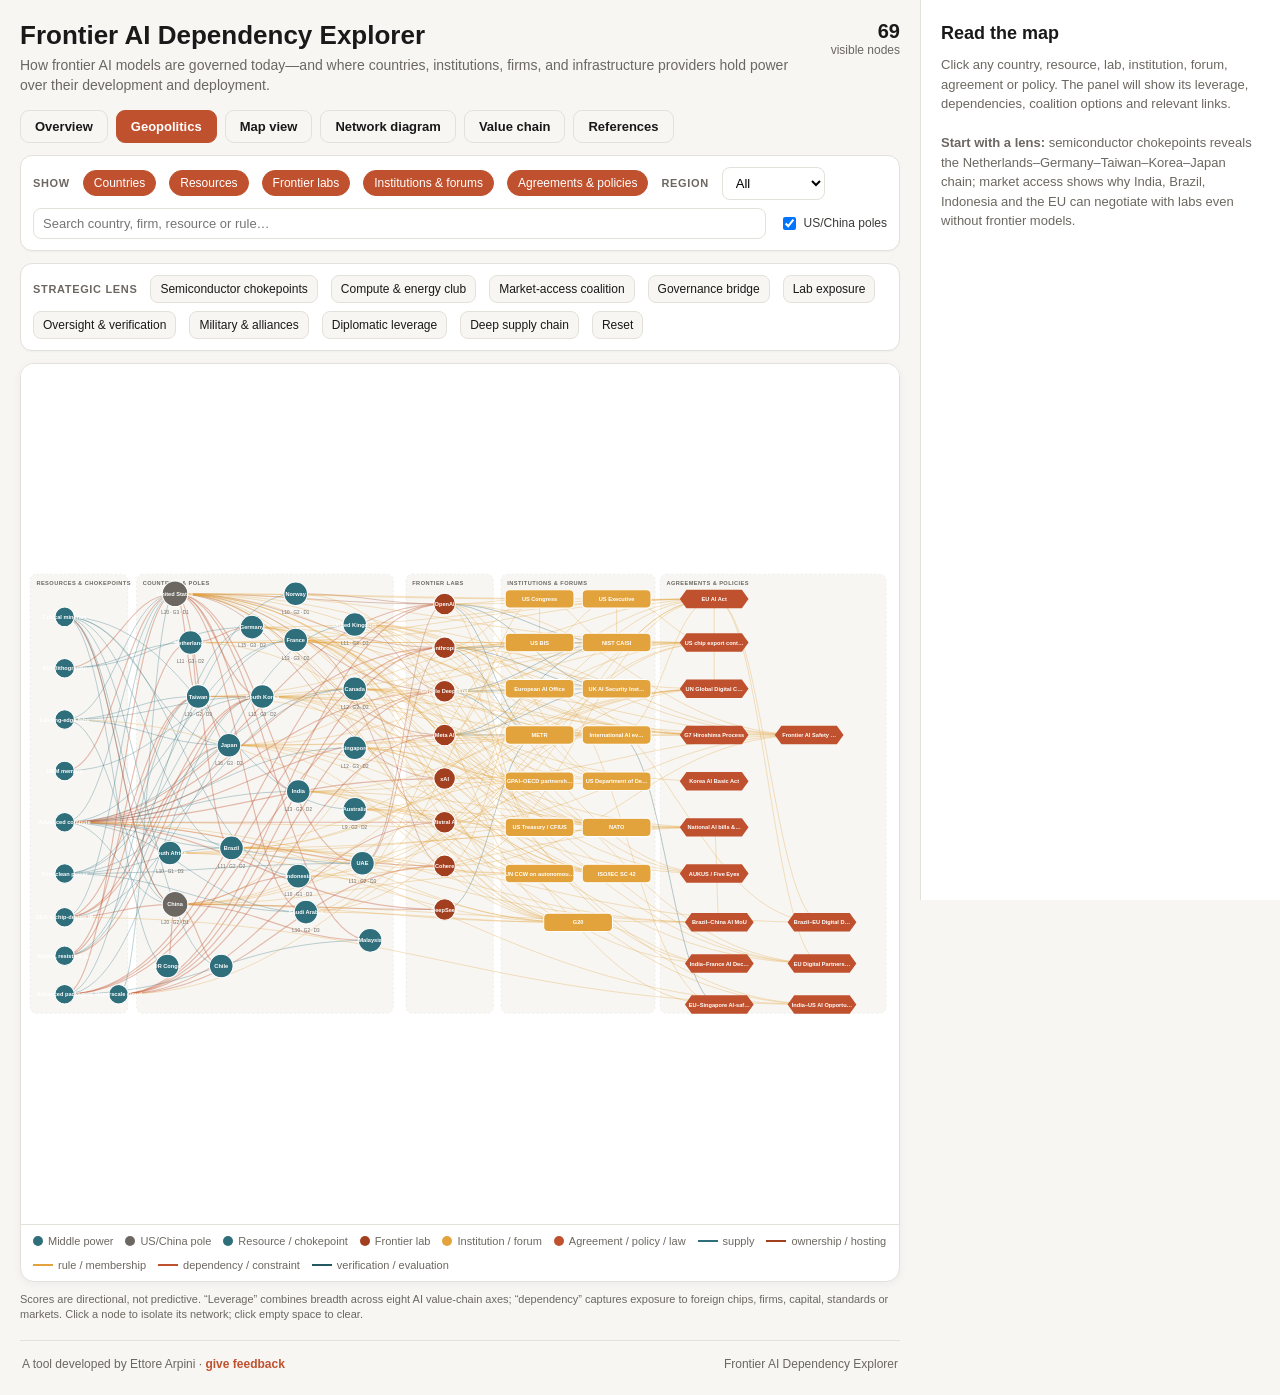
<file: public/frontier-ai-dependency-explorer/index.html>
<!doctype html>
<html lang="en">
<head>
<meta charset="utf-8" />
<meta name="viewport" content="width=device-width, initial-scale=1" />
<title>Frontier AI Dependency Explorer | Ettore Arpini</title>
<meta name="description" content="Explore how countries, frontier AI labs, institutions, and critical resources are connected across the global AI value chain." />
<meta name="robots" content="index, follow" />
<link rel="canonical" href="https://ettorearpini.com/frontier-ai-dependency-explorer/" />
<meta property="og:type" content="website" />
<meta property="og:url" content="https://ettorearpini.com/frontier-ai-dependency-explorer/" />
<meta property="og:title" content="Frontier AI Dependency Explorer" />
<meta property="og:description" content="An interactive map of the countries, institutions, resources, and dependencies shaping frontier AI." />
<meta property="og:image" content="https://ettorearpini.com/og.png" />
<meta name="twitter:card" content="summary_large_image" />
<meta name="twitter:title" content="Frontier AI Dependency Explorer" />
<meta name="twitter:description" content="An interactive map of the countries, institutions, resources, and dependencies shaping frontier AI." />
<meta name="twitter:image" content="https://ettorearpini.com/og.png" />
<script type="application/ld+json">{"@context":"https://schema.org","@type":"WebApplication","name":"Frontier AI Dependency Explorer","url":"https://ettorearpini.com/frontier-ai-dependency-explorer/","description":"An interactive map of the countries, institutions, resources, and dependencies shaping frontier AI.","applicationCategory":"EducationalApplication","author":{"@type":"Person","name":"Ettore Arpini","url":"https://ettorearpini.com/"}}</script>
<style>
:root{--navy:#191919;--blue:#2F6E7B;--teal:#245863;--green:#2F6E7B;--amber:#E2A33C;--red:#C0512E;--purple:#A23F1F;--ink:#191919;--muted:#6c6760;--line:#e4e1db;--bg:#f7f6f3;--panel:#fff}
*{box-sizing:border-box} body{margin:0;font-family:Inter,-apple-system,BlinkMacSystemFont,"Segoe UI",Roboto,Helvetica,Arial,sans-serif;background:var(--bg);color:var(--ink)}
.app{display:grid;grid-template-columns:minmax(0,1fr) 360px;min-height:100vh}.main{min-width:0;padding:20px}.side{background:#fff;border-left:1px solid var(--line);padding:20px;overflow:auto;max-height:100vh;position:sticky;top:0}
h1{font-size:26px;color:var(--navy);margin:0 0 4px}.sub{margin:0;color:var(--muted);font-size:14px;line-height:1.45}.top{display:flex;gap:18px;justify-content:space-between;align-items:flex-start;margin-bottom:14px}.metric{font-size:12px;color:var(--muted);text-align:right;white-space:nowrap}.metric b{display:block;font-size:20px;color:var(--navy)}
.toolbar,.scenario-bar{background:#fff;border:1px solid var(--line);border-radius:12px;padding:11px 12px;margin:12px 0;display:flex;flex-wrap:wrap;gap:8px 13px;align-items:center;box-shadow:0 1px 2px rgba(16,47,85,.04)}
.label{font-size:11px;text-transform:uppercase;letter-spacing:.06em;color:var(--muted);font-weight:700}.chip{border:1px solid var(--line);background:#fff;border-radius:999px;padding:5px 10px;font-size:12px;cursor:pointer}.chip.on{background:var(--red);color:#fff;border-color:var(--red)}
select,input[type=search]{border:1px solid var(--line);border-radius:8px;padding:7px 9px;background:#fff;font-size:13px}.grow{flex:1;min-width:150px}.check{font-size:12px;color:#3a3a38;display:flex;gap:5px;align-items:center}.scenario{border:1px solid var(--line);background:#f7f6f3;color:var(--navy);border-radius:8px;padding:6px 9px;font-size:12px;cursor:pointer}.scenario.on{background:var(--amber);border-color:var(--amber);color:#fff}
.canvas-card{background:#fff;border:1px solid var(--line);border-radius:14px;overflow:hidden;box-shadow:0 2px 8px rgba(16,47,85,.05)}#map{display:block;width:100%;height:860px;background:linear-gradient(180deg,#fff 0,#ffffff 100%)}
.edge{fill:none;stroke-opacity:.38}.edge.dim{stroke-opacity:.05}.edge.active{stroke-opacity:.9;stroke-width:3.2}.node{cursor:pointer}.node circle,.node rect{stroke:#fff;stroke-width:2}.node.dim{opacity:.14}.node.active circle,.node.active rect{stroke:var(--amber);stroke-width:4}.node text{font-size:11px;pointer-events:none}.node .small{font-size:9px;fill:#6c6760}.cluster-label{font-size:11px;font-weight:800;letter-spacing:.08em;text-transform:uppercase;fill:#6c6760}.zone{fill:#f7f6f3;stroke:#e4e1db;stroke-dasharray:4 5}.legend{display:flex;gap:12px;flex-wrap:wrap;padding:10px 12px;font-size:11px;color:var(--muted);border-top:1px solid var(--line)}.dot{display:inline-block;width:10px;height:10px;border-radius:50%;margin-right:5px;vertical-align:-1px}.line{display:inline-block;width:20px;height:0;border-top:2px solid;margin-right:5px;vertical-align:3px}
.side h2{font-size:18px;color:var(--navy);margin:0 0 8px}.type{font-size:11px;font-weight:800;text-transform:uppercase;letter-spacing:.07em;color:var(--teal)}.scoregrid{display:grid;grid-template-columns:repeat(2,1fr);gap:7px;margin:13px 0}.score{border:1px solid var(--line);border-radius:9px;padding:8px}.score b{font-size:18px;color:var(--navy);display:block}.score span{font-size:10px;color:var(--muted);text-transform:uppercase}.body{font-size:13px;line-height:1.5;color:#3a3a38}.section{border-top:1px solid var(--line);padding-top:12px;margin-top:12px}.section h3{font-size:12px;color:var(--navy);text-transform:uppercase;letter-spacing:.06em;margin:0 0 7px}.dep{padding:8px 9px;border-left:3px solid var(--blue);background:#f7f6f3;border-radius:5px;margin:6px 0;font-size:12px;line-height:1.35}.risk{border-left-color:var(--red)}.opp{border-left-color:var(--green)}.source a{color:var(--blue);text-decoration:none}.source a:hover{text-decoration:underline}.empty{color:var(--muted);font-size:13px;line-height:1.5}.footnote{font-size:11px;color:var(--muted);margin-top:10px;line-height:1.4}
.tooltip{position:fixed;pointer-events:none;z-index:20;background:#191919;color:#fff;border-radius:7px;padding:7px 9px;font-size:11px;max-width:260px;opacity:0;transition:opacity .08s;box-shadow:0 4px 15px rgba(0,0,0,.2)}
.project-footer{display:flex;justify-content:space-between;gap:16px;flex-wrap:wrap;border-top:1px solid var(--line);margin-top:18px;padding:14px 2px 2px;color:var(--muted);font-size:12px;line-height:1.5}.project-footer a{color:var(--red);font-weight:650;text-decoration:none}.project-footer a:hover{text-decoration:underline}

.navtabs{display:flex;gap:8px;margin:4px 0 12px}.navtab{border:1px solid var(--line);background:#f7f6f3;color:var(--navy);border-radius:9px;padding:8px 14px;font-size:13px;font-weight:700;cursor:pointer}.navtab.on{background:var(--red);border-color:var(--red);color:#fff}.view.hide{display:none}.references-card{background:#fff;border:1px solid var(--line);border-radius:14px;padding:20px 22px;box-shadow:0 2px 8px rgba(16,47,85,.05)}.references-card h2{margin:0 0 5px;color:var(--navy);font-size:21px}.references-card .intro{margin:0 0 18px;color:var(--muted);font-size:13px;line-height:1.5}.ref-grid{display:grid;grid-template-columns:repeat(2,minmax(0,1fr));gap:14px}.ref-group{border:1px solid var(--line);border-radius:11px;padding:14px}.ref-group h3{margin:0 0 9px;color:var(--navy);font-size:13px;text-transform:uppercase;letter-spacing:.05em}.ref-list{margin:0;padding-left:19px}.ref-list li{margin:0 0 9px;font-size:12px;line-height:1.42;color:#3a3a38}.ref-list a{color:var(--blue);text-decoration:none;font-weight:650}.ref-list a:hover{text-decoration:underline}.ref-meta{display:block;color:var(--muted);font-size:11px;margin-top:2px}.method-box{margin-top:14px;padding:13px 15px;border-left:4px solid var(--amber);background:rgba(226,163,60,.12);border-radius:7px;font-size:12px;line-height:1.5;color:#6c6760}
.prov-box{margin:0 0 16px;padding:14px 16px;border:1px solid var(--line);background:#f7f6f3;border-radius:10px;font-size:12px;line-height:1.5;color:#3a3a38}.prov-box b{color:var(--navy)}
.conn-tools{display:flex;gap:8px;flex-wrap:wrap;align-items:center;margin:14px 0 9px}.conn-tools input,.conn-tools select{font-size:12px}.conn-table-wrap{overflow:auto;max-height:560px;border:1px solid var(--line);border-radius:10px}.conn-table{width:100%;border-collapse:collapse;font-size:11px}.conn-table th{position:sticky;top:0;background:var(--navy);color:#fff;text-align:left;padding:8px;z-index:1}.conn-table td{padding:8px;border-bottom:1px solid var(--line);vertical-align:top;line-height:1.35}.conn-table tr:hover td{background:#f7f6f3}.badge{display:inline-block;border-radius:999px;padding:2px 7px;font-size:10px;font-weight:750;white-space:nowrap}.b-direct{background:rgba(47,110,123,.10);color:#245863}.b-inference{background:rgba(226,163,60,.12);color:#9a6c14}.b-membership{background:rgba(47,110,123,.10);color:#245863}.b-regulatory{background:rgba(192,81,46,.10);color:#A23F1F}.srcchips a{display:inline-block;margin:0 4px 3px 0;padding:2px 6px;border:1px solid #e4e1db;border-radius:5px;color:var(--blue);text-decoration:none;background:#fff;font-weight:650}.srcchips a:hover{text-decoration:underline}.edge-note{font-size:11px;color:var(--muted);margin-top:3px}
@media(max-width:980px){.ref-grid{grid-template-columns:1fr}.app{grid-template-columns:1fr}.side{position:relative;max-height:none;border-left:0;border-top:1px solid var(--line)}#map{height:680px}.metric{display:none}}

.view-head{display:flex;justify-content:space-between;gap:18px;align-items:flex-start;margin:0 0 10px}.view-head h2{margin:0 0 4px;color:var(--navy);font-size:20px}.view-head p{margin:0;color:var(--muted);font-size:13px;line-height:1.45;max-width:860px}.view-note{font-size:11px;color:var(--muted);white-space:nowrap}.alt-svg{display:block;width:100%;height:760px;background:linear-gradient(180deg,#fff,#ffffff)}.mini-toolbar{background:#fff;border:1px solid var(--line);border-radius:11px;padding:9px 11px;margin:10px 0;display:flex;flex-wrap:wrap;gap:8px 12px;align-items:center}.world-land{fill:#f7f6f3;stroke:#e4e1db;stroke-width:1}.geo-line{fill:none;stroke-opacity:.5}.geo-node{cursor:pointer}.geo-node circle{stroke:#fff;stroke-width:2}.geo-node text{font-size:10px;fill:#3a3a38;font-weight:750;pointer-events:none;paint-order:stroke;stroke:#fff;stroke-width:3px;stroke-linejoin:round}.geo-node .value{font-size:8px;fill:#6c6760;stroke-width:2.5px}.geo-line{filter:drop-shadow(0 1px 0 rgba(255,255,255,.9))}.map-ocean-label{font-size:9px;fill:#6c6760;font-style:italic;letter-spacing:.06em}.network-label{font-size:10px;font-weight:750;fill:#3a3a38;pointer-events:none;paint-order:stroke;stroke:#fff;stroke-width:3px}.network-metric-panel{fill:#f7f6f3;stroke:#e4e1db}.network-panel-title{font-size:13px;font-weight:800;fill:#191919}.network-panel-text{font-size:10px;fill:#6c6760}.network-rank-bar{fill:rgba(47,110,123,.10)}.network-rank-fill{fill:#2F6E7B}.metric-pill{fill:#fff;stroke:#e4e1db}.metric-pill-label{font-size:8px;fill:#6c6760;text-transform:uppercase}.metric-pill-value{font-size:15px;font-weight:800;fill:#191919}.geo-node.active circle{stroke:var(--amber);stroke-width:4}.network-edge{fill:none;stroke-opacity:.28}.network-node{cursor:pointer}.network-node circle,.network-node rect,.network-node polygon{stroke:#fff;stroke-width:2}.network-node text{font-size:9px;font-weight:700;fill:#fff;pointer-events:none}.chain-stage{fill:#f7f6f3;stroke:#e4e1db}.chain-title{font-size:12px;font-weight:800;fill:var(--navy)}.chain-sub{font-size:8.5px;fill:var(--muted)}.chain-band-title{font-size:10px;font-weight:850;letter-spacing:.08em;fill:#6c6760}.chain-card{cursor:pointer}.chain-card rect{stroke:#fff;stroke-width:2}.chain-card text{font-size:8.6px;font-weight:700;fill:#fff;pointer-events:none}.chain-country rect{stroke:#fff;stroke-width:2}.chain-country text{font-size:8.5px;font-weight:750;fill:#fff;pointer-events:none}.chain-country .stage-tag{font-size:7.5px;fill:#6c6760;stroke:none}.chain-control rect{stroke:#fff;stroke-width:2}.chain-control text{font-size:8px;font-weight:720;fill:#fff;pointer-events:none}.chain-control-line{fill:none;stroke-width:1.45;stroke-opacity:.7}.chain-value-line{fill:none;stroke:#2F6E7B;stroke-width:1.25;stroke-opacity:.52}.chain-arrow{stroke:#6c6760;stroke-width:2;fill:none;marker-end:url(#arrow)}.chain-dependency{stroke:var(--red);stroke-width:1.5;stroke-dasharray:4 3;fill:none}.view-legend{display:flex;gap:12px;flex-wrap:wrap;padding:9px 12px;border-top:1px solid var(--line);font-size:11px;color:var(--muted)}
@media(max-width:980px){.alt-svg{height:620px}.view-note{display:none}.navtabs{overflow:auto;white-space:nowrap}}

.overview-grid{display:grid;grid-template-columns:1.15fr .85fr;gap:14px;margin:10px 0 0}.overview-card{background:#fff;border:1px solid var(--line);border-radius:14px;padding:16px 18px;box-shadow:0 2px 8px rgba(16,47,85,.05)}.overview-card h3{margin:0 0 6px;color:var(--navy);font-size:15px}.overview-card p{margin:0;color:var(--muted);font-size:12px;line-height:1.5}.overview-kpis{display:grid;grid-template-columns:repeat(4,1fr);gap:10px;margin:10px 0 14px}.overview-kpi{background:#fff;border:1px solid var(--line);border-radius:11px;padding:11px}.overview-kpi b{display:block;color:var(--navy);font-size:20px}.overview-kpi span{font-size:10px;color:var(--muted);text-transform:uppercase;letter-spacing:.05em}.overview-svg{display:block;width:100%;height:720px;background:linear-gradient(180deg,#fff,#ffffff)}.ov-band{fill:#f7f6f3;stroke:#e4e1db}.ov-band-title{font-size:11px;font-weight:850;letter-spacing:.08em;fill:#6c6760}.ov-card{cursor:pointer}.ov-card rect{stroke:#fff;stroke-width:2}.ov-card text{font-size:9px;font-weight:750;fill:#fff;pointer-events:none}.ov-card .ov-sub{font-size:7.5px;font-weight:500;fill:#fff;opacity:.9}.ov-arrow{fill:none;stroke-width:1.7;stroke-opacity:.55;marker-end:url(#ovArrow)}.ov-label{font-size:9px;fill:#6c6760;font-weight:700}.ov-question{font-size:18px;font-weight:850;fill:#191919}.ov-answer{font-size:10px;fill:#6c6760}.ov-power{fill:#fff;stroke:#e4e1db}.ov-power-title{font-size:10px;font-weight:800;fill:#191919}.ov-power-copy{font-size:8px;fill:#6c6760}.overview-note{padding:10px 12px;border-left:4px solid var(--amber);background:rgba(226,163,60,.12);border-radius:7px;font-size:12px;color:#6c6760;line-height:1.5;margin-top:12px}@media(max-width:980px){.overview-grid{grid-template-columns:1fr}.overview-kpis{grid-template-columns:repeat(2,1fr)}.overview-svg{height:620px}}
</style>
</head>
<body>
<div class="app"><main class="main">
<div class="top"><div><h1>Frontier AI Dependency Explorer</h1><p class="sub">How frontier AI models are governed today—and where countries, institutions, firms, and infrastructure providers hold power over their development and deployment.</p></div><div class="metric"><b id="visibleCount">0</b>visible nodes</div></div>
<div class="navtabs" role="tablist" aria-label="Resource views">
<button class="navtab" data-view="overviewview" role="tab" aria-selected="false">Overview</button>
<button class="navtab on" data-view="mapview" role="tab" aria-selected="true">Geopolitics</button>
<button class="navtab" data-view="worldview" role="tab" aria-selected="false">Map view</button>
<button class="navtab" data-view="networkview" role="tab" aria-selected="false">Network diagram</button>
<button class="navtab" data-view="chainview" role="tab" aria-selected="false">Value chain</button>
<button class="navtab" data-view="refsview" role="tab" aria-selected="false">References</button>
</div>

<div class="view hide" id="overviewview">
<div class="view-head"><div><h2>How frontier AI is governed—and who holds power</h2><p>A simplified system view. The model is at the center. Infrastructure and country capabilities enable it from below; institutions, laws, security bodies, and evaluators constrain it from above. Power comes from controlling something the model developer cannot easily replace.</p></div><div class="view-note">Start here · click any card to inspect evidence</div></div>
<div class="overview-kpis"><div class="overview-kpi"><b>4</b><span>Governance mechanisms</span></div><div class="overview-kpi"><b>6</b><span>Critical dependency layers</span></div><div class="overview-kpi"><b>19</b><span>Middle-power countries</span></div><div class="overview-kpi"><b>8</b><span>Frontier / adjacent labs</span></div></div>
<div class="canvas-card"><svg id="overviewmap" class="overview-svg" viewBox="0 0 1400 720" role="img" aria-label="Simplified frontier AI governance and power map"></svg></div>
<div class="overview-grid"><div class="overview-card"><h3>What governs frontier models today?</h3><p>A layered patchwork rather than a single regime: company commitments and third-party evaluations; national executive and legislative authority; market regulation such as the EU AI Act; export controls and national-security procurement; and diplomatic or standards processes that shape expectations but rarely bind labs directly.</p></div><div class="overview-card"><h3>Where does country power come from?</h3><p>Control over scarce inputs, market access, energy and compute, capital, military procurement, legal jurisdiction, verification capacity, or diplomatic coalition-building. The strongest leverage is often narrow—and becomes power only when a government or institution is willing and able to use it.</p></div></div>
<div class="overview-note"><b>Core insight:</b> frontier labs remain concentrated in the United States and China, but the system they depend on is not. The governance opportunity lies in connecting distributed chokepoints and political authority into coordinated conditions on access, deployment, and safety.</div>
</div>

<div class="view" id="mapview">
<div class="toolbar">
<span class="label">Show</span><button class="chip on" data-kind="country">Countries</button><button class="chip on" data-kind="resource">Resources</button><button class="chip on" data-kind="lab">Frontier labs</button><button class="chip on" data-kind="institution">Institutions & forums</button><button class="chip on" data-kind="policy">Agreements & policies</button>
<span class="label">Region</span><select id="region"><option>All</option></select>
<input class="grow" id="search" type="search" placeholder="Search country, firm, resource or rule…" />
<label class="check"><input id="poles" type="checkbox" checked> US/China poles</label>
</div>
<div class="scenario-bar"><span class="label">Strategic lens</span><button class="scenario" data-scenario="chips">Semiconductor chokepoints</button><button class="scenario" data-scenario="compute">Compute & energy club</button><button class="scenario" data-scenario="markets">Market-access coalition</button><button class="scenario" data-scenario="governance">Governance bridge</button><button class="scenario" data-scenario="labs">Lab exposure</button><button class="scenario" data-scenario="oversight">Oversight & verification</button><button class="scenario" data-scenario="military">Military & alliances</button><button class="scenario" data-scenario="diplomacy">Diplomatic leverage</button><button class="scenario" data-scenario="deepchain">Deep supply chain</button><button class="scenario" data-scenario="reset">Reset</button></div>
<div class="canvas-card"><svg id="map" viewBox="0 0 1710 900" role="img" aria-label="Interactive network map"></svg>
<div class="legend">
<span><i class="dot" style="background:#2F6E7B"></i>Middle power</span><span><i class="dot" style="background:#6c6760"></i>US/China pole</span><span><i class="dot" style="background:#2F6E7B"></i>Resource / chokepoint</span><span><i class="dot" style="background:#A23F1F"></i>Frontier lab</span><span><i class="dot" style="background:#E2A33C"></i>Institution / forum</span><span><i class="dot" style="background:#C0512E"></i>Agreement / policy / law</span>
<span><i class="line" style="border-color:#2F6E7B"></i>supply</span><span><i class="line" style="border-color:#A23F1F"></i>ownership / hosting</span><span><i class="line" style="border-color:#E2A33C"></i>rule / membership</span><span><i class="line" style="border-color:#C0512E"></i>dependency / constraint</span><span><i class="line" style="border-color:#245863"></i>verification / evaluation</span>
</div></div>
<p class="footnote">Scores are directional, not predictive. “Leverage” combines breadth across eight AI value-chain axes; “dependency” captures exposure to foreign chips, firms, capital, standards or markets. Click a node to isolate its network; click empty space to clear.</p>
</div>

<div class="view hide" id="worldview">
<div class="view-head"><div><h2>Geographic distribution of leverage</h2><p>A true geographic projection of the countries in the dataset. Circle area reflects the selected power metric; color reflects coalition role. Curved lines show documented bilateral agreements, strategic dependencies, and supply relationships.</p></div><div class="view-note">Robinson projection · country positions are geographic</div></div>
<div class="mini-toolbar"><span class="label">Size nodes by</span><select id="geoMetric"><option value="leverage">Leverage breadth</option><option value="dependency">External dependency</option><option value="governance">Governance maturity</option><option value="connections">Network degree</option></select><span class="label">Lines</span><button class="chip geo-filter on" data-geo="policy">AI agreements</button><button class="chip geo-filter on" data-geo="dependency">Strategic dependencies</button><button class="chip geo-filter" data-geo="supply">Supply links</button><label class="check"><input id="geoPoles" type="checkbox" checked> US/China poles</label></div>
<div class="canvas-card"><svg id="worldmap" class="alt-svg" viewBox="0 0 1200 680" role="img" aria-label="Geographic map of AI leverage"></svg><div class="view-legend"><span><i class="dot" style="background:#2F6E7B"></i>Anchor</span><span><i class="dot" style="background:#2F6E7B"></i>Bridge</span><span><i class="dot" style="background:#E2A33C"></i>Engage</span><span><i class="dot" style="background:#C0512E"></i>Counterpart</span><span><i class="dot" style="background:#6c6760"></i>System pole</span></div></div>
</div>
<div class="view hide" id="networkview">
<div class="view-head"><div><h2>Actor and dependency network</h2><p>A topology-first view. Countries sit in the center; resources, labs, institutions, and agreements form surrounding rings. Use the filters to isolate the actor system and click any node to inspect its evidence.</p></div><div class="view-note">Position shows relationship structure, not geography</div></div>
<div class="mini-toolbar"><span class="label">Density</span><select id="networkDensity"><option value="core">Core network</option><option value="all">All documented nodes</option></select><span class="label">Node size</span><select id="networkMetric"><option value="pagerank">PageRank</option><option value="betweenness">Betweenness centrality</option><option value="degree">Degree centrality</option><option value="weightedDegree">Weighted degree</option></select><span class="label">Emphasis</span><select id="networkEmphasis"><option value="all">All relationships</option><option value="dependency">Dependencies</option><option value="rule">Rules & membership</option><option value="verification">Verification</option><option value="supply">Supply</option></select></div>
<div class="overview-card" id="networkMetricExplainer" style="margin:10px 0 14px"><h3>PageRank: influence through influential connections</h3><p>A higher score means the actor is connected to other actors that are themselves central. It highlights system-level influence, not simply the number of direct links.</p></div>
<div class="canvas-card"><svg id="networkmap" class="alt-svg" viewBox="0 0 1200 720" role="img" aria-label="AI actor network diagram"></svg><div class="view-legend"><span><i class="dot" style="background:#2F6E7B"></i>Country</span><span><i class="dot" style="background:#2F6E7B"></i>Resource</span><span><i class="dot" style="background:#A23F1F"></i>Lab</span><span><i class="dot" style="background:#E2A33C"></i>Institution</span><span><i class="dot" style="background:#C0512E"></i>Agreement / policy</span></div></div>
</div>
<div class="view hide" id="chainview">
<div class="view-head"><div><h2>AI value chain and control points</h2><p>Read this view vertically. Countries sit in the middle, aligned to the stages where they add value. The resources and capabilities they contribute run left-to-right underneath. Governance, security and verification bodies sit above and connect to the specific stages they regulate, procure, secure or test.</p></div><div class="view-note">Click any card for evidence and dependencies</div></div>
<div class="mini-toolbar"><span class="label">Layers</span><button class="chip chain-filter on" data-chain="actors">Countries & labs</button><button class="chip chain-filter on" data-chain="governance">Governance, security & verification</button><button class="chip chain-filter on" data-chain="dependencies">Cross-stage dependencies</button></div>
<div class="canvas-card"><svg id="chainmap" class="alt-svg" viewBox="0 0 1500 720" role="img" aria-label="AI value chain view"></svg><div class="view-legend"><span><i class="dot" style="background:#2F6E7B"></i>Country / pole</span><span><i class="dot" style="background:#A23F1F"></i>Frontier lab</span><span><i class="dot" style="background:#E2A33C"></i>Institution</span><span><i class="dot" style="background:#C0512E"></i>Agreement / policy</span><span><i class="line" style="border-color:#C0512E"></i>critical dependency</span></div></div>
</div>
<div class="view hide" id="refsview">
<div class="references-card">
<h2>References and source notes</h2>
<p class="intro">The map synthesizes official policy documents, company disclosures, institutional sources and specialist research. The register below shows the evidence behind every line in the network—not only the general bibliography.</p>
<div class="prov-box"><b>How to read the evidence.</b> A <b>direct</b> connection is explicitly documented (for example, OpenAI’s Stargate UAE project). A <b>membership</b> connection comes from an official participant list. A <b>regulatory</b> connection reflects the legal scope of a rule. An <b>analytical inference</b> combines documented upstream positions into a dependency claim—for example, that leading-edge fabs depend on Dutch–German EUV equipment. Inferences are marked rather than presented as contractual relationships. Lines are visually undirected; the register states the direction and meaning.</div>
<h3 style="margin:0;color:var(--navy);font-size:15px">Connection evidence register</h3>
<div class="conn-tools"><input id="connSearch" type="search" placeholder="Search a country, lab or source…"><select id="connType"><option value="All">All relationship types</option><option value="supply">Supply</option><option value="dependency">Dependency</option><option value="ownership">Ownership / hosting / capital</option><option value="rule">Rule / membership</option><option value="verification">Verification / evaluation</option></select><select id="connBasis"><option value="All">All evidence bases</option><option value="direct">Direct</option><option value="membership">Membership</option><option value="regulatory">Regulatory</option><option value="inference">Analytical inference</option></select></div>
<div class="conn-table-wrap"><table class="conn-table"><thead><tr><th>Connection</th><th>Meaning</th><th>Basis</th><th>Sources</th></tr></thead><tbody id="connBody"></tbody></table></div>
<h3 style="margin:22px 0 10px;color:var(--navy);font-size:15px">Source library</h3>
<div class="ref-grid">
<section class="ref-group"><h3>Semiconductors and critical inputs</h3><ol class="ref-list">
<li><a href="https://www.asml.com/en/technology/lithography-principles/euv-lithography" target="_blank" rel="noopener">ASML — EUV lithography</a><span class="ref-meta">Equipment chokepoint and advanced-node manufacturing.</span></li>
<li><a href="https://investor.tsmc.com/english/quarterly-results/2026/q1" target="_blank" rel="noopener">TSMC — investor and capacity reporting</a><span class="ref-meta">Leading-edge fabrication and advanced packaging.</span></li>
<li><a href="https://news.skhynix.com/category/technology/hbm/" target="_blank" rel="noopener">SK hynix — HBM technology</a><span class="ref-meta">High-bandwidth memory supply and roadmap.</span></li>
<li><a href="https://www.iea.org/reports/global-critical-minerals-outlook-2025" target="_blank" rel="noopener">IEA — Global Critical Minerals Outlook 2025</a><span class="ref-meta">Mining, refining concentration and supply risks.</span></li>
<li><a href="https://www.usgs.gov/centers/national-minerals-information-center/critical-minerals" target="_blank" rel="noopener">USGS — critical minerals information</a><span class="ref-meta">Country production and mineral-resource context.</span></li>
</ol></section>
<section class="ref-group"><h3>Compute, energy and frontier labs</h3><ol class="ref-list">
<li><a href="https://openai.com/index/announcing-the-stargate-project/" target="_blank" rel="noopener">OpenAI — Stargate announcement</a><span class="ref-meta">US compute buildout and infrastructure partnerships.</span></li>
<li><a href="https://www.anthropic.com/news" target="_blank" rel="noopener">Anthropic — company announcements</a><span class="ref-meta">Model, cloud and capital relationships.</span></li>
<li><a href="https://deepmind.google/discover/blog/" target="_blank" rel="noopener">Google DeepMind — official updates</a><span class="ref-meta">Frontier-model activity and UK–US institutional exposure.</span></li>
<li><a href="https://mistral.ai/news" target="_blank" rel="noopener">Mistral AI — company announcements</a><span class="ref-meta">European frontier-adjacent model capacity.</span></li>
<li><a href="https://www.iea.org/reports/energy-and-ai" target="_blank" rel="noopener">IEA — Energy and AI</a><span class="ref-meta">Power demand, grid constraints and data-centre geography.</span></li>
</ol></section>
<section class="ref-group"><h3>Legislation and regulatory leverage</h3><ol class="ref-list">
<li><a href="https://digital-strategy.ec.europa.eu/en/policies/regulatory-framework-ai" target="_blank" rel="noopener">European Commission — EU AI Act</a><span class="ref-meta">Scope, implementation timeline and extraterritorial market effects.</span></li>
<li><a href="https://www.bis.gov/press-release/commerce-strengthens-export-controls-restrict-chinas-capability-produce-advanced-semiconductors-military" target="_blank" rel="noopener">US BIS — advanced semiconductor export controls</a><span class="ref-meta">Chip, equipment and destination constraints.</span></li>
<li><a href="https://www.msit.go.kr/eng/index.do" target="_blank" rel="noopener">Republic of Korea MSIT — AI policy</a><span class="ref-meta">Korea’s AI Basic Act and implementation materials.</span></li>
<li><a href="https://www.gov.br/mcti/pt-br/acompanhe-o-mcti/transformacaodigital/estrategia-brasileira-de-inteligencia-artificial" target="_blank" rel="noopener">Brazil MCTI — national AI strategy</a><span class="ref-meta">Brazilian governance and institutional context.</span></li>
<li><a href="https://www.meity.gov.in/" target="_blank" rel="noopener">India MeitY — AI and digital policy</a><span class="ref-meta">IndiaAI, digital public infrastructure and governance initiatives.</span></li>
</ol></section>
<section class="ref-group"><h3>International forums and standards</h3><ol class="ref-list">
<li><a href="https://www.aisi.gov.uk/blog/international-ai-network-consensus-and-open-questions" target="_blank" rel="noopener">International Network of AI Safety Institutes</a><span class="ref-meta">Cross-national evaluation and measurement cooperation.</span></li>
<li><a href="https://oecd.ai/en/about/about-gpai" target="_blank" rel="noopener">OECD — GPAI partnership</a><span class="ref-meta">Membership and institutional integration.</span></li>
<li><a href="https://www.un.org/digital-emerging-technologies/global-digital-compact" target="_blank" rel="noopener">United Nations — Global Digital Compact</a><span class="ref-meta">Universal political framework for digital and AI cooperation.</span></li>
<li><a href="https://www.mofa.go.jp/policy/economy/summit/hiroshima23/en/documents/" target="_blank" rel="noopener">G7 Hiroshima AI Process</a><span class="ref-meta">International guiding principles and code of conduct.</span></li>
<li><a href="https://www.gov.uk/government/publications/frontier-ai-safety-commitments-ai-seoul-summit-2024/frontier-ai-safety-commitments-ai-seoul-summit-2024" target="_blank" rel="noopener">Frontier AI Safety Commitments — Seoul AI Summit 2024</a><span class="ref-meta">Voluntary company commitments to publish frontier-safety frameworks, identify severe-risk thresholds and define mitigations. Sixteen original signatories; four organisations were added by February 2025.</span></li>
<li><a href="https://www.oecd.org/en/topics/sub-issues/ai-principles.html" target="_blank" rel="noopener">OECD AI Principles</a><span class="ref-meta">Baseline intergovernmental principles used across policy forums.</span></li>
</ol></section>
<section class="ref-group"><h3>Power-holding and verification institutions</h3><ol class="ref-list">
<li><a href="https://www.congress.gov/" target="_blank" rel="noopener">United States Congress</a><span class="ref-meta">Federal legislation, appropriations, investigations, hearings and statutory authority affecting AI developers and executive agencies.</span></li>
<li><a href="https://www.whitehouse.gov/releases/2025/07/white-house-unveils-americas-ai-action-plan/" target="_blank" rel="noopener">White House — America’s AI Action Plan</a><span class="ref-meta">Executive direction across infrastructure, procurement, diplomacy, security and agency implementation.</span></li>
<li><a href="https://www.bis.gov/about-bis/bis-leadership-and-offices/OTE/emerging-technology-division" target="_blank" rel="noopener">US Bureau of Industry and Security</a><span class="ref-meta">Export-control design, licensing and enforcement for advanced chips, equipment and emerging technologies.</span></li>
<li><a href="https://www.nist.gov/caisi" target="_blank" rel="noopener">NIST Center for AI Standards and Innovation (CAISI)</a><span class="ref-meta">US-government testing, standards and collaborative research interface with commercial AI developers.</span></li>
<li><a href="https://digital-strategy.ec.europa.eu/en/policies/ai-office" target="_blank" rel="noopener">European AI Office</a><span class="ref-meta">Central EU implementation and enforcement capacity for general-purpose AI under the AI Act.</span></li>
<li><a href="https://www.aisi.gov.uk/" target="_blank" rel="noopener">UK AI Security Institute</a><span class="ref-meta">State-backed model evaluations, measurement science and risk-mitigation research.</span></li>
<li><a href="https://metr.org/risk-assessment/" target="_blank" rel="noopener">METR</a><span class="ref-meta">Independent third-party evaluations of autonomous and AI-R&amp;D capabilities, including pre-deployment work with frontier developers.</span></li>
</ol></section>
<section class="ref-group"><h3>Independent research added in this revision</h3><ol class="ref-list">
<li><a href="https://www.oecd.org/content/dam/oecd/en/publications/reports/2025/06/mapping-the-semiconductor-value-chain_5ba52971/4154cdbf-en.pdf" target="_blank" rel="noopener">OECD — Mapping the semiconductor value chain (2025)</a><span class="ref-meta">Cross-country dependencies, bottlenecks and supply-chain segmentation used to test the original report.</span></li>
<li><a href="https://epoch.ai/data-insights/ai-chip-supply-chain-constraints" target="_blank" rel="noopener">Epoch AI — AI-chip supply-chain constraints (2026)</a><span class="ref-meta">Evidence that HBM and advanced packaging, not only leading-edge logic, became binding constraints.</span></li>
<li><a href="https://www.nato.int/en/about-us/official-texts-and-resources/official-texts/2024/07/10/summary-of-natos-revised-artificial-intelligence-ai-strategy" target="_blank" rel="noopener">NATO — revised AI strategy</a><span class="ref-meta">Alliance-level military adoption, interoperability, responsible-use principles and protection from adversarial AI.</span></li>
<li><a href="https://www.nato.int/en/what-we-do/deterrence-and-defence/emerging-and-disruptive-technologies" target="_blank" rel="noopener">NATO — emerging and disruptive technologies</a><span class="ref-meta">Data and AI Review Board and institutional machinery for military AI assurance.</span></li>
<li><a href="https://documents.unoda.org/Convention_on_Certain_Conventional_Weapons_-Group_of_Governmental_Experts_on_Lethal_Autonomous_Weapons_Systems_%282025%29/CCW-GGE.1-2025-WP.7.pdf" target="_blank" rel="noopener">UN CCW GGE on lethal autonomous weapons (2025)</a><span class="ref-meta">The principal multilateral negotiating track on autonomous weapons and human control.</span></li>
<li><a href="https://home.treasury.gov/policy-issues/international/outbound-investment-program" target="_blank" rel="noopener">US Treasury — Outbound Investment Security Program</a><span class="ref-meta">Capital-control leverage over semiconductors, quantum technology and specified AI systems in countries of concern.</span></li>
<li><a href="https://home.treasury.gov/news/press-releases/jy1728" target="_blank" rel="noopener">US Treasury — CFIUS authority</a><span class="ref-meta">Foreign-investment screening as a national-security lever over ownership, technology transfer and critical infrastructure.</span></li>
<li><a href="https://www.iso.org/committee/6794475.html" target="_blank" rel="noopener">ISO/IEC JTC 1/SC 42 — Artificial intelligence</a><span class="ref-meta">International technical standards that can become procurement requirements, conformity benchmarks and regulatory infrastructure.</span></li>
<li><a href="https://www.defense.gov/News/Releases/Release/Article/4354916/the-war-department-unleashes-ai-on-new-genaimil-platform/" target="_blank" rel="noopener">US Department of Defense — GenAI.mil</a><span class="ref-meta">Defense procurement and deployment can confer market, validation and security leverage on model and cloud providers.</span></li>
<li><a href="https://www.bis.gov/press-release/department-commerce-announces-rescission-biden-era-artificial-intelligence-diffusion-rule-strengthens" target="_blank" rel="noopener">US BIS — rescission of AI Diffusion Rule (2025)</a><span class="ref-meta">Corrects the attached report’s treatment: the January 2025 diffusion framework was rescinded before compliance, while chip-related controls continued.</span></li>
</ol></section>
<section class="ref-group"><h3>Cross-country evidence</h3><ol class="ref-list">
<li><a href="https://hai.stanford.edu/ai-index/2025-ai-index-report" target="_blank" rel="noopener">Stanford HAI — AI Index Report 2025</a><span class="ref-meta">Talent, models, investment and national capabilities.</span></li>
<li><a href="https://oxfordinsights.com/ai-readiness/ai-readiness-index/" target="_blank" rel="noopener">Oxford Insights — Government AI Readiness Index</a><span class="ref-meta">State capacity and governance comparisons.</span></li>
<li><a href="https://www.global-index.ai/" target="_blank" rel="noopener">Tortoise — Global AI Index</a><span class="ref-meta">National implementation, talent and infrastructure indicators.</span></li>
<li><a href="https://www.eiu.com/n/campaigns/democracy-index-2024/" target="_blank" rel="noopener">Economist Intelligence Unit — Democracy Index 2024</a><span class="ref-meta">Regime classifications used in the underlying assessment.</span></li>
</ol></section>
<section class="ref-group"><h3>Underlying analytical resource</h3><ol class="ref-list">
<li><a href="AI_Value_Chain_Leverage_Report.pdf" target="_blank" rel="noopener">The Map of Leverage: AI value-chain leverage assessment</a><span class="ref-meta">Prepared for Ettore Arpini, June 2026. Country scores use eight axes: minerals; equipment/design/IP; fabrication/packaging/memory; compute/data centres/energy; capital; models/talent; market/data/DPI; and governance/convening.</span></li>
<li><b>Interpretation rule</b><span class="ref-meta">The index rewards breadth, while the network highlights narrow chokepoints and asymmetric dependencies that a simple score can obscure.</span></li>
</ol></section>
</div>
<div class="ref-group"><h3>Bilateral and minilateral AI agreements</h3><ul class="ref-list">
<li><a href="https://www.gov.br/mdic/pt-br/assuntos/noticias/2025/maio/na-china-mdic-assina-parcerias-para-economia-digital" target="_blank" rel="noopener">Brazil–China AI memorandum (MDIC, May 2025)</a><span class="ref-meta">Official Brazilian account: infrastructure, research, applications, safety risks and skills cooperation.</span></li>
<li><a href="https://www.gov.br/secom/en/latest-news/2025/02/brazil-european-union-strengthen-cooperation-in-digital-governance-reaffirm-legal-frameworks-for-digital-area" target="_blank" rel="noopener">Brazil–EU Digital Dialogue work plan</a><span class="ref-meta">Parallel cooperation channel on AI and digital governance.</span></li>
<li><a href="https://www.mea.gov.in/bilateral-documents.htm?dtl/39034/IndiaFrance_Declaration_on_Artificial_Intelligence_February_12_2025=" target="_blank" rel="noopener">India–France Declaration on AI</a><span class="ref-meta">Bilateral cooperation on trustworthy AI, research, standards and inclusive access.</span></li>
<li><a href="https://digital-strategy.ec.europa.eu/en/policies/partnerships" target="_blank" rel="noopener">EU Digital Partnerships</a><span class="ref-meta">Formal partnerships with Japan, Korea, Singapore and Canada.</span></li>
<li><a href="https://digital-strategy.ec.europa.eu/en/news/eu-and-singapore-strengthen-cooperation-ai-safety" target="_blank" rel="noopener">EU–Singapore AI-safety arrangement</a><span class="ref-meta">Testing, evaluations, benchmarks, standards and research cooperation.</span></li>
<li><a href="https://www.mea.gov.in/bilateral-documents?dtl/40801/Joint_Statement_on_the_IndiaUS_AI_Opportunity_Partnership_A_Bilateral_Addendum_to_the_Pax_Silica_Declaration=" target="_blank" rel="noopener">India–US AI Opportunity Partnership</a><span class="ref-meta">AI infrastructure, research and secure supply-chain cooperation.</span></li>
</ul></div>
<div class="method-box"><b>Data vintage:</b> principally 2024–July 2026. <b>Independent review:</b> the report was treated as a hypothesis set and checked against OECD supply-chain mapping, official regulatory and alliance documents, institutional sources and recent bottleneck research. The map now distinguishes direct evidence, formal membership, regulatory reach and analytical inference. <b>Correction:</b> the January 2025 US AI Diffusion Rule was rescinded before compliance; the map therefore represents current BIS chip controls and licensing power rather than that superseded tier system.  Announced investments, planned gigawatts, ownership stakes, export-control rules and legislative status can change quickly. The map is designed as a strategic orientation tool rather than a definitive supply-chain model.</div>
</div></div>
<footer class="project-footer"><span>A tool developed by Ettore Arpini · <a href="https://www.admonymous.co/arpini" target="_blank" rel="noopener">give feedback</a></span><span>Frontier AI Dependency Explorer</span></footer>
</main><aside class="side" id="detail"><div class="empty"><h2>Read the map</h2>Click any country, resource, lab, institution, forum, agreement or policy. The panel will show its leverage, dependencies, coalition options and relevant links.<br><br><b>Start with a lens:</b> semiconductor chokepoints reveals the Netherlands–Germany–Taiwan–Korea–Japan chain; market access shows why India, Brazil, Indonesia and the EU can negotiate with labs even without frontier models.</div></aside></div>
<div class="tooltip" id="tip"></div>
<script>
const C={country:'#2F6E7B',pole:'#6c6760',resource:'#2F6E7B',lab:'#A23F1F',institution:'#E2A33C',policy:'#C0512E'};
const nodes=[
// resources
{id:'minerals',label:'Critical minerals',kind:'resource',x:85,y:105,summary:'Rare earths, gallium, lithium, nickel and specialty metals that feed the semiconductor and energy stack.'},
{id:'euv',label:'EUV lithography',kind:'resource',x:85,y:205,summary:'The hardest equipment chokepoint in advanced semiconductor manufacturing.'},
{id:'fab',label:'Leading-edge fabs',kind:'resource',x:85,y:305,summary:'Advanced logic fabrication and packaging, especially TSMC and CoWoS.'},
{id:'hbm',label:'HBM memory',kind:'resource',x:85,y:405,summary:'High-bandwidth memory required by frontier accelerators.'},
{id:'compute',label:'Advanced compute',kind:'resource',x:85,y:505,summary:'AI accelerators, sovereign clusters, hyperscale data centres and cloud access.'},
{id:'energy',label:'Firm clean power',kind:'resource',x:85,y:605,summary:'Reliable, scalable electricity increasingly constraining AI deployment.'},
// countries
{id:'US',label:'United States',kind:'pole',region:'Americas',x:300,y:60,lev:20,gov:3,dep:1,summary:'Frontier-model, GPU, cloud, capital and export-control pole.',risk:'Concentration creates extraterritorial dependence for nearly every other node.'},
{id:'CN',label:'China',kind:'pole',region:'East Asia',x:300,y:665,lev:20,gov:2,dep:1,summary:'Model, market, manufacturing and critical-mineral processing pole.',risk:'Export controls and geopolitical rivalry fragment the stack.'},
{id:'NL',label:'Netherlands',kind:'country',region:'Europe',tier:'Bridge',x:330,y:155,lev:11,gov:3,dep:2,summary:'ASML gives the Netherlands a near-irreplaceable equipment chokepoint.',opp:'Can trade export-control alignment for security guarantees, industrial investment and governance influence.'},
{id:'DE',label:'Germany',kind:'country',region:'Europe',tier:'Bridge',x:450,y:125,lev:15,gov:3,dep:2,summary:'Zeiss optics and Trumpf lasers sit inside the EUV dependency chain; Germany also shapes EU implementation.'},
{id:'TW',label:'Taiwan',kind:'country',region:'East Asia',tier:'Engage',x:345,y:260,lev:10,gov:2,dep:3,summary:'TSMC and CoWoS make Taiwan the most indispensable manufacturing node.',risk:'High military and diplomatic exposure limits formal coalition participation.'},
{id:'KR',label:'South Korea',kind:'country',region:'East Asia',tier:'Bridge',x:470,y:260,lev:12,gov:3,dep:2,summary:'Samsung and SK Hynix dominate advanced memory; Korea also has a mature AI-governance ecosystem.'},
{id:'JP',label:'Japan',kind:'country',region:'East Asia',tier:'Bridge',x:405,y:355,lev:16,gov:3,dep:2,summary:'Materials, equipment, capital and convening power give Japan unusually broad leverage.'},
{id:'IN',label:'India',kind:'country',region:'South Asia',tier:'Anchor',x:540,y:445,lev:13,gov:2,dep:2,summary:'Scale talent, market access, digital public infrastructure and sovereign compute.',opp:'Can condition access to a 1.4B-person market and public digital rails on local capacity and governance.'},
{id:'BR',label:'Brazil',kind:'country',region:'Americas',tier:'Anchor',x:410,y:555,lev:11,gov:2,dep:2,summary:'Large market, Pix infrastructure, clean power and minerals; limited frontier-model capacity.',opp:'A credible convenor for a development-focused middle-power bloc.'},
{id:'ID',label:'Indonesia',kind:'country',region:'SE Asia',tier:'Anchor',x:540,y:610,lev:10,gov:1,dep:3,summary:'Nickel, ASEAN market scale and data-centre growth, but Chinese refining and coal-heavy power.'},
{id:'ZA',label:'South Africa',kind:'country',region:'Africa',tier:'Anchor',x:290,y:565,lev:10,gov:1,dep:3,summary:'Specialty minerals, regional legitimacy and responsible-AI convening potential.'},
{id:'FR',label:'France',kind:'country',region:'Europe',tier:'Bridge',x:535,y:150,lev:13,gov:3,dep:2,summary:'Mistral, nuclear power, EU rulemaking and summit diplomacy.'},
{id:'UK',label:'United Kingdom',kind:'country',region:'Europe',tier:'Engage',x:650,y:120,lev:11,gov:3,dep:2,summary:'Arm, DeepMind talent and the first national AI security institute.'},
{id:'CA',label:'Canada',kind:'country',region:'Americas',tier:'Bridge',x:650,y:245,lev:12,gov:3,dep:2,summary:'Research talent, Cohere, hydro power and evaluation diplomacy.'},
{id:'SG',label:'Singapore',kind:'country',region:'SE Asia',tier:'Engage',x:650,y:360,lev:12,gov:3,dep:2,summary:'Capital, regional data-centre orchestration and influential soft-law governance.'},
{id:'AU',label:'Australia',kind:'country',region:'Oceania',tier:'Engage',x:650,y:480,lev:9,gov:2,dep:2,summary:'Rare-earth alternatives, alliances and an emerging AI safety institute.'},
{id:'NO',label:'Norway',kind:'country',region:'Europe',tier:'Engage',x:535,y:60,lev:10,gov:2,dep:1,summary:'Sovereign wealth and hydro-powered compute; capital is mostly index-passive.'},
{id:'AE',label:'UAE',kind:'country',region:'Gulf',tier:'Counterpart',x:665,y:585,lev:11,gov:2,dep:3,summary:'Sovereign capital, energy and large compute ambitions tied to US chips and operators.',risk:'Leverage doubles as dependency; governance and alignment concerns complicate coalition membership.'},
{id:'SA',label:'Saudi Arabia',kind:'country',region:'Gulf',tier:'Counterpart',x:555,y:680,lev:10,gov:2,dep:3,summary:'Sovereign capital, energy and HUMAIN compute ambitions; dependent on controlled chips.'},
// labs
{id:'openai',label:'OpenAI',kind:'lab',x:825,y:80,summary:'US frontier lab; depends on advanced chips, Microsoft/cloud capacity, capital and market access.'},
{id:'anthropic',label:'Anthropic',kind:'lab',x:825,y:165,summary:'US frontier lab; major dependencies include AWS/Google compute, chips, capital and regulated market access.'},
{id:'deepmind',label:'Google DeepMind',kind:'lab',x:825,y:250,summary:'UK-rooted lab owned by Alphabet; frontier capabilities sit inside a US corporate and cloud structure.'},
{id:'meta',label:'Meta AI',kind:'lab',x:825,y:335,summary:'US frontier/open-weight lab with global distribution and major compute requirements.'},
{id:'xai',label:'xAI',kind:'lab',x:825,y:420,summary:'US frontier lab with intensive data-centre and power requirements.'},
{id:'mistral',label:'Mistral AI',kind:'lab',x:825,y:505,summary:'France-based frontier-adjacent lab; European strategic-autonomy asset.'},
{id:'cohere',label:'Cohere',kind:'lab',x:825,y:590,summary:'Canada-based enterprise model company; relies on global compute and market partnerships.'},
{id:'deepseek',label:'DeepSeek',kind:'lab',x:825,y:675,summary:'China-based frontier lab operating under Chinese compute and governance constraints.'},
// legislative, executive and verification institutions
{id:'congress',label:'US Congress',kind:'institution',x:1010,y:70,summary:'Federal legislature with power to enact AI law, authorize and fund agencies, investigate firms, and constrain or override executive policy.',source:'https://www.congress.gov/'},
{id:'whitehouse',label:'US Executive',kind:'institution',x:1160,y:70,summary:'The President and White House coordinate executive AI strategy, procurement, infrastructure, national-security policy and agency priorities.',source:'https://www.whitehouse.gov/releases/2025/07/white-house-unveils-americas-ai-action-plan/'},
{id:'bisinst',label:'US BIS',kind:'institution',x:1010,y:155,summary:'Commerce Department regulator that writes, licenses and enforces export controls over advanced chips, equipment and related technology.',source:'https://www.bis.gov/about-bis/bis-leadership-and-offices/OTE/emerging-technology-division'},
{id:'caisi',label:'NIST CAISI',kind:'institution',x:1160,y:155,summary:'US government center for AI testing, standards and collaborative research with commercial AI developers.',source:'https://www.nist.gov/caisi'},
{id:'euaioffice',label:'European AI Office',kind:'institution',x:1010,y:245,summary:'European Commission body central to implementation and enforcement of the EU AI Act, especially general-purpose AI rules.',source:'https://digital-strategy.ec.europa.eu/en/policies/ai-office'},
{id:'ukaisi',label:'UK AI Security Institute',kind:'institution',x:1160,y:245,summary:'State-backed evaluator conducting advanced-model testing and building measurement and mitigation infrastructure.',source:'https://www.aisi.gov.uk/'},
{id:'metr',label:'METR',kind:'institution',x:1010,y:335,summary:'Independent nonprofit evaluator of frontier models’ autonomous and AI-R&D capabilities, including pre-deployment evaluations.',source:'https://metr.org/risk-assessment/'},
// agreements and policies
{id:'euact',label:'EU AI Act',kind:'policy',x:1350,y:70,summary:'Binding horizontal AI regulation with extraterritorial market effects.',source:'https://digital-strategy.ec.europa.eu/en/policies/regulatory-framework-ai'},
{id:'export',label:'US chip export controls',kind:'policy',x:1350,y:155,summary:'Controls access to leading AI chips, equipment and some destinations; a major geopolitical lever.'},
{id:'aisi',label:'International AI evaluation network',kind:'institution',x:1160,y:335,summary:'Network of national institutes coordinating advanced-AI measurement, evaluation and science.',source:'https://www.aisi.gov.uk/blog/international-ai-network-consensus-and-open-questions'},
{id:'gpai',label:'GPAI–OECD partnership',kind:'institution',x:1010,y:425,summary:'44-country integrated policy partnership connecting OECD and GPAI members.',source:'https://oecd.ai/en/about/about-gpai'},
{id:'gdc',label:'UN Global Digital Compact',kind:'policy',x:1350,y:245,summary:'Universal political framework for digital cooperation and AI governance adopted in 2024.',source:'https://www.un.org/digital-emerging-technologies/global-digital-compact'},
{id:'g7',label:'G7 Hiroshima Process',kind:'policy',x:1350,y:335,summary:'G7 framework and code of conduct for organizations developing advanced AI systems.'},
{id:'seoulcommit',label:'Frontier AI Safety Commitments (2024)',kind:'policy',x:1535,y:335,summary:'Voluntary commitments announced by the UK and Republic of Korea at the 2024 Seoul AI Summit. Signatory developers undertook to publish severe-risk safety frameworks, define intolerable-risk thresholds and specify mitigations. The commitments create transparency and peer-pressure mechanisms but are not binding law.',source:'https://www.gov.uk/government/publications/frontier-ai-safety-commitments-ai-seoul-summit-2024/frontier-ai-safety-commitments-ai-seoul-summit-2024'},
{id:'kract',label:'Korea AI Basic Act',kind:'policy',x:1350,y:425,summary:'National AI framework in force from 2026, making Korea an early comprehensive regulator.'},
{id:'national',label:'National AI bills & strategies',kind:'policy',x:1350,y:515,summary:'India, Brazil, Indonesia, South Africa and others are shaping rules with differing maturity and enforcement capacity.'},
// deeper supply-chain and geopolitical nodes added through independent research
{id:'eda',label:'EDA & chip-design IP',kind:'resource',x:85,y:690,summary:'US-centered design software, processor architecture and IP that determine whether advanced chips can be designed and legally produced.'},
{id:'materials',label:'Wafers, resists & gases',kind:'resource',x:85,y:765,summary:'Japanese and European specialty materials, silicon wafers, photoresists and industrial gases with long qualification cycles.'},
{id:'packaging',label:'Advanced packaging',kind:'resource',x:85,y:840,summary:'CoWoS-class integration, substrates and test capacity connecting logic dies and HBM; a binding AI accelerator bottleneck.'},
{id:'cloud',label:'Hyperscale cloud',kind:'resource',x:190,y:840,summary:'AWS, Azure and Google Cloud control much of the commercial route from chips to deployable frontier-model capacity.'},
{id:'MY',label:'Malaysia',kind:'country',region:'SE Asia',tier:'Engage',x:680,y:735,summary:'Back-end semiconductor assembly/test and fast-growing Johor data-centre capacity; exposed to US-China diversion controls.'},
{id:'CL',label:'Chile',kind:'country',region:'Americas',tier:'Engage',x:390,y:785,summary:'Copper and lithium supply plus trade-network reach; upstream leverage is diluted by limited refining and AI-industrial capacity.'},
{id:'DRC',label:'DR Congo',kind:'country',region:'Africa',tier:'Counterpart',x:285,y:785,summary:'Dominant cobalt mining position but high dependence on foreign refining, finance and infrastructure.'},
{id:'dod',label:'US Department of Defense',kind:'institution',x:1160,y:425,summary:'A major buyer, validator and security gatekeeper for AI, cloud and autonomous systems; procurement can shape commercial standards and lab incentives.',source:'https://www.defense.gov/News/Releases/Release/Article/4354916/the-war-department-unleashes-ai-on-new-genaimil-platform/'},
{id:'treasury',label:'US Treasury / CFIUS',kind:'institution',x:1010,y:515,summary:'Screens inbound investment and administers outbound-investment restrictions affecting AI, semiconductors and technology transfer.',source:'https://home.treasury.gov/policy-issues/international/outbound-investment-program'},
{id:'nato',label:'NATO',kind:'institution',x:1160,y:515,summary:'Alliance-level military AI strategy, interoperability requirements, responsible-use principles and a Data and AI Review Board.',source:'https://www.nato.int/en/about-us/official-texts-and-resources/official-texts/2024/07/10/summary-of-natos-revised-artificial-intelligence-ai-strategy'},
{id:'aukus',label:'AUKUS / Five Eyes',kind:'policy',x:1350,y:605,summary:'High-trust intelligence and defense-technology networks linking the US, UK, Australia and close partners; important for sensitive AI and autonomy cooperation.'},
{id:'ccw',label:'UN CCW on autonomous weapons',kind:'institution',x:1010,y:605,summary:'The central treaty-based diplomatic forum negotiating norms for lethal autonomous weapons and human control.',source:'https://documents.unoda.org/Convention_on_Certain_Conventional_Weapons_-Group_of_Governmental_Experts_on_Lethal_Autonomous_Weapons_Systems_%282025%29/CCW-GGE.1-2025-WP.7.pdf'},
{id:'iso42',label:'ISO/IEC SC 42',kind:'institution',x:1160,y:605,summary:'International AI standards body; standards can become procurement, audit, certification and regulatory infrastructure.',source:'https://www.iso.org/committee/6794475.html'},
{id:'g20',label:'G20',kind:'institution',x:1085,y:700,summary:'Leader-level forum joining the major AI powers and middle powers; agenda-setting leverage is strongest for rotating presidencies and coalition brokers.'},
// bilateral and minilateral AI cooperation arrangements
{id:'brcnai',label:'Brazil–China AI MoU',kind:'policy',x:1360,y:700,summary:'May 2025 government-to-government memorandum covering AI infrastructure, research, applications, safety-risk cooperation and skills. It gives Brazil a formal AI channel with China but does not itself guarantee investment, compute access or regulatory alignment.',source:'https://www.gov.br/mdic/pt-br/assuntos/noticias/2025/maio/na-china-mdic-assina-parcerias-para-economia-digital'},
{id:'breudigital',label:'Brazil–EU Digital Dialogue',kind:'policy',x:1560,y:700,summary:'Bilateral work programme on digital governance, including AI, data, platforms and digital public infrastructure. It gives Brazil a parallel regulatory and standards channel with the EU.',source:'https://www.gov.br/secom/en/latest-news/2025/02/brazil-european-union-strengthen-cooperation-in-digital-governance-reaffirm-legal-frameworks-for-digital-area'},
{id:'infranceai',label:'India–France AI Declaration',kind:'policy',x:1360,y:780,summary:'Bilateral declaration adopted in February 2025 on safe, secure and trustworthy AI, innovation, research, standards and inclusive access; reinforced in 2026.',source:'https://www.mea.gov.in/bilateral-documents.htm?dtl/39034/IndiaFrance_Declaration_on_Artificial_Intelligence_February_12_2025='},
{id:'eudigital',label:'EU Digital Partnerships',kind:'policy',x:1560,y:780,summary:'Formal digital partnerships with Japan, South Korea, Singapore and Canada covering AI, semiconductors, data, standards, cyber security and digital infrastructure.',source:'https://digital-strategy.ec.europa.eu/en/policies/partnerships'},
{id:'eusingaisafety',label:'EU–Singapore AI-safety arrangement',kind:'policy',x:1360,y:860,summary:'Administrative arrangement for information exchange, joint testing and evaluation, benchmarks, standards and research on general-purpose AI safety.',source:'https://digital-strategy.ec.europa.eu/en/news/eu-and-singapore-strengthen-cooperation-ai-safety'},
{id:'indiausai',label:'India–US AI Opportunity Partnership',kind:'policy',x:1560,y:860,summary:'Bilateral AI cooperation framework linked to secure technology supply chains, research, infrastructure and opportunity-sharing. It strengthens India’s access channel to the US-centered stack while creating bargaining space around localization and capacity.',source:'https://www.mea.gov.in/bilateral-documents?dtl/40801/Joint_Statement_on_the_IndiaUS_AI_Opportunity_Partnership_A_Bilateral_Addendum_to_the_Pax_Silica_Declaration='}

];
const edges=[
// supply and resource chains
['minerals','JP','supply'],['minerals','AU','supply'],['minerals','BR','supply'],['minerals','ZA','supply'],['minerals','ID','supply'],['minerals','CN','supply'],
['euv','NL','supply'],['euv','DE','supply'],['euv','US','dependency'],['fab','TW','supply'],['fab','KR','supply'],['fab','JP','supply'],['fab','US','supply'],['fab','CN','supply'],['hbm','KR','supply'],['hbm','US','dependency'],
['compute','US','supply'],['compute','CN','supply'],['compute','AE','supply'],['compute','SA','supply'],['compute','IN','supply'],['compute','CA','supply'],['compute','FR','supply'],['compute','BR','supply'],['compute','SG','supply'],
['energy','FR','supply'],['energy','NO','supply'],['energy','CA','supply'],['energy','BR','supply'],['energy','AE','supply'],['energy','SA','supply'],
// inter-country dependency
['DE','NL','dependency'],['NL','TW','dependency'],['TW','KR','dependency'],['JP','TW','dependency'],['US','TW','dependency'],['US','KR','dependency'],['CN','minerals','dependency'],['ID','CN','dependency'],['AE','US','dependency'],['SA','US','dependency'],['IN','US','dependency'],['BR','US','dependency'],
// labs and hosting/ownership
['openai','US','ownership'],['anthropic','US','ownership'],['meta','US','ownership'],['xai','US','ownership'],['deepmind','UK','ownership'],['deepmind','US','ownership'],['mistral','FR','ownership'],['cohere','CA','ownership'],['deepseek','CN','ownership'],
['openai','compute','dependency'],['anthropic','compute','dependency'],['deepmind','compute','dependency'],['meta','compute','dependency'],['xai','compute','dependency'],['mistral','compute','dependency'],['cohere','compute','dependency'],['deepseek','compute','dependency'],
['openai','AE','ownership'],['openai','NO','ownership'],['anthropic','AE','ownership'],['mistral','EU','ownership'],
// legislative, executive and verification power
['congress','US','rule'],['congress','caisi','rule'],['congress','bisinst','rule'],['congress','openai','rule'],['congress','anthropic','rule'],['congress','meta','rule'],
['whitehouse','US','rule'],['whitehouse','bisinst','rule'],['whitehouse','caisi','rule'],['whitehouse','export','rule'],
['bisinst','export','rule'],['bisinst','NL','rule'],['bisinst','JP','rule'],['bisinst','KR','rule'],['bisinst','TW','rule'],['bisinst','AE','rule'],['bisinst','SA','rule'],['bisinst','CN','rule'],
['caisi','openai','verification'],['caisi','anthropic','verification'],['caisi','meta','verification'],['caisi','deepmind','verification'],
['euaioffice','euact','rule'],['euaioffice','openai','rule'],['euaioffice','anthropic','rule'],['euaioffice','deepmind','rule'],['euaioffice','meta','rule'],['euaioffice','mistral','rule'],['euaioffice','cohere','rule'],
['ukaisi','UK','rule'],['ukaisi','openai','verification'],['ukaisi','anthropic','verification'],['ukaisi','deepmind','verification'],['ukaisi','meta','verification'],
['metr','openai','verification'],['metr','anthropic','verification'],['metr','deepmind','verification'],['metr','meta','verification'],['metr','deepseek','verification'],
// rules and membership
['euact','FR','rule'],['euact','DE','rule'],['euact','NL','rule'],['euact','mistral','rule'],['euact','openai','rule'],['euact','anthropic','rule'],['euact','deepmind','rule'],['euact','meta','rule'],['euact','cohere','rule'],
['export','US','rule'],['export','NL','rule'],['export','JP','rule'],['export','KR','rule'],['export','TW','rule'],['export','AE','rule'],['export','SA','rule'],['export','CN','rule'],
['aisi','UK','rule'],['aisi','US','rule'],['aisi','CA','rule'],['aisi','JP','rule'],['aisi','KR','rule'],['aisi','FR','rule'],['aisi','SG','rule'],['aisi','AU','rule'],['aisi','euact','rule'],
['gpai','IN','rule'],['gpai','FR','rule'],['gpai','DE','rule'],['gpai','CA','rule'],['gpai','JP','rule'],['gpai','KR','rule'],['gpai','BR','rule'],['gpai','SG','rule'],['gpai','SA','rule'],
['gdc','BR','rule'],['gdc','IN','rule'],['gdc','ID','rule'],['gdc','ZA','rule'],['gdc','US','rule'],['gdc','CN','rule'],['gdc','euact','rule'],
['g7','JP','rule'],['g7','UK','rule'],['g7','FR','rule'],['g7','DE','rule'],['g7','CA','rule'],['g7','US','rule'],
['kract','KR','rule'],['national','IN','rule'],['national','BR','rule'],['national','ID','rule'],['national','ZA','rule'],['national','AU','rule'],['national','TW','rule'],
// independently researched supply-chain, capital-control, military and diplomatic leverage
['eda','US','supply'],['eda','UK','supply'],['eda','TW','dependency'],['eda','KR','dependency'],['eda','JP','dependency'],['eda','CN','dependency'],
['materials','JP','supply'],['materials','DE','supply'],['materials','NL','dependency'],['materials','TW','dependency'],['materials','KR','dependency'],
['packaging','TW','supply'],['packaging','KR','supply'],['packaging','MY','supply'],['packaging','US','dependency'],['packaging','openai','dependency'],['packaging','anthropic','dependency'],['packaging','deepmind','dependency'],
['cloud','US','supply'],['cloud','openai','dependency'],['cloud','anthropic','dependency'],['cloud','deepmind','dependency'],['cloud','meta','dependency'],['cloud','mistral','dependency'],['cloud','cohere','dependency'],
['minerals','CL','supply'],['minerals','DRC','supply'],['DRC','CN','dependency'],['CL','CN','dependency'],['MY','US','dependency'],['MY','CN','dependency'],
['dod','openai','rule'],['dod','anthropic','rule'],['dod','deepmind','rule'],['dod','meta','rule'],['dod','cloud','rule'],['dod','US','rule'],
['treasury','US','rule'],['treasury','CN','rule'],['treasury','openai','rule'],['treasury','anthropic','rule'],['treasury','fab','rule'],['treasury','compute','rule'],
['nato','US','rule'],['nato','UK','rule'],['nato','FR','rule'],['nato','DE','rule'],['nato','NL','rule'],['nato','CA','rule'],['nato','NO','rule'],
['aukus','US','rule'],['aukus','UK','rule'],['aukus','AU','rule'],['aukus','CA','rule'],
['ccw','US','rule'],['ccw','CN','rule'],['ccw','FR','rule'],['ccw','BR','rule'],['ccw','IN','rule'],['ccw','SG','rule'],['ccw','ZA','rule'],
['iso42','US','rule'],['iso42','UK','rule'],['iso42','DE','rule'],['iso42','FR','rule'],['iso42','JP','rule'],['iso42','KR','rule'],['iso42','SG','rule'],['iso42','AU','rule'],
['g20','US','rule'],['g20','CN','rule'],['g20','IN','rule'],['g20','BR','rule'],['g20','ID','rule'],['g20','ZA','rule'],['g20','SA','rule'],['g20','KR','rule'],['g20','JP','rule'],['g20','AU','rule'],['g20','FR','rule'],['g20','DE','rule'],['g20','UK','rule'],
// bilateral and minilateral AI cooperation
['brcnai','BR','rule'],['brcnai','CN','rule'],['brcnai','compute','rule'],['brcnai','national','rule'],
['breudigital','BR','rule'],['breudigital','euact','rule'],['breudigital','euaioffice','rule'],
['infranceai','IN','rule'],['infranceai','FR','rule'],['infranceai','g20','rule'],
['eudigital','JP','rule'],['eudigital','KR','rule'],['eudigital','SG','rule'],['eudigital','CA','rule'],['eudigital','euact','rule'],
['eusingaisafety','SG','rule'],['eusingaisafety','euaioffice','rule'],['eusingaisafety','aisi','verification'],
['indiausai','IN','rule'],['indiausai','US','rule'],['indiausai','compute','rule'],['indiausai','eda','rule']
,
// voluntary industry commitments: documented company signatories represented in this dataset
['seoulcommit','openai','rule'],['seoulcommit','anthropic','rule'],['seoulcommit','deepmind','rule'],['seoulcommit','meta','rule'],['seoulcommit','xai','rule'],['seoulcommit','mistral','rule'],['seoulcommit','cohere','rule'],['seoulcommit','UK','rule'],['seoulcommit','KR','rule']

].filter(e=>nodes.some(n=>n.id===e[0])&&nodes.some(n=>n.id===e[1]));

const SOURCES={
 report:{label:'The Map of Leverage report',url:'AI_Value_Chain_Leverage_Report.pdf'},
 ieaMin:{label:'IEA critical minerals 2025',url:'https://www.iea.org/reports/global-critical-minerals-outlook-2025'},
 usgs:{label:'USGS critical minerals',url:'https://www.usgs.gov/centers/national-minerals-information-center/critical-minerals'},
 asml:{label:'ASML EUV',url:'https://www.asml.com/en/technology/lithography-principles/euv-lithography'},
 tsmc:{label:'TSMC investor reporting',url:'https://investor.tsmc.com/english/quarterly-results/2026/q1'},
 sk:{label:'SK hynix HBM',url:'https://news.skhynix.com/category/technology/hbm/'},
 ieaEnergy:{label:'IEA Energy and AI',url:'https://www.iea.org/reports/energy-and-ai'},
 stargateUS:{label:'OpenAI Stargate US',url:'https://openai.com/index/announcing-the-stargate-project/'},
 stargateAE:{label:'OpenAI Stargate UAE',url:'https://openai.com/index/introducing-stargate-uae/'},
 stargateNO:{label:'OpenAI Stargate Norway',url:'https://openai.com/index/introducing-stargate-norway/'},
 anthropicFunding:{label:'Anthropic Series G / MGX',url:'https://www.anthropic.com/news/anthropic-raises-30-billion-series-g-funding-380-billion-post-money-valuation'},
 euAct:{label:'European Commission EU AI Act',url:'https://digital-strategy.ec.europa.eu/en/policies/regulatory-framework-ai'},
 bis:{label:'US BIS semiconductor controls',url:'https://www.bis.gov/press-release/commerce-strengthens-export-controls-restrict-chinas-capability-produce-advanced-semiconductors-military'},
 aisi:{label:'International AI institute network',url:'https://www.aisi.gov.uk/blog/international-ai-network-consensus-and-open-questions'},
 gpai:{label:'OECD–GPAI partnership',url:'https://oecd.ai/en/about/about-gpai'},
 gdc:{label:'UN Global Digital Compact',url:'https://www.un.org/digital-emerging-technologies/global-digital-compact'},
 g7:{label:'G7 Hiroshima Process',url:'https://www.mofa.go.jp/policy/economy/summit/hiroshima23/en/documents/'},
 seoulCommit:{label:'UK Government — Frontier AI Safety Commitments, Seoul AI Summit 2024',url:'https://www.gov.uk/government/publications/frontier-ai-safety-commitments-ai-seoul-summit-2024/frontier-ai-safety-commitments-ai-seoul-summit-2024'},
 korea:{label:'Korea MSIT',url:'https://www.msit.go.kr/eng/index.do'},
 india:{label:'India MeitY',url:'https://www.meity.gov.in/'},
 brazil:{label:'Brazil MCTI AI strategy',url:'https://www.gov.br/mcti/pt-br/acompanhe-o-mcti/transformacaodigital/estrategia-brasileira-de-inteligencia-artificial'},
 alphabet:{label:'Alphabet / Google DeepMind',url:'https://deepmind.google/about/'},
 mistral:{label:'Mistral AI',url:'https://mistral.ai/about/'},
 cohere:{label:'Cohere',url:'https://cohere.com/about'},
 openai:{label:'OpenAI',url:'https://openai.com/'},
 anthropic:{label:'Anthropic',url:'https://www.anthropic.com/'},
 meta:{label:'Meta AI',url:'https://ai.meta.com/'},
 xai:{label:'xAI',url:'https://x.ai/'},
 deepseek:{label:'DeepSeek',url:'https://www.deepseek.com/'},
 congress:{label:'United States Congress',url:'https://www.congress.gov/'},
 whitehouse:{label:'White House AI Action Plan',url:'https://www.whitehouse.gov/releases/2025/07/white-house-unveils-americas-ai-action-plan/'},
 bisOffice:{label:'BIS Emerging Technology Division',url:'https://www.bis.gov/about-bis/bis-leadership-and-offices/OTE/emerging-technology-division'},
 caisi:{label:'NIST CAISI',url:'https://www.nist.gov/caisi'},
 euOffice:{label:'European AI Office',url:'https://digital-strategy.ec.europa.eu/en/policies/ai-office'},
 ukAisi:{label:'UK AI Security Institute',url:'https://www.aisi.gov.uk/'},
 metr:{label:'METR risk assessments',url:'https://metr.org/risk-assessment/'},
 metrFrontier:{label:'METR Frontier Risk Report 2026',url:'https://metr.org/blog/2026-05-19-frontier-risk-report/'},
 stanford:{label:'Stanford AI Index 2025',url:'https://hai.stanford.edu/ai-index/2025-ai-index-report'},
 oecdChain:{label:'OECD semiconductor value-chain map',url:'https://www.oecd.org/content/dam/oecd/en/publications/reports/2025/06/mapping-the-semiconductor-value-chain_5ba52971/4154cdbf-en.pdf'},
 epoch:{label:'Epoch AI chip bottlenecks 2026',url:'https://epoch.ai/data-insights/ai-chip-supply-chain-constraints'},
 nato:{label:'NATO revised AI strategy',url:'https://www.nato.int/en/about-us/official-texts-and-resources/official-texts/2024/07/10/summary-of-natos-revised-artificial-intelligence-ai-strategy'},
 natoBoard:{label:'NATO Data & AI Review Board',url:'https://www.nato.int/en/what-we-do/deterrence-and-defence/emerging-and-disruptive-technologies'},
 ccw:{label:'UN CCW GGE on LAWS 2025',url:'https://documents.unoda.org/Convention_on_Certain_Conventional_Weapons_-Group_of_Governmental_Experts_on_Lethal_Autonomous_Weapons_Systems_%282025%29/CCW-GGE.1-2025-WP.7.pdf'},
 treasury:{label:'US Treasury outbound investment',url:'https://home.treasury.gov/policy-issues/international/outbound-investment-program'},
 cfius:{label:'US Treasury CFIUS authority',url:'https://home.treasury.gov/news/press-releases/jy1728'},
 iso42:{label:'ISO/IEC JTC 1/SC 42',url:'https://www.iso.org/committee/6794475.html'},
 dod:{label:'US DoD GenAI.mil',url:'https://www.defense.gov/News/Releases/Release/Article/4354916/the-war-department-unleashes-ai-on-new-genaimil-platform/'},
 bisRescind:{label:'BIS rescission of AI Diffusion Rule',url:'https://www.bis.gov/press-release/department-commerce-announces-rescission-biden-era-artificial-intelligence-diffusion-rule-strengthens'},
 brChinaAI:{label:'Brazil MDIC — Brazil–China AI memorandum',url:'https://www.gov.br/mdic/pt-br/assuntos/noticias/2025/maio/na-china-mdic-assina-parcerias-para-economia-digital'},
 brEU:{label:'Brazil government — Brazil–EU Digital Dialogue work plan',url:'https://www.gov.br/secom/en/latest-news/2025/02/brazil-european-union-strengthen-cooperation-in-digital-governance-reaffirm-legal-frameworks-for-digital-area'},
 indiaFrance:{label:'India MEA — India–France Declaration on AI',url:'https://www.mea.gov.in/bilateral-documents.htm?dtl/39034/IndiaFrance_Declaration_on_Artificial_Intelligence_February_12_2025='},
 euPartnerships:{label:'European Commission — EU Digital Partnerships',url:'https://digital-strategy.ec.europa.eu/en/policies/partnerships'},
 euSingaporeSafety:{label:'European Commission — EU–Singapore AI safety arrangement',url:'https://digital-strategy.ec.europa.eu/en/news/eu-and-singapore-strengthen-cooperation-ai-safety'},
 indiaUS:{label:'India MEA — India–US AI Opportunity Partnership',url:'https://www.mea.gov.in/bilateral-documents?dtl/40801/Joint_Statement_on_the_IndiaUS_AI_Opportunity_Partnership_A_Bilateral_Addendum_to_the_Pax_Silica_Declaration='}

};
const nodeName=id=>(nodes.find(n=>n.id===id)||{}).label||id;
function ev(a,b,type,meaning,basis,sources){return {a,b,type,meaning,basis,sources}}
const EVIDENCE=[];
function addEvidenceForEdge(a,b,type){
 let meaning='',basis='inference',sources=['report'];
 if(a==='minerals'){meaning=`${nodeName(b)} is mapped as a producer, processor or strategic alternative for minerals/materials relevant to the AI hardware and power stack.`;sources=['report','ieaMin','usgs'];basis='direct'}
 else if(a==='euv'){meaning=b==='NL'?'ASML is headquartered in the Netherlands and is the sole commercial supplier of EUV lithography systems.':b==='DE'?'German suppliers, especially Zeiss optics and Trumpf lasers, are critical upstream inputs to ASML EUV systems.':'Advanced semiconductor production depends on access to EUV equipment and associated controls.';sources=['report','asml'];basis=b==='US'?'inference':'direct'}
 else if(a==='fab'){meaning=`${nodeName(b)} hosts leading-edge fabrication, packaging or strategic fab capacity identified in the underlying value-chain assessment.`;sources=['report','tsmc'];basis='direct'}
 else if(a==='hbm'){meaning=b==='KR'?'South Korean firms SK hynix and Samsung are central suppliers of high-bandwidth memory.':'US frontier-compute systems depend on HBM supplied predominantly by South Korean firms.';sources=['report','sk'];basis=b==='KR'?'direct':'inference'}
 else if(a==='compute'){meaning=`${nodeName(b)} hosts, funds or is building material AI compute capacity; the strength and status vary from operational clusters to announced projects.`;sources=['report','ieaEnergy'];basis='direct'}
 else if(a==='energy'){meaning=`${nodeName(b)} has firm, low-cost or relatively clean power that can support AI data-centre deployment.`;sources=['report','ieaEnergy'];basis='inference'}
 else if(type==='dependency'&&['DE','NL','TW','JP','US','CN','ID','AE','SA','IN','BR'].includes(a)){
   meaning=`${nodeName(a)} is exposed to ${nodeName(b)} through an upstream chokepoint, controlled technology, refining capacity or cloud/chip access.`;sources=['report'];basis='inference';
   if(b==='US'||a==='US')sources.push('bis'); if((a==='ID'&&b==='CN')||(a==='CN'&&b==='minerals'))sources.push('ieaMin'); if(a==='NL'||b==='NL'||a==='DE'||b==='DE')sources.push('asml'); if(a==='TW'||b==='TW')sources.push('tsmc'); if(a==='KR'||b==='KR')sources.push('sk');
 }
 else if(type==='ownership'){
   meaning=`${nodeName(a)} has a documented corporate domicile, ownership, investment, infrastructure-hosting or strategic partnership connection with ${nodeName(b)}.`;basis='direct';sources=['report'];
   if(a==='openai'&&b==='US')sources=['openai']; else if(a==='openai'&&b==='AE')sources=['stargateAE']; else if(a==='openai'&&b==='NO')sources=['stargateNO']; else if(a==='anthropic'&&b==='AE')sources=['anthropicFunding']; else if(a==='anthropic'&&b==='US')sources=['anthropic']; else if(a==='deepmind')sources=['alphabet']; else if(a==='mistral')sources=['mistral']; else if(a==='cohere')sources=['cohere']; else if(a==='meta')sources=['meta']; else if(a==='xai')sources=['xai']; else if(a==='deepseek')sources=['deepseek'];
 }
 else if(type==='dependency'&&['openai','anthropic','deepmind','meta','xai','mistral','cohere','deepseek'].includes(a)){meaning=`${nodeName(a)} requires large-scale accelerator and cloud capacity to train or serve frontier models.`;basis='inference';sources=['stanford','ieaEnergy'];}
 else if(a==='congress'){meaning=b==='US'?'Congress can enact federal AI legislation, authorize and fund executive institutions, conduct oversight, and shape the statutory environment in which US AI policy operates.':`Congress has legislative and investigative jurisdiction capable of imposing duties, disclosure requirements, funding conditions or other constraints affecting ${nodeName(b)}.`;basis=b==='US'||b==='caisi'||b==='bisinst'?'direct':'inference';sources=['congress'];}
 else if(a==='whitehouse'){meaning=`The US executive directs ${nodeName(b)} through presidential policy, interagency coordination, appointments, procurement priorities or delegated executive authority.`;basis='direct';sources=['whitehouse'];}
 else if(a==='bisinst'){meaning=`BIS exercises export-control, licensing and enforcement authority that affects ${nodeName(b)} or the controlled advanced-computing ecosystem represented by this node.`;basis='regulatory';sources=['bisOffice','bis'];}
 else if(a==='caisi'){meaning=`CAISI has a government testing, standards and collaborative-research relationship with commercial AI systems and developers; this line denotes institutional evaluation capacity, not an automatic legal veto over deployment.`;basis='direct';sources=['caisi'];}
 else if(a==='euaioffice'){meaning=b==='euact'?'The European AI Office is a central implementation and enforcement body for the EU AI Act, with particular responsibilities for general-purpose AI.':`The European AI Office can supervise and enforce EU general-purpose AI obligations affecting ${nodeName(b)} when its models or services fall within the Act’s scope.`;basis='regulatory';sources=['euOffice','euAct'];}
 else if(a==='ukaisi'){meaning=b==='UK'?'The UK AI Security Institute is a state-backed institution within the UK government’s advanced-AI governance apparatus.':`The UK AI Security Institute conducts or develops evaluations relevant to frontier systems such as ${nodeName(b)}, generally through access agreements and technical cooperation rather than licensing authority.`;basis='direct';sources=['ukAisi'];}
 else if(a==='metr'){meaning=`METR has evaluated ${nodeName(b)} systems, partnered with the developer, or independently assessed its models. The line represents third-party verification capacity and access—not regulatory authority.`;basis='direct';sources=['metr','metrFrontier'];}
 else if(a==='euact'){meaning=`The EU AI Act applies to providers or deployers placing AI systems on the EU market, including firms headquartered outside the EU.`;basis='regulatory';sources=['euAct'];}
 else if(a==='export'){meaning=`US advanced-semiconductor controls shape ${nodeName(b)}'s access, licensing role or alignment within the controlled chip and equipment ecosystem.`;basis='regulatory';sources=['bis'];}
 else if(a==='aisi'){meaning=`${nodeName(b)} participates in, hosts or is institutionally connected to the international network of public AI evaluation/safety institutes.`;basis='membership';sources=['aisi'];}
 else if(a==='gpai'){meaning=`${nodeName(b)} is represented in the OECD–GPAI integrated partnership or its participating-country structure.`;basis='membership';sources=['gpai'];}
 else if(a==='gdc'){meaning=`${nodeName(b)} is connected through the UN's universally negotiated Global Digital Compact; this denotes forum reach, not identical national endorsement of every provision.`;basis='membership';sources=['gdc'];}
 else if(a==='g7'){meaning=`${nodeName(b)} participated in the G7 Hiroshima AI Process as a G7 member or EU participant.`;basis='membership';sources=['g7'];}
 else if(a==='seoulcommit'){meaning=['UK','KR'].includes(b)?`${nodeName(b)} co-convened the Seoul AI Summit process through which the voluntary Frontier AI Safety Commitments were announced.`:`${nodeName(b)} is represented as a signatory through its parent company or developer organisation. The commitment covers published severe-risk safety frameworks, evaluation and mitigation thresholds; it is voluntary and does not itself create regulatory enforcement power.`;basis='direct';sources=['seoulCommit'];}
 else if(a==='kract'){meaning='South Korea is governed by its national AI Basic Act and associated implementation framework.';basis='regulatory';sources=['korea'];}
 else if(a==='national'){meaning=`${nodeName(b)} has a national AI strategy, bill, roadmap or institutional process captured in the underlying report; legal status and maturity differ by country.`;basis='regulatory';sources=['report'];if(b==='IN')sources.push('india');if(b==='BR')sources.push('brazil');}

 else if(a==='eda'){meaning=`${nodeName(b)} is connected to the US-centered chip-design software and IP stack as a supplier, user or control target.`;basis=b==='US'?'direct':'inference';sources=['oecdChain','bis'];}
 else if(a==='materials'){meaning=`${nodeName(b)} supplies or depends on highly qualified semiconductor materials with long substitution cycles.`;basis='direct';sources=['oecdChain'];}
 else if(a==='packaging'){meaning=`${nodeName(b)} supplies or depends on advanced packaging and HBM integration, a major current AI-chip constraint.`;basis='direct';sources=['oecdChain','epoch'];}
 else if(a==='cloud'){meaning=`${nodeName(b)} supplies or depends on hyperscale cloud infrastructure and commercial distribution.`;basis='direct';sources=['stanford'];}
 else if(a==='dod'){meaning=`US defense procurement, security requirements and deployment choices affect ${nodeName(b)}.`;basis='direct';sources=['dod'];}
 else if(a==='treasury'){meaning=`US investment-screening or outbound-investment authorities affect capital, ownership or technology transfer involving ${nodeName(b)}.`;basis='regulatory';sources=['treasury','cfius'];}
 else if(a==='nato'){meaning=`${nodeName(b)} is connected to NATO military-AI strategy, interoperability or assurance as an Ally.`;basis='membership';sources=['nato','natoBoard'];}
 else if(a==='aukus'){meaning=`${nodeName(b)} participates in or is closely connected to high-trust defense and intelligence technology cooperation.`;basis='membership';sources=['nato'];}
 else if(a==='ccw'){meaning=`${nodeName(b)} participates in the UN CCW diplomatic process on lethal autonomous weapons.`;basis='membership';sources=['ccw'];}
 else if(a==='iso42'){meaning=`${nodeName(b)} can shape or implement international AI standards through national standards bodies and domestic adoption.`;basis='membership';sources=['iso42'];}
 else if(a==='g20'){meaning=`${nodeName(b)} uses the G20 as a leader-level agenda-setting and coalition forum; this is diplomatic influence, not direct regulatory authority.`;basis='membership';sources=['gdc'];}
 else if(a==='brcnai'){meaning=b==='BR'||b==='CN'?'Brazil and China are the two governmental parties to the May 2025 memorandum on strengthening AI cooperation.':b==='compute'?'The memorandum explicitly includes AI infrastructure cooperation; this line indicates a negotiated cooperation channel, not delivered compute capacity.':'The memorandum includes policy exchange, applications, safety risks and skills, creating a formal diplomatic channel alongside Brazil’s domestic AI policy.';basis='direct';sources=['brChinaAI'];}
 else if(a==='breudigital'){meaning=`The Brazil–EU Digital Dialogue creates a recurring government channel connecting Brazil with EU digital governance, standards and implementation expertise; it is cooperation, not EU jurisdiction over Brazil.`;basis='direct';sources=['brEU'];}
 else if(a==='infranceai'){meaning=`India and France adopted a bilateral AI declaration covering trustworthy AI, innovation, research, standards and inclusive access; this line denotes diplomatic and technical cooperation rather than mutual regulatory authority.`;basis='direct';sources=['indiaFrance'];}
 else if(a==='eudigital'){meaning=`The EU has a formal Digital Partnership with ${nodeName(b)} covering AI and adjacent strategic technologies; the precise work programme differs by partner and year.`;basis='direct';sources=['euPartnerships'];}
 else if(a==='eusingaisafety'){meaning=`The EU and Singapore agreed an administrative AI-safety cooperation arrangement involving information exchange, testing, evaluations, benchmarks, standards and research.`;basis='direct';sources=['euSingaporeSafety'];}
 else if(a==='indiausai'){meaning=`India and the United States established a bilateral AI opportunity framework linked to research, infrastructure and secure technology supply chains; it creates access and alignment opportunities without eliminating India’s dependence on US-controlled chips and design tools.`;basis='direct';sources=['indiaUS'];}
 EVIDENCE.push(ev(a,b,type,meaning,basis,[...new Set(sources)]));
}
edges.forEach(e=>addEvidenceForEdge(...e));
const RESEARCH_OVERRIDES={
 'eda|US|supply':['US firms hold the dominant EDA software and design-IP positions used to design advanced chips.','direct',['oecdChain']],
 'eda|CN|dependency':['Chinese advanced-chip development remains exposed to US-origin EDA/IP controls and foreign-production rules.','regulatory',['oecdChain','bis']],
 'materials|JP|supply':['Japan has concentrated positions in silicon wafers, photoresists and other qualified semiconductor materials.','direct',['oecdChain']],
 'packaging|TW|supply':['Taiwan is the central advanced-packaging node, including CoWoS integration used by leading AI accelerators.','direct',['oecdChain','epoch']],
 'packaging|KR|supply':['Korean HBM production is tightly coupled to advanced packaging and accelerator integration.','direct',['epoch','sk']],
 'packaging|MY|supply':['Malaysia is a significant back-end assembly, packaging and test location, though not a leading CoWoS node.','direct',['oecdChain']],
 'cloud|US|supply':['US hyperscalers control much of the global cloud capacity, distribution and procurement channel used by frontier labs.','direct',['stanford']],
 'dod|openai|rule':['US defense procurement can validate, fund and constrain frontier-model deployment; this line denotes buyer and security-gatekeeper power, not civilian regulatory jurisdiction.','direct',['dod']],
 'dod|anthropic|rule':['US defense procurement can validate, fund and constrain frontier-model deployment; this line denotes buyer and security-gatekeeper power.','direct',['dod']],
 'treasury|CN|rule':['Treasury administers outbound-investment restrictions covering specified AI systems and semiconductor technologies in countries of concern, including China.','regulatory',['treasury']],
 'treasury|fab|rule':['CFIUS and outbound-investment rules give Treasury leverage over ownership, finance and technology transfer in strategic semiconductor assets.','regulatory',['treasury','cfius']],
 'nato|US|rule':['NATO coordinates allied military AI adoption, responsible-use principles and interoperability; members retain national procurement and legal authority.','membership',['nato','natoBoard']],
 'aukus|AU|rule':['AUKUS links Australia, the UK and US through sensitive defense-technology cooperation; the map treats Five Eyes adjacency as a broader intelligence-trust layer, not identical membership.','membership',['nato']],
 'ccw|BR|rule':['Brazil participates in the UN CCW process where states negotiate principles and possible rules for lethal autonomous weapons.','membership',['ccw']],
 'ccw|US|rule':['The US participates in the treaty-based CCW process on autonomous weapons; outcomes depend on state consensus and are distinct from domestic military policy.','membership',['ccw']],
 'iso42|DE|rule':['National standards bodies participate in ISO/IEC SC 42; resulting standards can be incorporated into procurement, audits and regulation.','membership',['iso42']],
 'g20|BR|rule':['As a G20 member and recent presidency holder, Brazil can place AI and development issues on the leader-level agenda, though the G20 does not itself regulate labs.','membership',['gdc']],
 'g20|IN|rule':['India can use G20 convening and coalition diplomacy to frame AI access, development and governance priorities.','membership',['gdc']]
};
EVIDENCE.forEach(e=>{const o=RESEARCH_OVERRIDES[`${e.a}|${e.b}|${e.type}`];if(o){e.meaning=o[0];e.basis=o[1];e.sources=o[2];}});

const edgeColor={supply:'#2F6E7B',ownership:'#A23F1F',rule:'#E2A33C',dependency:'#C0512E',verification:'#245863'};
const svg=document.getElementById('map'), detail=document.getElementById('detail'), tip=document.getElementById('tip');
let active=null, scenario=null, kinds=new Set(['country','pole','resource','lab','institution','policy']), region='All', query='';
const regions=[...new Set(nodes.filter(n=>n.region).map(n=>n.region))].sort(); regions.forEach(r=>{const o=document.createElement('option');o.textContent=r;document.getElementById('region').appendChild(o)});
function nodeVisible(n){if(!kinds.has(n.kind))return false;if(n.kind==='pole'&&!document.getElementById('poles').checked)return false;if(region!=='All'&&n.region&&n.region!==region)return false;if(query&&!(`${n.label} ${n.summary||''}`).toLowerCase().includes(query))return false;return true}
function scenarioSet(){const sets={chips:['minerals','euv','fab','hbm','eda','materials','packaging','NL','DE','TW','KR','JP','MY','US','CN','export'],deepchain:['minerals','eda','materials','euv','fab','hbm','packaging','cloud','US','CN','NL','DE','TW','KR','JP','MY','CL','DRC'],compute:['compute','energy','US','CN','AE','SA','IN','FR','NO','CA','BR','SG','openai','anthropic','deepmind','meta','xai','mistral','cohere'],markets:['IN','BR','ID','euact','US','CN','openai','anthropic','deepmind','meta','mistral','cohere','national','gdc'],governance:['BR','IN','ID','ZA','JP','KR','FR','DE','NL','CA','UK','SG','AU','aisi','gpai','gdc','euact','g7','seoulcommit','kract','national'],labs:['openai','anthropic','deepmind','meta','xai','mistral','cohere','deepseek','US','CN','UK','FR','CA','compute','euact','seoulcommit','export','AE','NO'],oversight:['congress','whitehouse','bisinst','caisi','euaioffice','ukaisi','metr','treasury','dod','seoulcommit','US','UK','KR','euact','export','openai','anthropic','deepmind','meta','xai','mistral','cohere'],military:['dod','nato','aukus','ccw','US','UK','FR','DE','NL','CA','NO','AU','BR','IN','SG','ZA','openai','anthropic','deepmind','meta'],diplomacy:['g20','g7','gdc','gpai','ccw','iso42','nato','seoulcommit','brcnai','breudigital','infranceai','eudigital','eusingaisafety','indiausai','BR','IN','ID','ZA','SA','KR','JP','AU','FR','DE','UK','US','CN']};return scenario&&sets[scenario]?new Set(sets[scenario]):null}
function draw(){svg.innerHTML='';const NS='http://www.w3.org/2000/svg';[['Resources & chokepoints',18,22,190,855],['Countries & poles',225,22,500,855],['Frontier labs',750,22,170,855],['Institutions & forums',935,22,300,855],['Agreements & policies',1245,22,440,855]].forEach(z=>{let r=document.createElementNS(NS,'rect');r.setAttribute('class','zone');r.setAttribute('x',z[1]);r.setAttribute('y',z[2]);r.setAttribute('width',z[3]);r.setAttribute('height',z[4]);r.setAttribute('rx',12);svg.appendChild(r);let t=document.createElementNS(NS,'text');t.setAttribute('class','cluster-label');t.setAttribute('x',z[1]+12);t.setAttribute('y',z[2]+20);t.textContent=z[0];svg.appendChild(t)});
 const sm=scenarioSet();const visible=nodes.filter(nodeVisible);const ids=new Set(visible.map(n=>n.id));document.getElementById('visibleCount').textContent=visible.length;
 edges.forEach(([a,b,type])=>{if(!ids.has(a)||!ids.has(b))return;const na=nodes.find(n=>n.id===a),nb=nodes.find(n=>n.id===b);let p=document.createElementNS(NS,'path');const dx=nb.x-na.x, c1=na.x+dx*.45,c2=nb.x-dx*.45;p.setAttribute('d',`M${na.x},${na.y} C${c1},${na.y} ${c2},${nb.y} ${nb.x},${nb.y}`);p.setAttribute('class','edge');p.setAttribute('stroke',edgeColor[type]);p.setAttribute('stroke-width',type==='dependency'?2.2:1.6);if(active&&(a===active||b===active))p.classList.add('active');else if(active)p.classList.add('dim');if(sm&&(!sm.has(a)||!sm.has(b)))p.classList.add('dim');svg.appendChild(p)});
 visible.forEach(n=>{let g=document.createElementNS(NS,'g');g.setAttribute('class','node');g.setAttribute('transform',`translate(${n.x},${n.y})`);if(active===n.id)g.classList.add('active');else if(active&&!edges.some(e=>(e[0]===active&&e[1]===n.id)||(e[1]===active&&e[0]===n.id)))g.classList.add('dim');if(sm&&!sm.has(n.id))g.classList.add('dim');let shape;if(n.kind==='institution'){shape=document.createElementNS(NS,'rect');shape.setAttribute('x',-67);shape.setAttribute('y',-18);shape.setAttribute('width',134);shape.setAttribute('height',36);shape.setAttribute('rx',9)}else if(n.kind==='policy'){shape=document.createElementNS(NS,'polygon');shape.setAttribute('points','-67,0 -54,-18 54,-18 67,0 54,18 -54,18')}else{shape=document.createElementNS(NS,'circle');shape.setAttribute('r',n.kind==='resource'?19:n.kind==='lab'?21:n.kind==='pole'?25:23)}shape.setAttribute('fill',C[n.kind]);g.appendChild(shape);let t=document.createElementNS(NS,'text');t.setAttribute('text-anchor','middle');t.setAttribute('fill','#fff');t.setAttribute('font-weight','700');t.setAttribute('y',4);t.textContent=n.label.length>20?n.label.slice(0,19)+'…':n.label;g.appendChild(t);if(n.kind==='country'||n.kind==='pole'){let st=document.createElementNS(NS,'text');st.setAttribute('class','small');st.setAttribute('text-anchor','middle');st.setAttribute('y',39);st.textContent=n.lev!=null?`L${n.lev} · G${n.gov} · D${n.dep}`:'';g.appendChild(st)}g.addEventListener('click',e=>{e.stopPropagation();active=n.id;renderDetail(n);draw()});g.addEventListener('mousemove',e=>showTip(e,n));g.addEventListener('mouseleave',hideTip);svg.appendChild(g)});
}
function linked(n){return edges.filter(e=>e[0]===n.id||e[1]===n.id).map(e=>{const meta=EVIDENCE.find(x=>x.a===e[0]&&x.b===e[1]&&x.type===e[2]);return {other:nodes.find(x=>x.id===(e[0]===n.id?e[1]:e[0])),type:e[2],meta}}).filter(x=>x.other)}
function renderDetail(n){const links=linked(n);const inbound=links.filter(x=>x.type==='dependency'), supply=links.filter(x=>x.type==='supply'), rules=links.filter(x=>x.type==='rule'), own=links.filter(x=>x.type==='ownership');detail.innerHTML=`<div class="type">${n.kind==='pole'?'System pole':n.kind==='institution'?'Institution / forum':n.kind==='policy'?'Agreement / policy':n.kind}</div><h2>${n.label}</h2><div class="body">${n.summary||''}</div>${n.lev!=null?`<div class="scoregrid"><div class="score"><b>${n.lev}/24</b><span>Leverage breadth</span></div><div class="score"><b>${['Nascent','Developing','Medium','High'][n.gov]||'—'}</b><span>Governance maturity</span></div><div class="score"><b>${n.dep}/3</b><span>External dependency</span></div><div class="score"><b>${n.tier||'Pole'}</b><span>Coalition role</span></div></div>`:''}${n.opp?`<div class="section"><h3>Strategic opportunity</h3><div class="dep opp">${n.opp}</div></div>`:''}${n.risk?`<div class="section"><h3>Constraint</h3><div class="dep risk">${n.risk}</div></div>`:''}<div class="section"><h3>Connected dependencies</h3>${links.length?links.slice(0,12).map(x=>`<div class="dep" style="border-left-color:${edgeColor[x.type]}"><b>${x.other.label}</b> · ${x.type}${x.meta?`<div class="edge-note">${x.meta.meaning}</div><div class="srcchips">${x.meta.sources.map(id=>`<a href="${SOURCES[id].url}" target="_blank" rel="noopener">${SOURCES[id].label}</a>`).join('')}</div>`:''}</div>`).join(''):'<div class="empty">No visible connections.</div>'}</div>${n.source?`<div class="section source"><h3>Official source</h3><a href="${n.source}" target="_blank" rel="noopener">Open source ↗</a></div>`:''}`}
function showTip(e,n){tip.innerHTML=`<b>${n.label}</b><br>${n.summary||''}`;tip.style.left=(e.clientX+13)+'px';tip.style.top=(e.clientY+13)+'px';tip.style.opacity=1}function hideTip(){tip.style.opacity=0}
svg.addEventListener('click',()=>{active=null;detail.innerHTML='<div class="empty"><h2>Read the map</h2>Click any node to isolate its immediate network and inspect the dependency relationship.</div>';draw()});
document.querySelectorAll('.chip').forEach(b=>b.onclick=()=>{const k=b.dataset.kind;if(k==='country'){if(kinds.has('country')){kinds.delete('country');kinds.delete('pole')}else{kinds.add('country');kinds.add('pole')}}else{kinds.has(k)?kinds.delete(k):kinds.add(k)}b.classList.toggle('on');draw()});
document.getElementById('region').onchange=e=>{region=e.target.value;draw()};document.getElementById('search').oninput=e=>{query=e.target.value.toLowerCase();draw()};document.getElementById('poles').onchange=draw;
document.querySelectorAll('.scenario').forEach(b=>b.onclick=()=>{document.querySelectorAll('.scenario').forEach(x=>x.classList.remove('on'));if(b.dataset.scenario==='reset'){scenario=null;active=null}else{scenario=b.dataset.scenario;b.classList.add('on')}draw()});
function renderConnections(){const q=(document.getElementById('connSearch')?.value||'').toLowerCase(),t=document.getElementById('connType')?.value||'All',b=document.getElementById('connBasis')?.value||'All';const rows=EVIDENCE.filter(e=>(t==='All'||e.type===t)&&(b==='All'||e.basis===b)&&(!q||(`${nodeName(e.a)} ${nodeName(e.b)} ${e.meaning} ${e.sources.map(id=>SOURCES[id].label).join(' ')}`).toLowerCase().includes(q)));const body=document.getElementById('connBody');if(!body)return;body.innerHTML=rows.map(e=>`<tr><td><b>${nodeName(e.a)} → ${nodeName(e.b)}</b><br><span class="edge-note">${e.type}</span></td><td>${e.meaning}</td><td><span class="badge b-${e.basis}">${e.basis==='inference'?'analytical inference':e.basis}</span></td><td class="srcchips">${e.sources.map(id=>`<a href="${SOURCES[id].url}" target="_blank" rel="noopener">${SOURCES[id].label}</a>`).join('')}</td></tr>`).join('')||'<tr><td colspan="4">No matching connections.</td></tr>'}
document.getElementById('connSearch')?.addEventListener('input',renderConnections);document.getElementById('connType')?.addEventListener('change',renderConnections);document.getElementById('connBasis')?.addEventListener('change',renderConnections);

// --- Alternative views ----------------------------------------------------
const WORLD_BG="[data-uri]";
const LATLON={US:[38,-98],CA:[56,-106],BR:[-14,-52],CL:[-30,-71],UK:[54,-2],FR:[46,2],DE:[51,10],NL:[52.2,5.3],NO:[61,8],ZA:[-30,24],DRC:[-3,23],SA:[24,45],AE:[24,54],IL:[31.5,35],IN:[22,79],CN:[35,103],JP:[36,138],KR:[36,128],TW:[23.7,121],SG:[1.35,103.8],MY:[4,102],ID:[-2,118],AU:[-25,134]};
const tierGeo={Anchor:'#2F6E7B',Bridge:'#2F6E7B',Engage:'#E2A33C',Counterpart:'#C0512E'};
let geoTypes=new Set(['policy','dependency']);
function robinApprox(lat,lon){
 // Calibrated Robinson-like projection aligned to the embedded map image.
 const x=600 + lon*2.83*Math.cos(lat*Math.PI/180*0.32);
 const y=340 - lat*3.25;
 return [Math.max(40,Math.min(1160,x)),Math.max(35,Math.min(645,y))];
}
function geoProjection(n){const ll=LATLON[n.id];return ll?robinApprox(ll[0],ll[1]):null}
function graphDegree(id){return edges.reduce((c,e)=>c+(e[0]===id||e[1]===id?1:0),0)}
function geoNodeValue(n,metric){if(n.kind==='pole'&&metric==='leverage')return 20;if(metric==='dependency')return n.dep||1;if(metric==='governance')return n.gov||1;if(metric==='connections')return graphDegree(n.id);return n.lev||8}
function worldLand(svg,NS){const im=document.createElementNS(NS,'image');im.setAttribute('href',WORLD_BG);im.setAttribute('x',0);im.setAttribute('y',0);im.setAttribute('width',1200);im.setAttribute('height',680);im.setAttribute('preserveAspectRatio','none');svg.appendChild(im)}
function drawWorld(){const svg=document.getElementById('worldmap');if(!svg)return;svg.innerHTML='';const NS='http://www.w3.org/2000/svg';worldLand(svg,NS);const showPoles=document.getElementById('geoPoles')?.checked;const metric=document.getElementById('geoMetric')?.value||'leverage';
 const countries=nodes.filter(n=>(n.kind==='country'||n.kind==='pole')&&geoProjection(n)&&(showPoles||n.kind!=='pole'));const ids=new Set(countries.map(n=>n.id));
 const vals=countries.map(n=>geoNodeValue(n,metric)),vmin=Math.min(...vals),vmax=Math.max(...vals);const radius=v=>6+Math.sqrt((v-vmin+0.5)/(vmax-vmin+0.5))*15;
 const bilateralPolicyIds=new Set(['brcnai','breudigital','infranceai','eudigital','eusingaisafety','indiausai','aukus']);
 const drawn=new Set();
 edges.forEach(([a,b,t])=>{let use=geoTypes.has(t);if(t==='rule'&&geoTypes.has('policy')&&(bilateralPolicyIds.has(a)||bilateralPolicyIds.has(b)))use=true;if(!use)return;let ca=null,cb=null,key=a+'|'+b+'|'+t;
  if(ids.has(a)&&ids.has(b)){ca=nodes.find(n=>n.id===a);cb=nodes.find(n=>n.id===b)}else{const policy=bilateralPolicyIds.has(a)?a:bilateralPolicyIds.has(b)?b:null;if(!policy)return;const partners={brcnai:['BR','CN'],breudigital:['BR','FR'],infranceai:['IN','FR'],eudigital:['JP','KR'],eusingaisafety:['SG','FR'],indiausai:['IN','US'],aukus:['US','UK','AU']}[policy];if(!partners)return;ca=nodes.find(n=>n.id===partners[0]);cb=nodes.find(n=>n.id===partners[1]);key=partners[0]+'|'+partners[1]+'|'+policy}
  if(!ca||!cb||drawn.has(key))return;drawn.add(key);const [x1,y1]=geoProjection(ca),[x2,y2]=geoProjection(cb);const dx=x2-x1,dy=y2-y1,curve=Math.min(130,30+Math.abs(dx)*.12);const mx=(x1+x2)/2-dy*.08,my=(y1+y2)/2-curve;const path=document.createElementNS(NS,'path');path.setAttribute('d',`M${x1},${y1} Q${mx},${my} ${x2},${y2}`);path.setAttribute('class','geo-line');path.setAttribute('stroke',t==='dependency'?edgeColor.dependency:t==='supply'?edgeColor.supply:edgeColor.rule);path.setAttribute('stroke-width',t==='dependency'?2.3:1.6);if(t==='dependency')path.setAttribute('stroke-dasharray','6 4');svg.appendChild(path)});
 countries.sort((a,b)=>geoNodeValue(b,metric)-geoNodeValue(a,metric)).forEach(n=>{const [x,y]=geoProjection(n),v=geoNodeValue(n,metric),r=radius(v);const g=document.createElementNS(NS,'g');g.setAttribute('class','geo-node'+(active===n.id?' active':''));const halo=document.createElementNS(NS,'circle');halo.setAttribute('cx',x);halo.setAttribute('cy',y);halo.setAttribute('r',r+3);halo.setAttribute('fill','#fff');halo.setAttribute('opacity','.75');g.appendChild(halo);const c=document.createElementNS(NS,'circle');c.setAttribute('cx',x);c.setAttribute('cy',y);c.setAttribute('r',r);c.setAttribute('fill',n.kind==='pole'?C.pole:(tierGeo[n.tier]||C.country));c.setAttribute('fill-opacity','.9');g.appendChild(c);const t=document.createElementNS(NS,'text');t.setAttribute('x',x);t.setAttribute('y',y-r-6);t.setAttribute('text-anchor','middle');t.textContent=n.label;g.appendChild(t);const val=document.createElementNS(NS,'text');val.setAttribute('class','value');val.setAttribute('x',x);val.setAttribute('y',y+3);val.setAttribute('text-anchor','middle');val.setAttribute('fill','#fff');val.setAttribute('stroke','none');val.textContent=Math.round(v*100)/100;g.appendChild(val);g.onclick=()=>{active=n.id;renderDetail(n);drawWorld()};g.onmousemove=e=>showTip(e,{...n,summary:`${metric}: ${Math.round(v*1000)/1000} · ${n.summary||''}`});g.onmouseleave=hideTip;svg.appendChild(g)});
}
function metricGraph(shown,links){
 const ids=shown.map(n=>n.id),N=ids.length,idx=Object.fromEntries(ids.map((id,i)=>[id,i])),adj=ids.map(()=>[]),wdeg=Array(N).fill(0),deg=Array(N).fill(0);const wt={dependency:3,supply:2.5,ownership:2,rule:1.5,verification:2};
 links.forEach(([a,b,t])=>{if(idx[a]===undefined||idx[b]===undefined)return;const i=idx[a],j=idx[b];adj[i].push(j);adj[j].push(i);deg[i]++;deg[j]++;wdeg[i]+=wt[t]||1;wdeg[j]+=wt[t]||1});
 const bet=Array(N).fill(0);for(let s=0;s<N;s++){const stack=[],pred=ids.map(()=>[]),sigma=Array(N).fill(0),dist=Array(N).fill(-1),q=[s];sigma[s]=1;dist[s]=0;for(let qi=0;qi<q.length;qi++){const v=q[qi];stack.push(v);adj[v].forEach(w=>{if(dist[w]<0){q.push(w);dist[w]=dist[v]+1}if(dist[w]===dist[v]+1){sigma[w]+=sigma[v];pred[w].push(v)}})}const delta=Array(N).fill(0);while(stack.length){const w=stack.pop();pred[w].forEach(v=>delta[v]+=(sigma[v]/sigma[w])*(1+delta[w]));if(w!==s)bet[w]+=delta[w]}}for(let i=0;i<N;i++)bet[i]/=2;
 let pr=Array(N).fill(1/N);for(let it=0;it<60;it++){const next=Array(N).fill(.15/N);for(let i=0;i<N;i++){if(adj[i].length===0)continue;adj[i].forEach(j=>next[j]+=.85*pr[i]/adj[i].length)}pr=next}
 const out={};ids.forEach((id,i)=>out[id]={degree:deg[i]/Math.max(1,N-1),rawDegree:deg[i],weightedDegree:wdeg[i],betweenness:bet[i]/Math.max(1,(N-1)*(N-2)/2),pagerank:pr[i]});return out;
}
function forceLayout(shown,links,metrics){const W=900,H=700,centers={country:[450,350],pole:[450,350],resource:[180,350],lab:[720,230],institution:[720,470],policy:[450,620]};const pos={};shown.forEach((n,i)=>{const c=centers[n.kind]||[450,350],a=(i*2.399963)%6.28,r=45+(i%7)*13;pos[n.id]={x:c[0]+Math.cos(a)*r,y:c[1]+Math.sin(a)*r,vx:0,vy:0}});for(let it=0;it<380;it++){const alpha=1-it/380;for(let i=0;i<shown.length;i++)for(let j=i+1;j<shown.length;j++){const a=pos[shown[i].id],b=pos[shown[j].id],dx=b.x-a.x,dy=b.y-a.y,d2=dx*dx+dy*dy+.1,d=Math.sqrt(d2),rep=9000/d2;const fx=dx/d*rep,fy=dy/d*rep;a.vx-=fx;a.vy-=fy;b.vx+=fx;b.vy+=fy}links.forEach(([a,b])=>{if(!pos[a]||!pos[b])return;const A=pos[a],B=pos[b],dx=B.x-A.x,dy=B.y-A.y,d=Math.sqrt(dx*dx+dy*dy)+.1,target=95,k=.012*(d-target),fx=dx/d*k,fy=dy/d*k;A.vx+=fx;A.vy+=fy;B.vx-=fx;B.vy-=fy});shown.forEach(n=>{const p=pos[n.id],c=centers[n.kind]||[450,350];p.vx+=(c[0]-p.x)*.003*alpha;p.vy+=(c[1]-p.y)*.003*alpha;p.vx*=.78;p.vy*=.78;p.x=Math.max(35,Math.min(W-35,p.x+p.vx));p.y=Math.max(35,Math.min(H-35,p.y+p.vy))})}return pos}
const NETWORK_METRIC_EXPLAINERS={
 pagerank:{title:'PageRank: influence through influential connections',body:'A higher score means the actor is connected to other actors that are themselves central. It highlights system-level influence, not simply the number of direct links.',panel:'Influence inherited from influential neighbors.'},
 betweenness:{title:'Betweenness centrality: brokerage and gatekeeping power',body:'A higher score means more of the network’s shortest paths pass through this actor. Such actors can connect otherwise separate clusters, broker coordination, transmit standards—or become single points of failure. High betweenness does not necessarily mean many direct connections.',panel:'Share of shortest paths brokered by the node.'},
 degree:{title:'Degree centrality: breadth of direct relationships',body:'A higher score means the actor has more direct links to other nodes in the selected network. It captures reach and immediate exposure, but treats every connection as equally important.',panel:'Number of direct connections, normalized by network size.'},
 weightedDegree:{title:'Weighted degree: breadth adjusted for strategic importance',body:'A higher score means the actor has many direct relationships and/or especially consequential ones. In this explorer, dependency and other high-stakes links carry more weight than routine membership or coordination links.',panel:'Direct connections weighted by relationship significance.'}
};
function updateNetworkMetricExplainer(metric){const el=document.getElementById('networkMetricExplainer'),d=NETWORK_METRIC_EXPLAINERS[metric]||NETWORK_METRIC_EXPLAINERS.pagerank;if(el)el.innerHTML=`<h3>${d.title}</h3><p>${d.body}</p>`;}
function drawNetwork(){const svg=document.getElementById('networkmap');if(!svg)return;svg.innerHTML='';const NS='http://www.w3.org/2000/svg';const density=document.getElementById('networkDensity')?.value||'core',em=document.getElementById('networkEmphasis')?.value||'all',metric=document.getElementById('networkMetric')?.value||'pagerank';updateNetworkMetricExplainer(metric);const core=new Set(['US','CN','BR','IN','JP','KR','TW','NL','DE','FR','UK','CA','AE','SA','SG','AU','ID','ZA','minerals','euv','fab','hbm','compute','energy','eda','packaging','openai','anthropic','deepmind','mistral','deepseek','congress','bisinst','caisi','euaioffice','metr','g20','nato','euact','export','brcnai','infranceai','indiausai','eudigital']);const shown=nodes.filter(n=>density==='all'||core.has(n.id)),ids=new Set(shown.map(n=>n.id));const links=edges.filter(([a,b,t])=>ids.has(a)&&ids.has(b)&&(em==='all'||t===em));const metrics=metricGraph(shown,links),pos=forceLayout(shown,links,metrics);const vals=shown.map(n=>metrics[n.id]?.[metric]||0),vmax=Math.max(...vals,.001),vmin=Math.min(...vals);const radius=v=>7+Math.sqrt((v-vmin+.00001)/(vmax-vmin+.00001))*22;
 // subtle cluster labels
 const labels=[['RESOURCES',90,28],['COUNTRIES & POLES',390,28],['LABS',715,28],['INSTITUTIONS',720,365],['AGREEMENTS & POLICIES',360,690]];labels.forEach(([tx,x,y])=>{const t=document.createElementNS(NS,'text');t.setAttribute('class','cluster-label');t.setAttribute('x',x);t.setAttribute('y',y);t.textContent=tx;svg.appendChild(t)});
 links.forEach(([a,b,t])=>{const A=pos[a],B=pos[b];const p=document.createElementNS(NS,'line');p.setAttribute('x1',A.x);p.setAttribute('y1',A.y);p.setAttribute('x2',B.x);p.setAttribute('y2',B.y);p.setAttribute('class','network-edge');p.setAttribute('stroke',edgeColor[t]);p.setAttribute('stroke-width',t==='dependency'?2.2:t==='verification'?1.8:1.15);svg.appendChild(p)});
 shown.slice().sort((a,b)=>(metrics[a.id]?.[metric]||0)-(metrics[b.id]?.[metric]||0)).forEach(n=>{const p=pos[n.id],m=metrics[n.id]||{},r=radius(m[metric]||0),g=document.createElementNS(NS,'g');g.setAttribute('class','network-node'+(active===n.id?' active':''));g.setAttribute('transform',`translate(${p.x},${p.y})`);const halo=document.createElementNS(NS,'circle');halo.setAttribute('r',r+2.5);halo.setAttribute('fill','#fff');halo.setAttribute('opacity','.85');g.appendChild(halo);const sh=document.createElementNS(NS,'circle');sh.setAttribute('r',r);sh.setAttribute('fill',C[n.kind]);sh.setAttribute('fill-opacity','.9');g.appendChild(sh);const tx=document.createElementNS(NS,'text');tx.setAttribute('class','network-label');tx.setAttribute('text-anchor','middle');tx.setAttribute('y',r+12);tx.textContent=n.label.length>19?n.label.slice(0,18)+'…':n.label;g.appendChild(tx);g.onclick=()=>{active=n.id;renderDetail(n);drawNetwork()};g.onmousemove=e=>showTip(e,{...n,summary:`${metric}: ${(m[metric]||0).toFixed(metric==='rawDegree'?0:3)} · degree: ${m.rawDegree||0} · ${n.summary||''}`});g.onmouseleave=hideTip;svg.appendChild(g)});
 // metrics panel
 const panel=document.createElementNS(NS,'rect');panel.setAttribute('class','network-metric-panel');panel.setAttribute('x',925);panel.setAttribute('y',18);panel.setAttribute('width',255);panel.setAttribute('height',684);panel.setAttribute('rx',12);svg.appendChild(panel);const title=document.createElementNS(NS,'text');title.setAttribute('class','network-panel-title');title.setAttribute('x',945);title.setAttribute('y',45);title.textContent='Network metrics';svg.appendChild(title);const desc=document.createElementNS(NS,'text');desc.setAttribute('class','network-panel-text');desc.setAttribute('x',945);desc.setAttribute('y',64);desc.textContent=`${shown.length} nodes · ${links.length} edges`;svg.appendChild(desc);const mexp=NETWORK_METRIC_EXPLAINERS[metric]||NETWORK_METRIC_EXPLAINERS.pagerank;const exp=document.createElementNS(NS,'text');exp.setAttribute('class','network-panel-text');exp.setAttribute('x',945);exp.setAttribute('y',82);exp.textContent=mexp.panel;svg.appendChild(exp);
 const avgDeg=shown.reduce((s,n)=>s+(metrics[n.id]?.rawDegree||0),0)/Math.max(1,shown.length),densityVal=2*links.length/Math.max(1,shown.length*(shown.length-1));[['Nodes',shown.length],['Edges',links.length],['Avg degree',avgDeg.toFixed(1)],['Density',densityVal.toFixed(3)]].forEach((d,i)=>{const x=945+(i%2)*112,y=100+Math.floor(i/2)*58;const rr=document.createElementNS(NS,'rect');rr.setAttribute('class','metric-pill');rr.setAttribute('x',x);rr.setAttribute('y',y);rr.setAttribute('width',102);rr.setAttribute('height',48);rr.setAttribute('rx',8);svg.appendChild(rr);const l=document.createElementNS(NS,'text');l.setAttribute('class','metric-pill-label');l.setAttribute('x',x+9);l.setAttribute('y',y+15);l.textContent=d[0];svg.appendChild(l);const v=document.createElementNS(NS,'text');v.setAttribute('class','metric-pill-value');v.setAttribute('x',x+9);v.setAttribute('y',y+36);v.textContent=d[1];svg.appendChild(v)});
 const rankTitle=document.createElementNS(NS,'text');rankTitle.setAttribute('class','network-panel-title');rankTitle.setAttribute('x',945);rankTitle.setAttribute('y',243);rankTitle.textContent='Top nodes by '+metric.replace('weightedDegree','weighted degree');svg.appendChild(rankTitle);const ranked=shown.slice().sort((a,b)=>(metrics[b.id]?.[metric]||0)-(metrics[a.id]?.[metric]||0)).slice(0,10);ranked.forEach((n,i)=>{const val=metrics[n.id]?.[metric]||0,y=268+i*40;const name=document.createElementNS(NS,'text');name.setAttribute('class','network-panel-text');name.setAttribute('x',945);name.setAttribute('y',y);name.textContent=`${i+1}. ${n.label.length>22?n.label.slice(0,21)+'…':n.label}`;svg.appendChild(name);const bg=document.createElementNS(NS,'rect');bg.setAttribute('class','network-rank-bar');bg.setAttribute('x',945);bg.setAttribute('y',y+8);bg.setAttribute('width',205);bg.setAttribute('height',6);bg.setAttribute('rx',3);svg.appendChild(bg);const fill=document.createElementNS(NS,'rect');fill.setAttribute('class','network-rank-fill');fill.setAttribute('x',945);fill.setAttribute('y',y+8);fill.setAttribute('width',205*(val/(metrics[ranked[0].id]?.[metric]||1)));fill.setAttribute('height',6);fill.setAttribute('rx',3);svg.appendChild(fill)});
}
const VALUE_STAGES=[
 {id:'inputs',title:'1 · Minerals & materials',sub:'Ore, refining, wafers, resists, gases',resources:['minerals','materials'],countries:['CN','AU','BR','ZA','ID','CL','DRC','JP']},
 {id:'design',title:'2 · Design, IP & equipment',sub:'EDA, architecture, lithography, optics',resources:['eda','euv'],countries:['US','NL','DE','UK','JP']},
 {id:'fabrication',title:'3 · Fabrication, memory & packaging',sub:'Logic dies, HBM, CoWoS, assembly & test',resources:['fab','hbm','packaging'],countries:['TW','KR','US','CN','JP','MY']},
 {id:'compute',title:'4 · Compute, cloud & energy',sub:'Accelerators, hyperscalers, data centers, grids',resources:['compute','cloud','energy'],countries:['US','CN','AE','SA','IN','FR','NO','CA','BR','SG']},
 {id:'models',title:'5 · Models, talent & deployment',sub:'Frontier labs, talent, markets, data and DPI',resources:['openai','anthropic','deepmind','meta','xai','mistral','cohere','deepseek'],countries:['US','CN','UK','FR','CA','IN','BR','ID']}
];
const CONTROL_SCOPE=[
 {id:'congress',stages:['design','fabrication','compute','models'],role:'legislate / fund'},
 {id:'whitehouse',stages:['design','fabrication','compute','models'],role:'direct / procure'},
 {id:'bisinst',stages:['design','fabrication','compute'],role:'license / enforce'},
 {id:'treasury',stages:['design','fabrication','models'],role:'screen investment'},
 {id:'dod',stages:['compute','models'],role:'procure / validate'},
 {id:'euaioffice',stages:['models'],role:'regulate deployment'},
 {id:'euact',stages:['models'],role:'binding rules'},
 {id:'caisi',stages:['compute','models'],role:'test / standardize'},
 {id:'metr',stages:['models'],role:'independent evaluation'},
 {id:'ukaisi',stages:['models'],role:'state evaluation'},
 {id:'iso42',stages:['inputs','design','fabrication','compute','models'],role:'technical standards'},
 {id:'nato',stages:['compute','models'],role:'security / interoperability'},
 {id:'ccw',stages:['models'],role:'military norms'},
 {id:'g20',stages:['compute','models'],role:'diplomatic agenda'},
 {id:'gpai',stages:['models'],role:'policy coordination'},
 {id:'gdc',stages:['compute','models'],role:'global principles'}
 ,{id:'seoulcommit',stages:['models'],role:'voluntary safety commitments'}
];
let chainLayers=new Set(['actors','governance','dependencies']);
function svgText(NS,svg,x,y,text,cls,anchor='start'){const t=document.createElementNS(NS,'text');t.setAttribute('x',x);t.setAttribute('y',y);if(cls)t.setAttribute('class',cls);t.setAttribute('text-anchor',anchor);t.textContent=text;svg.appendChild(t);return t}
function drawChain(){
 const svg=document.getElementById('chainmap');if(!svg)return;svg.innerHTML='';const NS='http://www.w3.org/2000/svg';
 const defs=document.createElementNS(NS,'defs');defs.innerHTML='<marker id="arrow" viewBox="0 0 10 10" refX="9" refY="5" markerWidth="6" markerHeight="6" orient="auto-start-reverse"><path d="M 0 0 L 10 5 L 0 10 z" fill="#6c6760"/></marker><marker id="controlArrow" viewBox="0 0 10 10" refX="9" refY="5" markerWidth="5" markerHeight="5" orient="auto-start-reverse"><path d="M 0 0 L 10 5 L 0 10 z" fill="#E2A33C"/></marker>';svg.appendChild(defs);
 const W=270,gap=18,start=30,stageY=545,stageH=145,countryY0=275,countryY1=500,controlY0=42,controlY1=225;const positions={},stageCenters={};
 // band guides
 svgText(NS,svg,30,28,'GOVERNANCE · SECURITY · VERIFICATION','chain-band-title');
 svgText(NS,svg,30,258,'COUNTRIES AND FRONTIER LABS — ALIGNED TO WHERE THEY ADD VALUE','chain-band-title');
 svgText(NS,svg,30,532,'RESOURCES AND ADDED VALUE — FOLLOW THE CHAIN LEFT TO RIGHT','chain-band-title');
 // stage boxes and resource/value cards along the bottom row
 VALUE_STAGES.forEach((stage,si)=>{const x=start+si*(W+gap),cx=x+W/2;stageCenters[stage.id]={x:cx,y:stageY};const box=document.createElementNS(NS,'rect');box.setAttribute('class','chain-stage');box.setAttribute('x',x);box.setAttribute('y',stageY);box.setAttribute('width',W);box.setAttribute('height',stageH);box.setAttribute('rx',12);svg.appendChild(box);svgText(NS,svg,x+12,stageY+22,stage.title,'chain-title');svgText(NS,svg,x+12,stageY+39,stage.sub,'chain-sub');
  const resources=stage.resources.map(id=>nodes.find(n=>n.id===id)).filter(Boolean);resources.forEach((n,i)=>{const rw=Math.min(112,(W-24)/Math.max(1,resources.length)-6),rx=x+12+i*((W-24)/resources.length)+((W-24)/resources.length-rw)/2,ry=stageY+62;positions[n.id]=[rx+rw/2,ry+22];const g=document.createElementNS(NS,'g');g.setAttribute('class','chain-card');const r=document.createElementNS(NS,'rect');r.setAttribute('x',rx);r.setAttribute('y',ry);r.setAttribute('width',rw);r.setAttribute('height',44);r.setAttribute('rx',8);r.setAttribute('fill',C[n.kind]);g.appendChild(r);const tx=svgText(NS,g,rx+rw/2,ry+20,n.label.length>18?n.label.slice(0,17)+'…':n.label,null,'middle');tx.setAttribute('fill','#fff');tx.setAttribute('font-size','8.5');tx.setAttribute('font-weight','750');const sub=svgText(NS,g,rx+rw/2,ry+34,'added value',null,'middle');sub.setAttribute('fill','rgba(47,110,123,.10)');sub.setAttribute('font-size','7.2');g.onclick=()=>{active=n.id;renderDetail(n)};g.onmousemove=e=>showTip(e,n);g.onmouseleave=hideTip;svg.appendChild(g)});
  if(si<VALUE_STAGES.length-1){const a=document.createElementNS(NS,'path');a.setAttribute('class','chain-arrow');a.setAttribute('d',`M${x+W},${stageY+stageH/2} L${x+W+gap-3},${stageY+stageH/2}`);svg.appendChild(a)}
 });
 // countries in middle: one card per country per stage, making contribution explicit
 if(chainLayers.has('actors')) VALUE_STAGES.forEach((stage,si)=>{const x=start+si*(W+gap);const ids=stage.countries;const cols=2,rows=Math.ceil(ids.length/cols),cellW=122,cellH=Math.min(42,(countryY1-countryY0-12)/Math.max(1,rows));ids.forEach((id,i)=>{const n=nodes.find(q=>q.id===id);if(!n)return;const col=i%cols,row=Math.floor(i/cols),cx=x+67+col*132,cy=countryY0+24+row*cellH;positions[`${id}@${stage.id}`]=[cx,cy];const g=document.createElementNS(NS,'g');g.setAttribute('class','chain-country');const r=document.createElementNS(NS,'rect');r.setAttribute('x',cx-56);r.setAttribute('y',cy-14);r.setAttribute('width',112);r.setAttribute('height',28);r.setAttribute('rx',8);r.setAttribute('fill',n.kind==='pole'?C.pole:C.country);g.appendChild(r);const tx=svgText(NS,g,cx,cy+3,n.label.length>15?n.label.slice(0,14)+'…':n.label,null,'middle');tx.setAttribute('fill','#fff');tx.setAttribute('font-size','8.4');tx.setAttribute('font-weight','760');g.onclick=()=>{active=n.id;renderDetail(n)};g.onmousemove=e=>showTip(e,{...n,summary:`Adds value at ${stage.title.replace(/^\d+ · /,'')}: ${stage.sub}. ${n.summary||''}`});g.onmouseleave=hideTip;svg.appendChild(g);
   // vertical contribution line to stage/value row
   const l=document.createElementNS(NS,'path');l.setAttribute('class','chain-value-line');l.setAttribute('d',`M${cx},${cy+14} C${cx},${cy+36} ${stageCenters[stage.id].x},${stageY-20} ${stageCenters[stage.id].x},${stageY}`);svg.insertBefore(l,svg.firstChild.nextSibling)});});
 // governance/security/verification controls above, with scoped lines to stages
 if(chainLayers.has('governance')){const controls=CONTROL_SCOPE.map(c=>({...c,node:nodes.find(n=>n.id===c.id)})).filter(c=>c.node);const cols=8,cellW=180;controls.forEach((c,i)=>{const row=Math.floor(i/cols),col=i%cols,cx=30+cellW/2+col*cellW,cy=controlY0+28+row*78;positions[c.id]=[cx,cy];const g=document.createElementNS(NS,'g');g.setAttribute('class','chain-control');const r=document.createElementNS(NS,'rect');r.setAttribute('x',cx-78);r.setAttribute('y',cy-19);r.setAttribute('width',156);r.setAttribute('height',38);r.setAttribute('rx',9);r.setAttribute('fill',C[c.node.kind]);g.appendChild(r);const tx=svgText(NS,g,cx,cy-2,c.node.label.length>22?c.node.label.slice(0,21)+'…':c.node.label,null,'middle');tx.setAttribute('fill','#fff');tx.setAttribute('font-size','8.2');tx.setAttribute('font-weight','760');const st=svgText(NS,g,cx,cy+11,c.role,null,'middle');st.setAttribute('fill','rgba(226,163,60,.12)');st.setAttribute('font-size','7.2');g.onclick=()=>{active=c.node.id;renderDetail(c.node)};g.onmousemove=e=>showTip(e,{...c.node,summary:`Scope: ${c.role}. Covers ${c.stages.map(s=>VALUE_STAGES.find(v=>v.id===s)?.title.replace(/^\d+ · /,'')).join(', ')}. ${c.node.summary||''}`});g.onmouseleave=hideTip;svg.appendChild(g);
   c.stages.forEach((sid,k)=>{const target=stageCenters[sid];if(!target)return;const p=document.createElementNS(NS,'path');p.setAttribute('class','chain-control-line');p.setAttribute('stroke',c.node.kind==='policy'?C.policy:C.institution);p.setAttribute('marker-end','url(#controlArrow)');p.setAttribute('d',`M${cx},${cy+19} C${cx},${controlY1+30+k*3} ${target.x},${countryY0-25-k*2} ${target.x},${countryY0-5}`);svg.insertBefore(p,svg.firstChild.nextSibling)});});}
 // selected cross-stage dependency lines among visible resource/lab nodes
 if(chainLayers.has('dependencies')) edges.filter(e=>e[2]==='dependency').forEach(([a,b])=>{const A=positions[a]||Object.entries(positions).find(([k])=>k.startsWith(a+'@'))?.[1],B=positions[b]||Object.entries(positions).find(([k])=>k.startsWith(b+'@'))?.[1];if(!A||!B)return;const [x1,y1]=A,[x2,y2]=B;if(Math.abs(x2-x1)<80)return;const p=document.createElementNS(NS,'path');p.setAttribute('class','chain-dependency');p.setAttribute('d',`M${x1},${y1} C${(x1+x2)/2},${Math.min(y1,y2)-35} ${(x1+x2)/2},${Math.min(y1,y2)-35} ${x2},${y2}`);svg.appendChild(p)});
}
document.querySelectorAll('.geo-filter').forEach(b=>b.onclick=()=>{const k=b.dataset.geo;geoTypes.has(k)?geoTypes.delete(k):geoTypes.add(k);b.classList.toggle('on');drawWorld()});document.getElementById('geoPoles')?.addEventListener('change',drawWorld);document.getElementById('geoMetric')?.addEventListener('change',drawWorld);
document.getElementById('networkDensity')?.addEventListener('change',drawNetwork);document.getElementById('networkEmphasis')?.addEventListener('change',drawNetwork);document.getElementById('networkMetric')?.addEventListener('change',drawNetwork);
document.querySelectorAll('.chain-filter').forEach(b=>b.onclick=()=>{const k=b.dataset.chain;chainLayers.has(k)?chainLayers.delete(k):chainLayers.add(k);b.classList.toggle('on');drawChain()});
function drawOverview(){
 const svg=document.getElementById('overviewmap');if(!svg)return;svg.innerHTML='';const NS='http://www.w3.org/2000/svg';
 const defs=document.createElementNS(NS,'defs');defs.innerHTML='<marker id="ovArrow" markerWidth="8" markerHeight="8" refX="7" refY="3.5" orient="auto"><polygon points="0 0, 8 3.5, 0 7" fill="#6c6760"/></marker>';svg.appendChild(defs);
 const band=(x,y,w,h,title)=>{let r=document.createElementNS(NS,'rect');r.setAttribute('class','ov-band');r.setAttribute('x',x);r.setAttribute('y',y);r.setAttribute('width',w);r.setAttribute('height',h);r.setAttribute('rx',14);svg.appendChild(r);let t=document.createElementNS(NS,'text');t.setAttribute('class','ov-band-title');t.setAttribute('x',x+14);t.setAttribute('y',y+21);t.textContent=title;svg.appendChild(t)};
 band(250,30,900,175,'GOVERNANCE, SECURITY & VERIFICATION — WHO CAN SET OR ENFORCE CONDITIONS?');
 band(250,255,900,175,'FRONTIER MODEL DEVELOPERS — THE CONCENTRATED CENTER');
 band(250,480,900,205,'DEPENDENCIES & COUNTRY LEVERAGE — WHAT THE LABS CANNOT EASILY REPLACE');
 let q=document.createElementNS(NS,'text');q.setAttribute('class','ov-question');q.setAttribute('x',25);q.setAttribute('y',72);q.textContent='A. How are models governed?';svg.appendChild(q);
 let qa=document.createElementNS(NS,'text');qa.setAttribute('class','ov-answer');qa.setAttribute('x',25);q.setAttribute('y',72);qa.setAttribute('y',95);qa.textContent='Law · executive power · procurement';svg.appendChild(qa);let qa2=document.createElementNS(NS,'text');qa2.setAttribute('class','ov-answer');qa2.setAttribute('x',25);qa2.setAttribute('y',110);qa2.textContent='verification · standards · diplomacy';svg.appendChild(qa2);
 let q2=document.createElementNS(NS,'text');q2.setAttribute('class','ov-question');q2.setAttribute('x',25);q2.setAttribute('y',535);q2.textContent='B. Who holds power?';svg.appendChild(q2);['Control a chokepoint','Control market access','Control capital or compute','Can verify or deny legitimacy'].forEach((v,i)=>{let t=document.createElementNS(NS,'text');t.setAttribute('class','ov-answer');t.setAttribute('x',25);t.setAttribute('y',565+i*17);t.textContent='• '+v;svg.appendChild(t)});
 const cards=[
  {id:'congress',x:285,y:75,w:150,h:50,c:'#E2A33C',t:'Legislatures',s:'law · funding · oversight'},
  {id:'whitehouse',x:455,y:75,w:150,h:50,c:'#E2A33C',t:'Executives & agencies',s:'orders · licensing · procurement'},
  {id:'euact',x:625,y:75,w:150,h:50,c:'#C0512E',t:'Binding regulation',s:'EU AI Act · national laws'},
  {id:'metr',x:795,y:75,w:150,h:50,c:'#245863',t:'Verification',s:'METR · AISIs · audits'},
  {id:'g20',x:965,y:75,w:150,h:50,c:'#E2A33C',t:'Diplomacy & standards',s:'G20 · G7 · OECD · ISO'},
  {id:'export',x:370,y:142,w:170,h:42,c:'#C0512E',t:'Security controls',s:'chips · investment · defense'},
  {id:'dod',x:560,y:142,w:170,h:42,c:'#E2A33C',t:'Military procurement',s:'contracts · access · standards'},
  {id:'aisi',x:750,y:142,w:170,h:42,c:'#E2A33C',t:'Evaluation networks',s:'shared tests · evidence'},
  {id:'openai',x:300,y:305,w:150,h:58,c:'#A23F1F',t:'OpenAI',s:'United States'},
  {id:'anthropic',x:470,y:305,w:150,h:58,c:'#A23F1F',t:'Anthropic',s:'United States'},
  {id:'deepmind',x:640,y:305,w:150,h:58,c:'#A23F1F',t:'Google DeepMind',s:'US / UK'},
  {id:'meta',x:810,y:305,w:150,h:58,c:'#A23F1F',t:'Meta AI / xAI',s:'United States'},
  {id:'deepseek',x:980,y:305,w:150,h:58,c:'#A23F1F',t:'DeepSeek',s:'China'},
  {id:'minerals',x:280,y:535,w:125,h:55,c:'#2F6E7B',t:'Materials',s:'CN · AU · BR · ZA'},
  {id:'euv',x:420,y:535,w:125,h:55,c:'#2F6E7B',t:'Equipment & IP',s:'NL · DE · US · JP'},
  {id:'fab',x:560,y:535,w:125,h:55,c:'#2F6E7B',t:'Fabs & memory',s:'TW · KR · JP · US'},
  {id:'compute',x:700,y:535,w:125,h:55,c:'#2F6E7B',t:'Compute & cloud',s:'US · Gulf · CA · EU'},
  {id:'energy',x:840,y:535,w:125,h:55,c:'#2F6E7B',t:'Energy & land',s:'FR · NO · BR · Gulf'},
  {id:'IN',x:980,y:535,w:125,h:55,c:'#2F6E7B',t:'Markets & talent',s:'IN · BR · ID · EU'},
  {id:'treasury',x:380,y:615,w:160,h:48,c:'#2F6E7B',t:'Capital & ownership',s:'US · Gulf · Norway'},
  {id:'nato',x:560,y:615,w:160,h:48,c:'#2F6E7B',t:'Security alliances',s:'NATO · AUKUS · Five Eyes'},
  {id:'BR',x:740,y:615,w:160,h:48,c:'#2F6E7B',t:'Diplomatic legitimacy',s:'G20 · Global South · UN'},
  {id:'CA',x:920,y:615,w:160,h:48,c:'#2F6E7B',t:'Research ecosystems',s:'CA · UK · FR · IL'}
 ];
 const addCard=o=>{let g=document.createElementNS(NS,'g');g.setAttribute('class','ov-card');let r=document.createElementNS(NS,'rect');r.setAttribute('x',o.x);r.setAttribute('y',o.y);r.setAttribute('width',o.w);r.setAttribute('height',o.h);r.setAttribute('rx',9);r.setAttribute('fill',o.c);g.appendChild(r);let t=document.createElementNS(NS,'text');t.setAttribute('x',o.x+o.w/2);t.setAttribute('y',o.y+o.h/2-2);t.setAttribute('text-anchor','middle');t.textContent=o.t;g.appendChild(t);let st=document.createElementNS(NS,'text');st.setAttribute('class','ov-sub');st.setAttribute('x',o.x+o.w/2);st.setAttribute('y',o.y+o.h/2+13);st.setAttribute('text-anchor','middle');st.textContent=o.s;g.appendChild(st);const n=nodes.find(n=>n.id===o.id);if(n){g.addEventListener('click',()=>{active=n.id;renderDetail(n)});g.addEventListener('mousemove',e=>showTip(e,n));g.addEventListener('mouseleave',hideTip)}svg.appendChild(g)};cards.forEach(addCard);
 const arrows=[[[510,205],[510,255],'rules'],[[700,205],[700,255],'tests'],[[890,205],[890,255],'access'],[[340,480],[340,430],'inputs'],[[505,480],[505,430],'tools'],[[645,480],[645,430],'chips'],[[765,480],[765,430],'compute'],[[900,480],[900,430],'power'],[[1040,480],[1040,430],'markets']];
 arrows.forEach(a=>{let p=document.createElementNS(NS,'path');p.setAttribute('class','ov-arrow');p.setAttribute('stroke',a[0][1]<a[1][1]?'#E2A33C':'#2F6E7B');p.setAttribute('d',`M${a[0][0]},${a[0][1]} L${a[1][0]},${a[1][1]}`);svg.appendChild(p);let t=document.createElementNS(NS,'text');t.setAttribute('class','ov-label');t.setAttribute('x',a[0][0]+6);t.setAttribute('y',(a[0][1]+a[1][1])/2);t.textContent=a[2];svg.appendChild(t)});
 document.getElementById('visibleCount').textContent=nodes.length;
}
function renderView(id){if(id==='overviewview')drawOverview();else if(id==='mapview')draw();else if(id==='worldview')drawWorld();else if(id==='networkview')drawNetwork();else if(id==='chainview')drawChain();else renderConnections()}
document.querySelectorAll('.navtab').forEach(b=>b.onclick=()=>{document.querySelectorAll('.navtab').forEach(x=>{x.classList.remove('on');x.setAttribute('aria-selected','false')});document.querySelectorAll('.view').forEach(v=>v.classList.add('hide'));b.classList.add('on');b.setAttribute('aria-selected','true');document.getElementById(b.dataset.view).classList.remove('hide');renderView(b.dataset.view)});renderConnections();draw();

</script></body></html>
</file>
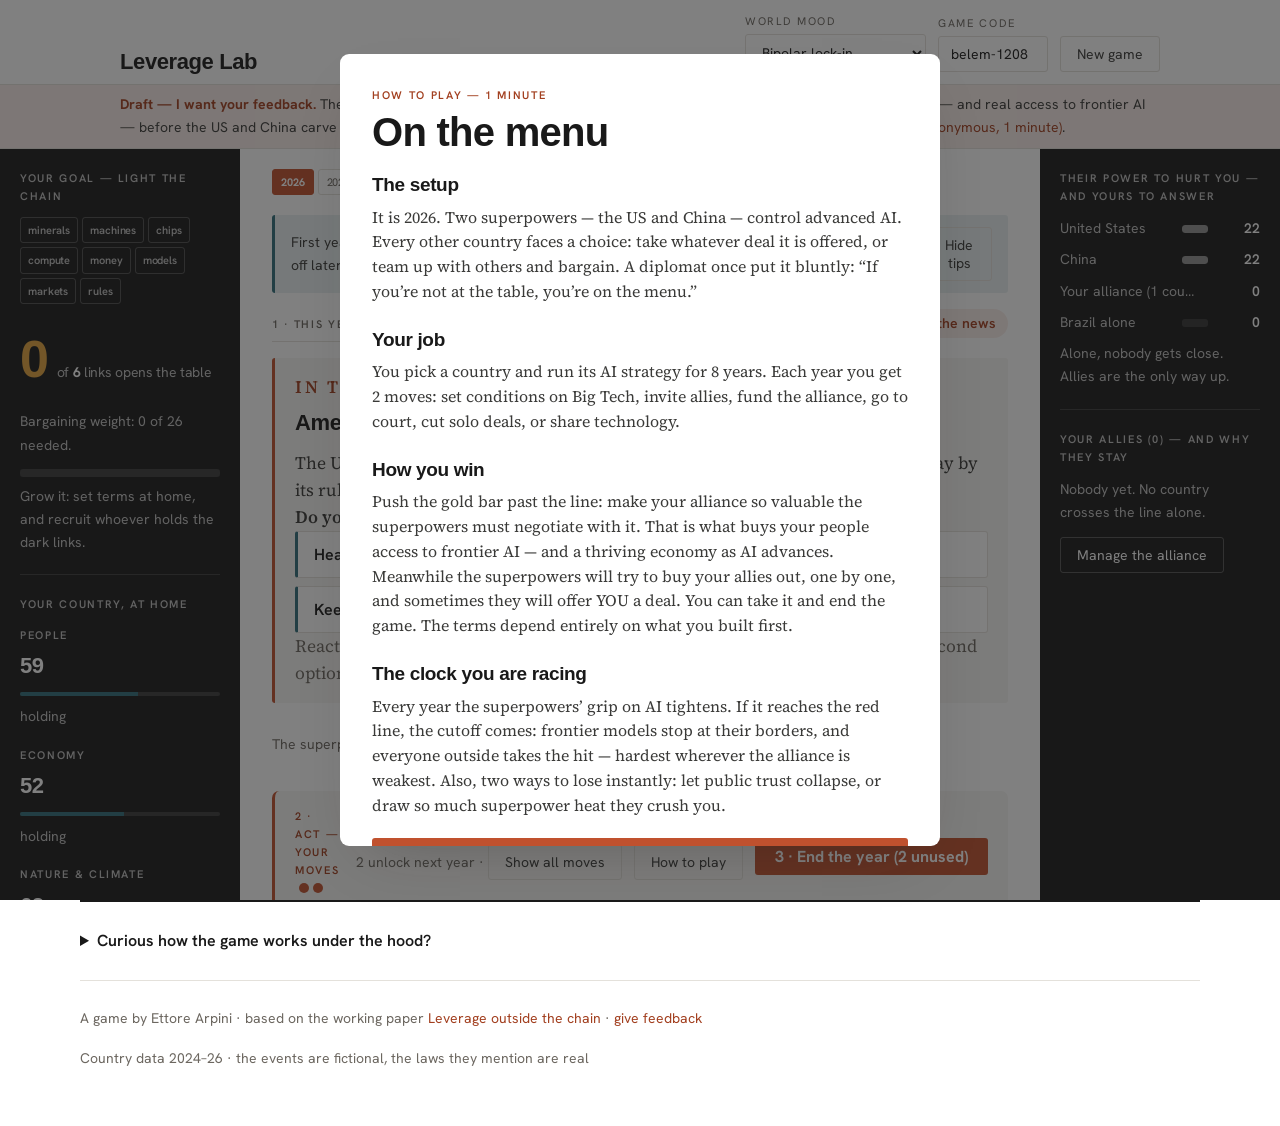
<file: public/leverage-lab/index.html>
<!doctype html>
<html lang="en">
<head>
  <meta charset="utf-8">
  <meta name="viewport" content="width=device-width, initial-scale=1">
  <title>Leverage Lab — a middle-power AI strategy game</title>
  <meta name="description" content="You are the foreign-policy strategist of one middle power. Convert what you hold, pool it, and get a seat at the table before the window closes. Companion to the working paper Leverage outside the chain.">
  <meta name="robots" content="index, follow">
  <link rel="canonical" href="https://ettorearpini.com/leverage-lab/">
  <meta property="og:type" content="website">
  <meta property="og:url" content="https://ettorearpini.com/leverage-lab/">
  <meta property="og:title" content="Leverage Lab — a middle-power AI strategy game">
  <meta property="og:description" content="Build a middle-power coalition and negotiate a seat at the table in the global AI order.">
  <meta property="og:image" content="https://ettorearpini.com/og.png">
  <meta name="twitter:card" content="summary_large_image">
  <meta name="twitter:title" content="Leverage Lab — a middle-power AI strategy game">
  <meta name="twitter:description" content="Build a middle-power coalition and negotiate a seat at the table in the global AI order.">
  <meta name="twitter:image" content="https://ettorearpini.com/og.png">
  <script type="application/ld+json">{"@context":"https://schema.org","@type":"VideoGame","name":"Leverage Lab","url":"https://ettorearpini.com/leverage-lab/","description":"A middle-power AI strategy game about building leverage in the global AI order.","author":{"@type":"Person","name":"Ettore Arpini","url":"https://ettorearpini.com/"},"playMode":"SinglePlayer"}</script>
  <link rel="stylesheet" href="brand.css">
  <link rel="stylesheet" href="game.css">
</head>
<body>
  <header class="masthead">
    <div class="container masthead-row">
      <div>
        <p class="eyebrow">A strategy game about AI power politics</p>
        <h1 class="wordmark">Leverage Lab</h1>
        <p class="sub">Pick a country and run its AI strategy, 2026–2033. Two superpowers are carving up the future of AI. Get your people a seat at the table — before you end up on the menu.</p>
      </div>
      <div class="run-controls">
        <div>
          <label for="scenario-select">World mood</label>
          <select id="scenario-select"></select>
        </div>
        <div>
          <label for="seed-input" title="Two players with the same code get the same game — share it to compete.">Game code</label>
          <input id="seed-input" type="text" spellcheck="false" autocomplete="off">
        </div>
        <div>
          <label>&nbsp;</label>
          <button id="new-run" class="btn-quiet">New game</button>
        </div>
      </div>
    </div>
  </header>

  <div class="draft-strip">
    <div class="container">
      <strong>Draft — I want your feedback.</strong>
      The goal of the game: build an alliance strong enough that your country gets a seat at the table — and real access to frontier AI — before the US and China carve everything up.
      Play a round and tell me what's confusing, broken or great: <a href="https://www.admonymous.co/arpini" target="_blank" rel="noopener">leave feedback (anonymous, 1 minute)</a>.
    </div>
  </div>

  <main id="app" aria-live="polite"></main>

  <details class="model container">
    <summary>Curious how the game works under the hood?</summary>
    <div class="grid">
      <div class="cell"><strong>It's based on real research</strong>This game is the working paper <a href="https://earpini.github.io/brazil-ai-analysis">Leverage outside the chain</a> turned playable. Every country's scores come from a companion assessment, <a href="docs/the-map-of-leverage.pdf">The map of leverage</a> (PDF) — explore its data in <a href="docs/leverage-matrix-reference.html">the interactive matrix</a>.</div>
      <div class="cell"><strong>Why some allies count more</strong>Countries like Taiwan or the Netherlands sit on bottlenecks the whole AI industry depends on (chip factories, chip-making machines) — they add full value the day they join. Countries like Brazil or Indonesia hold raw potential that only counts once terms are set on it.</div>
      <div class="cell"><strong>Why your allies keep getting offers</strong>The stronger your alliance, the harder the superpowers work to break it. The research calls this the accommodation trap, and in this game it is your real opponent.</div>
      <div class="cell"><strong>What the line means</strong>You get a seat when going around your alliance costs the superpowers more than negotiating with it. Faster AI raises that bar; a minerals boom lowers it.</div>
      <div class="cell"><strong>Honest numbers</strong>Every number in the game lives in <a href="data/params.json">one open file</a>, each with a written justification in <a href="docs/model-notes.md">the model notes</a>. Disagree with a number? Change it and see.</div>
      <div class="cell"><strong>Fair replays</strong>The game code in the URL fixes every random event. Same code, same game — share it and compete on equal terms.</div>
    </div>
  </details>

  <footer class="site container">
    <span>A game by Ettore Arpini · based on the working paper <a href="https://earpini.github.io/brazil-ai-analysis">Leverage outside the chain</a> · <a href="https://www.admonymous.co/arpini" target="_blank" rel="noopener">give feedback</a></span>
    <span>Country data 2024–26 · the events are fictional, the laws they mention are real</span>
  </footer>

  <noscript>
    <p class="noscript">This game needs JavaScript — it is one page, no tracking, no build.</p>
  </noscript>
  <script>
    // Chrome blocks ES-module imports on file:// pages. Fail politely.
    window.addEventListener('error', function (e) {
      if (location.protocol === 'file:' && !window.__booted && !document.getElementById('file-note')) {
        var p = document.createElement('p');
        p.className = 'module-error';
        p.id = 'file-note';
        p.innerHTML = 'Your browser will not load ES modules from file:// (Safari will). Run <code>python3 -m http.server 8080</code> in this folder and open <code>http://localhost:8080</code>.';
        document.getElementById('app').appendChild(p);
      }
    }, true);
  </script>
  <script type="module">
    import './ui/main.js';
    window.__booted = true;
  </script>
</body>
</html>
</file>
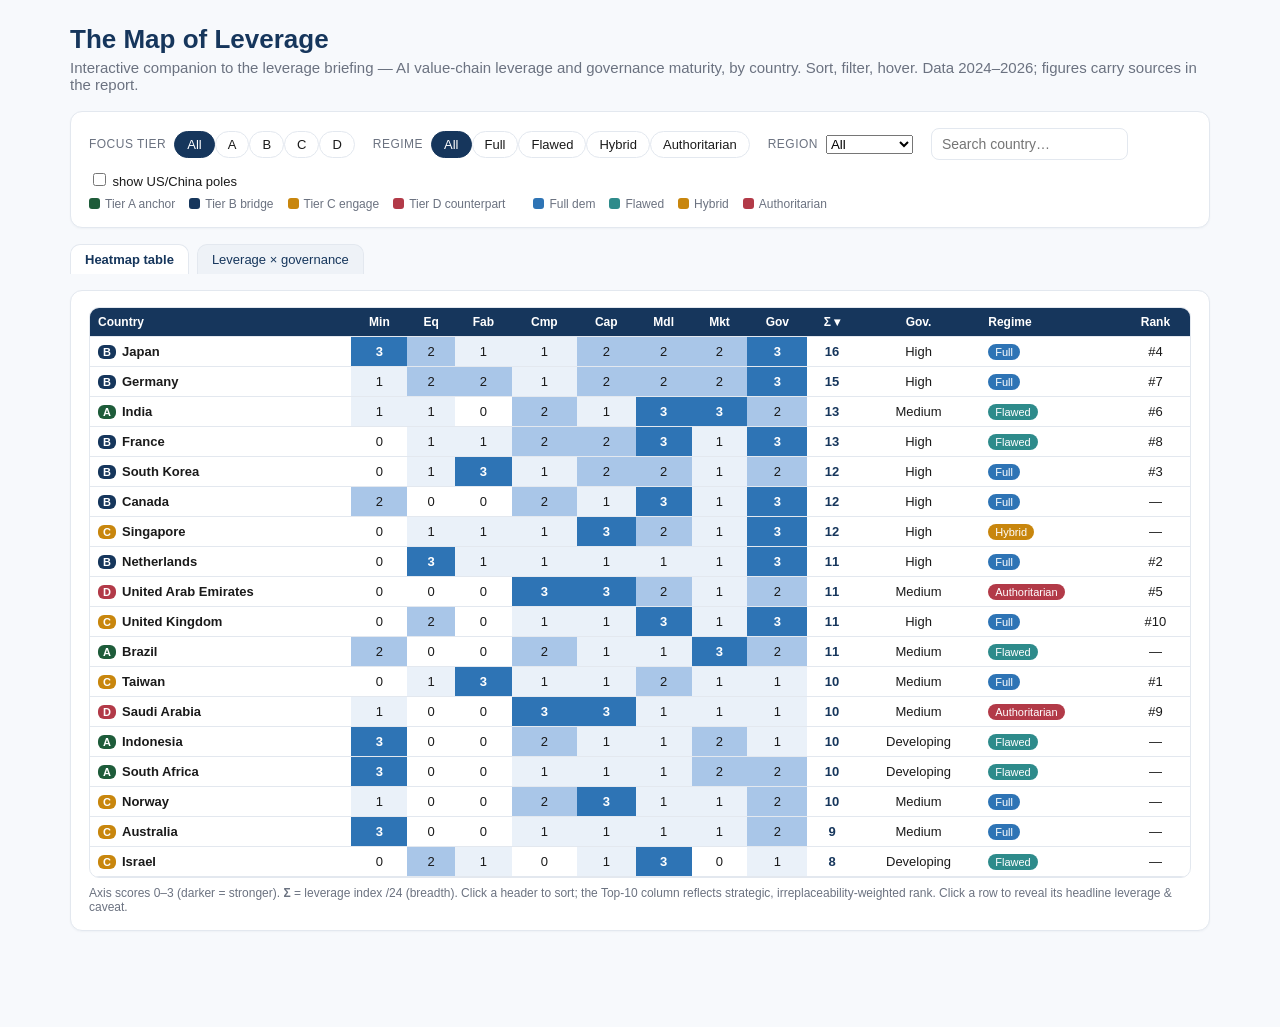
<file: public/leverage-lab/docs/leverage-matrix-reference.html>
<!doctype html><html lang="en"><head><meta charset="utf-8">
<meta name="viewport" content="width=device-width, initial-scale=1">
<title>The Map of Leverage (interactive)</title>
<style>
:root{--navy:#16365C;--blue:#2E74B5;--teal:#2E8B8B;--amber:#C8860D;--red:#B23A48;--green:#1E5C3A;--ink:#1A1A1A;--grey:#6B7280;--line:#E3E8EF;--bg:#F7F9FC}
*{box-sizing:border-box}
body{margin:0;font-family:-apple-system,Segoe UI,Roboto,Helvetica,Arial,sans-serif;color:var(--ink);background:var(--bg)}
.wrap{max-width:1180px;margin:0 auto;padding:24px 20px 80px}
h1{font-size:26px;color:var(--navy);margin:0 0 4px}
.sub{color:var(--grey);margin:0 0 18px;font-size:15px}
.card{background:#fff;border:1px solid var(--line);border-radius:12px;padding:16px 18px;margin:16px 0;box-shadow:0 1px 2px rgba(20,40,80,.04)}
.controls{display:flex;flex-wrap:wrap;gap:10px 18px;align-items:center}
.group{display:flex;gap:6px;align-items:center;flex-wrap:wrap}
.group .lbl{font-size:12px;color:var(--grey);text-transform:uppercase;letter-spacing:.04em;margin-right:2px}
button.chip{border:1px solid var(--line);background:#fff;color:var(--ink);border-radius:999px;padding:5px 12px;font-size:13px;cursor:pointer}
button.chip.on{background:var(--navy);color:#fff;border-color:var(--navy)}
input#q{border:1px solid var(--line);border-radius:8px;padding:7px 10px;font-size:14px;min-width:160px}
table{border-collapse:collapse;width:100%;font-size:13px}
th,td{border-bottom:1px solid var(--line);padding:7px 8px;text-align:center;white-space:nowrap}
th{position:sticky;top:0;background:var(--navy);color:#fff;cursor:pointer;font-weight:600;font-size:12px;z-index:2}
th.l,td.l{text-align:left}
th:hover{background:#1d4576}
td.name{text-align:left;font-weight:600}
.rank{display:inline-block;min-width:18px;font-size:11px;color:#fff;background:var(--blue);border-radius:6px;padding:1px 5px;margin-right:6px}
.dem{font-size:11px;padding:2px 7px;border-radius:999px;color:#fff}
.tbl-scroll{max-height:620px;overflow:auto;border:1px solid var(--line);border-radius:10px}
.note{font-size:12px;color:var(--grey);text-align:left;white-space:normal;max-width:340px}
.cav{color:var(--amber)}
.legend{display:flex;gap:14px;flex-wrap:wrap;font-size:12px;color:var(--grey);margin-top:8px}
.legend i{display:inline-block;width:11px;height:11px;border-radius:3px;margin-right:5px;vertical-align:-1px}
.scatter-wrap{overflow:auto}
circle.pt{cursor:pointer;stroke:#fff;stroke-width:1.4}
.axt{font-size:12px;fill:var(--grey)}
.gl{stroke:#EEF1F5}
.foot{font-size:12px;color:var(--grey);margin-top:8px}
.tabs{display:flex;gap:8px;margin:4px 0 0}
.tab{padding:7px 14px;border:1px solid var(--line);border-bottom:none;border-radius:10px 10px 0 0;background:#eef2f7;cursor:pointer;font-size:13px;color:var(--navy)}
.tab.on{background:#fff;font-weight:600}
.hide{display:none}
.kv{font-size:13px}
</style></head><body><div class="wrap">
<h1>The Map of Leverage</h1>
<p class="sub">Interactive companion to the leverage briefing — AI value-chain leverage and governance maturity, by country. Sort, filter, hover. Data 2024–2026; figures carry sources in the report.</p>

<div class="card"><div class="controls">
<div class="group"><span class="lbl">Focus tier</span><span id="fTier"></span></div>
<div class="group"><span class="lbl">Regime</span><span id="fDem"></span></div>
<div class="group"><span class="lbl">Region</span><select id="fRegion"></select></div>
<div class="group"><input id="q" placeholder="Search country…"></div>
<div class="group"><label class="kv"><input type="checkbox" id="poles"> show US/China poles</label></div>
</div>
<div class="legend">
<span><i style="background:#1E5C3A"></i>Tier A anchor</span><span><i style="background:#16365C"></i>Tier B bridge</span>
<span><i style="background:#C8860D"></i>Tier C engage</span><span><i style="background:#B23A48"></i>Tier D counterpart</span>
<span style="margin-left:14px"><i style="background:#2E74B5"></i>Full dem</span><span><i style="background:#2E8B8B"></i>Flawed</span><span><i style="background:#C8860D"></i>Hybrid</span><span><i style="background:#B23A48"></i>Authoritarian</span>
</div></div>

<div class="tabs">
<div class="tab on" data-view="table">Heatmap table</div>
<div class="tab" data-view="scatter">Leverage × governance</div>
</div>

<div class="card" id="view-table">
<div class="tbl-scroll"><table id="t"><thead><tr id="head"></tr></thead><tbody id="body"></tbody></table></div>
<div class="foot">Axis scores 0–3 (darker = stronger). <b>Σ</b> = leverage index /24 (breadth). Click a header to sort; the Top-10 column reflects strategic, irreplaceability-weighted rank. Click a row to reveal its headline leverage &amp; caveat.</div>
</div>

<div class="card hide" id="view-scatter">
<div class="scatter-wrap"><svg id="sc" width="940" height="540" viewBox="0 0 940 540"></svg></div>
<div class="foot">x = leverage breadth (0–24) · y = governance maturity · colour = regime type. Hover a point for the country's headline leverage. The anchor targets sit lower-right of the democratic cloud: real leverage, thinner governance.</div>
</div>
</div>

<script>
const DATA=[{"name": "Taiwan", "code": "TW", "region": "East Asia", "democracy": "Full", "gov": 2, "axes": {"minerals": 0, "equip": 1, "fab": 3, "compute": 1, "capital": 1, "models": 2, "market": 1, "gov_conv": 1}, "leverage": 10, "tier": "C", "key": "TSMC >90% of leading-edge fabrication + CoWoS advanced packaging - the most indispensable manufacturing node.", "caveat": "Diplomatically locked out of GPAI/UN/AISI network; geopolitical flashpoint.", "top10": 1}, {"name": "Netherlands", "code": "NL", "region": "Europe", "democracy": "Full", "gov": 3, "axes": {"minerals": 0, "equip": 3, "fab": 1, "compute": 1, "capital": 1, "models": 1, "market": 1, "gov_conv": 3}, "leverage": 11, "tier": "B", "key": "ASML - sole supplier of EUV lithography; the single hardest chokepoint in AI hardware.", "caveat": "Frontier leverage rests on one firm; #1 on responsible-AI (GIRAI).", "top10": 2}, {"name": "South Korea", "code": "KR", "region": "East Asia", "democracy": "Full", "gov": 3, "axes": {"minerals": 0, "equip": 1, "fab": 3, "compute": 1, "capital": 2, "models": 2, "market": 1, "gov_conv": 2}, "leverage": 12, "tier": "B", "key": "SK Hynix + Samsung ~80-88% of HBM (the AI-memory bottleneck) + Samsung fabs; AI Basic Act in force Jan 2026.", "caveat": "", "top10": 3}, {"name": "Japan", "code": "JP", "region": "East Asia", "democracy": "Full", "gov": 3, "axes": {"minerals": 3, "equip": 2, "fab": 1, "compute": 1, "capital": 2, "models": 2, "market": 2, "gov_conv": 3}, "leverage": 16, "tier": "B", "key": "Silicon wafers (~53%) + EUV photoresist (~100% sub-7nm) + Tokyo Electron tools; led the G7 Hiroshima Process.", "caveat": "", "top10": 4}, {"name": "United Arab Emirates", "code": "AE", "region": "Gulf", "democracy": "Authoritarian", "gov": 2, "axes": {"minerals": 0, "equip": 0, "fab": 0, "compute": 3, "capital": 3, "models": 2, "market": 1, "gov_conv": 2}, "leverage": 11, "tier": "D", "key": "MGX/ADIA/Mubadala capital + Stargate UAE (5GW planned) + Falcon/MBZUAI; cheap energy.", "caveat": "Autocracy; compute is US-chip-dependent - leverage-as-dependency.", "top10": 5}, {"name": "India", "code": "IN", "region": "South Asia", "democracy": "Flawed", "gov": 2, "axes": {"minerals": 1, "equip": 1, "fab": 0, "compute": 2, "capital": 1, "models": 3, "market": 3, "gov_conv": 2}, "leverage": 13, "tier": "A", "key": "AI talent scale (#1 skill penetration) + 1.4B market & Aadhaar/UPI rails + IndiaAI compute (38k GPUs); co-hosted the 2026 AI Impact Summit.", "caveat": "No AI-localization mandate exists (a common overstatement); leverage is market + talent.", "top10": 6}, {"name": "Germany", "code": "DE", "region": "Europe", "democracy": "Full", "gov": 3, "axes": {"minerals": 1, "equip": 2, "fab": 2, "compute": 1, "capital": 2, "models": 2, "market": 2, "gov_conv": 3}, "leverage": 15, "tier": "B", "key": "Zeiss optics & Trumpf lasers (essential to ASML's EUV) + ESMC Dresden fab + largest EU market; EU AI Act enforcement.", "caveat": "", "top10": 7}, {"name": "France", "code": "FR", "region": "Europe", "democracy": "Flawed", "gov": 3, "axes": {"minerals": 0, "equip": 1, "fab": 1, "compute": 2, "capital": 2, "models": 3, "market": 1, "gov_conv": 3}, "leverage": 13, "tier": "B", "key": "Mistral - the only democratic frontier-adjacent lab - + nuclear-powered compute (EUR109B) + GPAI/OECD seat & Paris Summit host.", "caveat": "EIU downgraded France to 'flawed democracy' (2024).", "top10": 8}, {"name": "Saudi Arabia", "code": "SA", "region": "Gulf", "democracy": "Authoritarian", "gov": 2, "axes": {"minerals": 1, "equip": 0, "fab": 0, "compute": 3, "capital": 3, "models": 1, "market": 1, "gov_conv": 1}, "leverage": 10, "tier": "D", "key": "PIF sovereign capital + HUMAIN compute + cheap energy; first Arab GPAI member (2026).", "caveat": "Autocracy; US-chip-dependent.", "top10": 9}, {"name": "United Kingdom", "code": "GB", "region": "Europe", "democracy": "Full", "gov": 3, "axes": {"minerals": 0, "equip": 2, "fab": 0, "compute": 1, "capital": 1, "models": 3, "market": 1, "gov_conv": 3}, "leverage": 11, "tier": "C", "key": "Arm - the CPU architecture behind >99% of mobile & much AI-edge compute - + elite talent + first AI (Security) Institute & Bletchley.", "caveat": "DeepMind is Alphabet (US)-owned; UK did not sign the Paris 2025 declaration.", "top10": 10}, {"name": "Brazil", "code": "BR", "region": "Americas", "democracy": "Flawed", "gov": 2, "axes": {"minerals": 2, "equip": 0, "fab": 0, "compute": 2, "capital": 1, "models": 1, "market": 3, "gov_conv": 2}, "leverage": 11, "tier": "A", "key": "Clean-energy data-centre host of the Americas (TikTok $37.7B in Ceara) + niobium & latent heavy-REE + Pix DPI (213M).", "caveat": "Natural global-south anchor (clean energy + minerals + market).", "top10": null}, {"name": "Canada", "code": "CA", "region": "Americas", "democracy": "Full", "gov": 3, "axes": {"minerals": 2, "equip": 0, "fab": 0, "compute": 2, "capital": 1, "models": 3, "market": 1, "gov_conv": 3}, "leverage": 12, "tier": "B", "key": "Mila/Vector talent (#2 worldwide) & Cohere + hydro compute & a C$2B sovereign-compute fund; CAISI + GPAI co-founder.", "caveat": "", "top10": null}, {"name": "Singapore", "code": "SG", "region": "SE Asia", "democracy": "Hybrid", "gov": 3, "axes": {"minerals": 0, "equip": 1, "fab": 1, "compute": 1, "capital": 3, "models": 2, "market": 1, "gov_conv": 3}, "leverage": 12, "tier": "C", "key": "Temasek/GIC (~$1.3T) capital + governance leadership (Singapore Consensus) + orchestration of regional data centres.", "caveat": "Electoral-authoritarian / hybrid regime - a values caveat for a democratic coalition.", "top10": null}, {"name": "Australia", "code": "AU", "region": "Oceania", "democracy": "Full", "gov": 2, "axes": {"minerals": 3, "equip": 0, "fab": 0, "compute": 1, "capital": 1, "models": 1, "market": 1, "gov_conv": 2}, "leverage": 9, "tier": "C", "key": "Lynas - the only producer of separated HEAVY rare earths outside China - + lithium #1; new AISI (2025).", "caveat": "", "top10": null}, {"name": "Indonesia", "code": "ID", "region": "SE Asia", "democracy": "Flawed", "gov": 1, "axes": {"minerals": 3, "equip": 0, "fab": 0, "compute": 2, "capital": 1, "models": 1, "market": 2, "gov_conv": 1}, "leverage": 10, "tier": "A", "key": "Nickel (~55-62% of mine supply) + 285M market / ASEAN's largest digital economy + Batam data centres.", "caveat": "Refining is Chinese-controlled; grid coal-heavy; no AI law yet.", "top10": null}, {"name": "South Africa", "code": "ZA", "region": "Africa", "democracy": "Flawed", "gov": 1, "axes": {"minerals": 3, "equip": 0, "fab": 0, "compute": 1, "capital": 1, "models": 1, "market": 2, "gov_conv": 2}, "leverage": 10, "tier": "A", "key": "Platinum-group metals incl. ruthenium/iridium (entering advanced chips) + African responsible-AI leadership (hosts GIRAI).", "caveat": "Draft National AI Policy withdrawn Apr 2026 over AI-hallucinated citations; grid-constrained.", "top10": null}, {"name": "Norway", "code": "NO", "region": "Europe", "democracy": "Full", "gov": 2, "axes": {"minerals": 1, "equip": 0, "fab": 0, "compute": 2, "capital": 3, "models": 1, "market": 1, "gov_conv": 2}, "leverage": 10, "tier": "C", "key": "GPFG ($2.2T - largest transparent shareholder of the AI stack) + hydro-powered compute (Stargate Norway).", "caveat": "Its capital is index-passive, not a deal vehicle.", "top10": null}, {"name": "Israel", "code": "IL", "region": "MENA", "democracy": "Flawed", "gov": 1, "axes": {"minerals": 0, "equip": 2, "fab": 1, "compute": 0, "capital": 1, "models": 3, "market": 0, "gov_conv": 1}, "leverage": 8, "tier": "C", "key": "Chip-design centres (Intel/Nvidia/Tower) + #1 per-capita AI talent density (AI21 Labs).", "caveat": "Thin governance institutions; no AISI; not in the international network.", "top10": null}, {"name": "United States", "code": "US", "region": "Americas", "democracy": "Flawed", "gov": 3, "axes": {"minerals": 1, "equip": 3, "fab": 2, "compute": 3, "capital": 3, "models": 3, "market": 2, "gov_conv": 3}, "leverage": 20, "tier": "X", "key": "The frontier pole: EDA + equipment + Nvidia GPUs + hyperscale compute + capital + export-control leverage.", "caveat": "Reference benchmark - one of the two concentrated poles.", "top10": null}, {"name": "China", "code": "CN", "region": "East Asia", "democracy": "Authoritarian", "gov": 2, "axes": {"minerals": 3, "equip": 1, "fab": 2, "compute": 3, "capital": 3, "models": 3, "market": 3, "gov_conv": 2}, "leverage": 20, "tier": "X", "key": "The other pole: ~70-90% of critical-mineral processing + scale compute, capital, models and market.", "caveat": "Reference benchmark - the other concentrated pole.", "top10": null}];
const AX=["minerals","equip","fab","compute","capital","models","market","gov_conv"];
const AXH={minerals:"Min",equip:"Eq",fab:"Fab",compute:"Cmp",capital:"Cap",models:"Mdl",market:"Mkt",gov_conv:"Gov"};
const AXFULL={minerals:"Minerals & materials",equip:"Equipment, design & IP",fab:"Fabrication, packaging & memory",compute:"Compute, data centres & energy",capital:"Capital",models:"Models & talent",market:"Market & data / DPI",gov_conv:"Governance & convening"};
const GOVL=["Nascent","Developing","Medium","High"];
const demColor={Full:"#2E74B5",Flawed:"#2E8B8B",Hybrid:"#C8860D",Authoritarian:"#B23A48"};
const tierColor={A:"#1E5C3A",B:"#16365C",C:"#C8860D",D:"#B23A48",X:"#8A94A6"};
const tierName={A:"Anchor",B:"Bridge",C:"Engage",D:"Counterpart",X:"Pole"};
let state={sort:"leverage",dir:-1,tier:"All",dem:"All",region:"All",q:"",poles:false};

const regions=[...new Set(DATA.filter(d=>d.tier!=="X").map(d=>d.region))].sort();
const rsel=document.getElementById("fRegion");
["All",...regions].forEach(r=>{let o=document.createElement("option");o.value=r;o.textContent=r;rsel.appendChild(o);});
function chips(id,vals,key){const c=document.getElementById(id);vals.forEach(v=>{const b=document.createElement("button");b.className="chip"+(state[key]===v?" on":"");b.textContent=v;b.onclick=()=>{state[key]=v;render();};c.appendChild(b);});}
function rebuildChips(){document.getElementById("fTier").innerHTML="";document.getElementById("fDem").innerHTML="";
 chips("fTier",["All","A","B","C","D"],"tier");chips("fDem",["All","Full","Flawed","Hybrid","Authoritarian"],"dem");}

function heat(v){const m={0:["#ffffff","#1A1A1A"],1:["#EAF1F9","#1A1A1A"],2:["#A9C6E8","#1A1A1A"],3:["#2E74B5","#ffffff"]};return m[v];}
function filtered(){return DATA.filter(d=>{
 if(d.tier==="X") return state.poles;
 if(state.tier!=="All"&&d.tier!==state.tier) return false;
 if(state.dem!=="All"&&d.democracy!==state.dem) return false;
 if(state.region!=="All"&&d.region!==state.region) return false;
 if(state.q&&!d.name.toLowerCase().includes(state.q.toLowerCase())) return false;
 return true;});}
function sorted(rows){const k=state.sort;return rows.slice().sort((a,b)=>{
 let av,bv;
 if(k==="name"||k==="region"||k==="democracy"){av=a[k];bv=b[k];return state.dir*av.localeCompare(bv);}
 if(k==="gov"){av=a.gov;bv=b.gov;}
 else if(k==="top10"){av=a.top10||99;bv=b.top10||99;}
 else if(AX.includes(k)){av=a.axes[k];bv=b.axes[k];}
 else{av=a[k];bv=b[k];}
 return state.dir*(av-bv);});}

function buildHead(){const tr=document.getElementById("head");tr.innerHTML="";
 const cols=[["name","Country","l"],["top10","Top10",""],["leverage","Σ",""],["gov","Gov.",""],["democracy","Regime","l"]];
 AX.forEach(a=>cols.splice(2,0,[a,AXH[a],""]));
 // order: name, 8 axes, Σ, gov, regime, tier
 const order=[["name","Country","l"],...AX.map(a=>[a,AXH[a],""]),["leverage","Σ",""],["gov","Gov.",""],["democracy","Regime","l"],["top10","Rank",""]];
 order.forEach(([k,lab,cl])=>{const th=document.createElement("th");th.className=cl||"";th.textContent=lab+(state.sort===k?(state.dir<0?" ▾":" ▴"):"");th.title=AXFULL[k]||lab;th.onclick=()=>{if(state.sort===k)state.dir*=-1;else{state.sort=k;state.dir=(k==="name"||k==="region"||k==="democracy")?1:-1;}render();};tr.appendChild(th);});}

function buildBody(rows){const tb=document.getElementById("body");tb.innerHTML="";
 rows.forEach(d=>{const tr=document.createElement("tr");
  let tds=`<td class="name"><span class="rank" style="background:${tierColor[d.tier]}">${d.tier}</span>${d.name}</td>`;
  AX.forEach(a=>{const[bg,fg]=heat(d.axes[a]);tds+=`<td style="background:${bg};color:${fg};font-weight:${d.axes[a]===3?700:400}">${d.axes[a]}</td>`;});
  tds+=`<td style="font-weight:700;color:#16365C">${d.leverage}</td>`;
  tds+=`<td>${GOVL[d.gov]}</td>`;
  tds+=`<td class="l"><span class="dem" style="background:${demColor[d.democracy]}">${d.democracy}</span></td>`;
  tds+=`<td>${d.top10?("#"+d.top10):"—"}</td>`;
  tr.innerHTML=tds;
  const det=document.createElement("tr");det.className="hide";
  det.innerHTML=`<td colspan="13" class="note"><b>Leverage:</b> ${d.key}${d.caveat?` &nbsp; <span class="cav"><b>Caveat:</b> ${d.caveat}</span>`:""}</td>`;
  tr.onclick=()=>det.classList.toggle("hide");
  tb.appendChild(tr);tb.appendChild(det);});}

function buildScatter(rows){const svg=document.getElementById("sc");const W=940,H=540,m={l:64,r:24,t:24,b:54};
 const x=v=>m.l+(v-4)/(22-4)*(W-m.l-m.r);const y=v=>H-m.b-(v+0.0)/3*(H-m.t-m.b);
 let s=`<rect x="0" y="0" width="${W}" height="${H}" fill="#fff"/>`;
 [0,1,2,3].forEach(g=>{s+=`<line class="gl" x1="${m.l}" y1="${y(g)}" x2="${W-m.r}" y2="${y(g)}" stroke="#EEF1F5"/>`;s+=`<text class="axt" x="${m.l-10}" y="${y(g)+4}" text-anchor="end">${GOVL[g]}</text>`;});
 for(let v=4;v<=22;v+=2){s+=`<text class="axt" x="${x(v)}" y="${H-m.b+20}" text-anchor="middle">${v}</text>`;}
 s+=`<text class="axt" x="${(W)/2}" y="${H-12}" text-anchor="middle">AI value-chain leverage (0–24)</text>`;
 s+=`<text class="axt" transform="translate(16,${H/2}) rotate(-90)" text-anchor="middle">Governance maturity</text>`;
 const seen={};
 rows.forEach(d=>{let jy=0;const key=d.leverage+"-"+d.gov;seen[key]=(seen[key]||0)+1;jy=(seen[key]-1)*9*((seen[key]%2)?1:-1);
  const cx=x(d.leverage),cy=y(d.gov)+jy*0.6;const col=d.tier==="X"?"#8A94A6":demColor[d.democracy];
  const lab=d.name.replace("United Arab Emirates","UAE").replace("United Kingdom","UK").replace("United States","US").replace("South Korea","S.Korea").replace("South Africa","S.Africa").replace("Netherlands","Neth.");
  s+=`<circle class="pt" cx="${cx}" cy="${cy}" r="${d.tier==="X"?9:8}" fill="${col}" opacity="${d.tier==="X"?0.55:0.9}"><title>${d.name} — leverage ${d.leverage}/24, ${GOVL[d.gov]} governance, ${d.democracy}\n${d.key}</title></circle>`;
  s+=`<text x="${cx+11}" y="${cy+4}" font-size="11" fill="#1A1A1A">${lab}</text>`;});
 svg.innerHTML=s;}

function render(){rebuildChips();buildHead();const rows=sorted(filtered());buildBody(rows);buildScatter(rows);}
document.getElementById("q").addEventListener("input",e=>{state.q=e.target.value;render();});
document.getElementById("fRegion").addEventListener("change",e=>{state.region=e.target.value;render();});
document.getElementById("poles").addEventListener("change",e=>{state.poles=e.target.checked;render();});
document.querySelectorAll(".tab").forEach(t=>t.onclick=()=>{document.querySelectorAll(".tab").forEach(x=>x.classList.remove("on"));t.classList.add("on");
 const v=t.dataset.view;document.getElementById("view-table").classList.toggle("hide",v!=="table");document.getElementById("view-scatter").classList.toggle("hide",v!=="scatter");});
render();
</script></body></html>
</file>
<file: public/leverage-lab/brand.css>
/* Fonts: Helvetica Neue is a system font (real on Apple, Arial fallback elsewhere).
   The two Google faces load from this import. */
@import url('https://fonts.googleapis.com/css2?family=Hanken+Grotesk:wght@400;500;600;700;800&family=Source+Serif+4:ital,opsz,wght@0,8..60,400;0,8..60,600;1,8..60,400;1,8..60,600&display=swap');

:root {
  /* ---------- COLOR ---------- */
  /* Neutrals: ink & paper */
  --ea-ink:        #191919;  /* headlines, body, dark sections */
  --ea-ink-2:      #3a3a38;  /* lead paragraphs, secondary body */
  --ea-gray:       #6c6760;  /* captions, labels, footnotes */
  --ea-paper:      #ffffff;  /* the page — clean, not cream */
  --ea-paper-2:    #f7f6f3;  /* inset blocks, cards, fills */
  --ea-line:       #e4e1db;  /* hairlines, borders, rules */

  /* Clay — primary accent (warm, human) */
  --ea-clay:       #C0512E;  /* the bar, links, card rules, numbers */
  --ea-clay-ink:   #A23F1F;  /* clay for small text & links (AA on paper) */
  --ea-clay-soft:  rgba(192, 81, 46, 0.10);

  /* Gold — the spark (highlights only, NEVER body or links) */
  --ea-gold:       #E2A33C;
  --ea-gold-ink:   #9a6c14;
  --ea-gold-soft:  rgba(226, 163, 60, 0.12);

  /* Slate — secondary (cool, analytical) */
  --ea-slate:      #2F6E7B;
  --ea-slate-ink:  #245863;
  --ea-slate-soft: rgba(47, 110, 123, 0.10);

  /* Semantic aliases — prefer these in components */
  --ea-text:            var(--ea-ink);
  --ea-text-secondary:  var(--ea-ink-2);
  --ea-text-muted:      var(--ea-gray);
  --ea-text-inverse:    var(--ea-paper);
  --ea-bg:              var(--ea-paper);
  --ea-bg-sunken:       var(--ea-paper-2);
  --ea-bg-inverse:      var(--ea-ink);
  --ea-border:          var(--ea-line);
  --ea-border-strong:   var(--ea-ink);
  --ea-accent:          var(--ea-clay);
  --ea-accent-ink:      var(--ea-clay-ink);
  --ea-accent-soft:     var(--ea-clay-soft);
  --ea-spark:           var(--ea-gold);
  --ea-cool:            var(--ea-slate);
  --ea-link:            var(--ea-clay-ink);
  --ea-selection-bg:    var(--ea-clay);
  --ea-selection-fg:    #ffffff;
  --ea-series-1: var(--ea-clay);
  --ea-series-2: var(--ea-slate);
  --ea-series-3: var(--ea-gold);

  /* ---------- TYPOGRAPHY ---------- */
  --ea-font-display: "Helvetica Neue", "Helvetica", Arial, sans-serif; /* display/headlines/wordmark */
  --ea-font-ui:      "Hanken Grotesk", system-ui, sans-serif;          /* body/labels/interface */
  --ea-font-serif:   "Source Serif 4", Georgia, "Times New Roman", serif; /* essays/pull-quotes */

  --ea-weight-body: 400; --ea-weight-medium: 500; --ea-weight-semibold: 600;
  --ea-weight-bold: 700; --ea-weight-heavy: 800;  --ea-weight-black: 900;

  /* Display scale (use clamp() where noted) */
  --ea-size-hero:  116px;  /* clamp(48px,10vw,116px) */
  --ea-size-h1:    82px;
  --ea-size-h2:    40px;   /* clamp(27px,4vw,40px) */
  --ea-size-h3:    22px;
  --ea-size-h4:    19px;
  /* Body scale */
  --ea-size-lead:  21px; --ea-size-body: 17.5px; --ea-size-ui: 16px;
  --ea-size-small: 14px; --ea-size-micro: 11px;
  /* Serif reading */
  --ea-size-read:  21px; --ea-size-quote: 33px;  /* clamp(24px,4vw,33px) */

  --ea-leading-tight: 0.92; --ea-leading-snug: 1.02; --ea-leading-heading: 1.12;
  --ea-leading-body: 1.66;  --ea-leading-read: 1.55; --ea-leading-quote: 1.28;

  --ea-tracking-hero: -0.025em; --ea-tracking-head: -0.018em;
  --ea-tracking-tight: -0.01em; --ea-tracking-normal: 0;
  --ea-tracking-label: 0.15em;  --ea-tracking-kicker: 0.18em;

  /* ---------- SPACING (4px base) ---------- */
  --ea-space-1: 4px;  --ea-space-2: 8px;   --ea-space-3: 12px;  --ea-space-4: 16px;
  --ea-space-5: 20px; --ea-space-6: 26px;  --ea-space-7: 32px;  --ea-space-8: 40px;
  --ea-space-9: 56px; --ea-space-10: 72px; --ea-space-11: 96px; --ea-space-12: 128px;

  /* Layout */
  --ea-measure: 680px;    /* ideal reading column */
  --ea-container: 1120px; /* max content width */
  --ea-gutter: 40px; --ea-gutter-mobile: 24px; --ea-section-gap: 72px;

  /* ---------- RADII (restrained — the brand is square-edged) ---------- */
  --ea-radius-sm: 3px;  --ea-radius-md: 7px;  --ea-radius-lg: 9px; --ea-radius-full: 999px;

  /* ---------- BORDERS ---------- */
  --ea-border-hair: 1px; --ea-border-rule: 2px; --ea-border-accent: 3px; --ea-border-quote: 5px;

  /* ---------- SHADOW (used sparingly — lean on rules & space, not depth) ---------- */
  --ea-shadow-sm: 0 1px 2px rgba(25,25,25,0.05);
  --ea-shadow-md: 0 6px 24px -12px rgba(25,25,25,0.18);
  --ea-shadow-lg: 0 24px 60px -28px rgba(25,25,25,0.28);

  /* ---------- MOTION (calm urgency: quick, no bounce) ---------- */
  --ea-ease: cubic-bezier(0.22,0.61,0.36,1);
  --ea-ease-in-out: cubic-bezier(0.65,0,0.35,1);
  --ea-dur-fast: 120ms; --ea-dur: 200ms; --ea-dur-slow: 320ms;
  --ea-focus-ring: 0 0 0 2px var(--ea-paper), 0 0 0 4px var(--ea-clay);
}

/* Base defaults — apply to the app root */
body {
  background: var(--ea-bg);
  color: var(--ea-text);
  font-family: var(--ea-font-ui);
  font-size: var(--ea-size-body);
  line-height: var(--ea-leading-body);
}
h1, h2, h3, h4 { font-family: var(--ea-font-display); font-weight: var(--ea-weight-heavy); letter-spacing: var(--ea-tracking-head); }
a { color: var(--ea-link); text-decoration: none; }
a:hover { color: var(--ea-clay); text-decoration: underline; }
::selection { background: var(--ea-selection-bg); color: var(--ea-selection-fg); }
*:focus-visible { outline: none; box-shadow: var(--ea-focus-ring); }
</file>
<file: public/leverage-lab/game.css>
/* Game layout and components. Every colour, size, radius and duration comes
   from brand.css tokens (--ea-*). Structure with rules and space, not boxes. */

* { box-sizing: border-box; }
html, body { margin: 0; padding: 0; }

/* Derived alias: muted text on dark surfaces. --ea-gray fails AA on ink (3.1:1);
   this paper tint reads ~9:1. A tint, not a new hue — per BRAND.md colour rules. */
:root { --ea-gray-on-dark: rgba(255, 255, 255, 0.72); }

.container {
  max-width: var(--ea-container);
  margin: 0 auto;
  padding: 0 var(--ea-gutter);
}
@media (max-width: 720px) {
  .container { padding: 0 var(--ea-gutter-mobile); }
}

/* ---------- masthead: a slim top bar — the cockpit owns the screen ---------- */
.masthead {
  padding: var(--ea-space-3) 0;
}
.masthead .eyebrow, .masthead .sub { display: none; }
.masthead .wordmark { font-size: var(--ea-size-h3); }
.masthead-row { align-items: center; }
.masthead-row {
  display: flex;
  align-items: flex-end;
  justify-content: space-between;
  gap: var(--ea-space-6);
  flex-wrap: wrap;
}
.eyebrow {
  font-size: var(--ea-size-micro);
  font-weight: var(--ea-weight-semibold);
  letter-spacing: var(--ea-tracking-label);
  text-transform: uppercase;
  color: var(--ea-text-muted);
  margin: 0 0 var(--ea-space-2);
}
.wordmark {
  font-size: clamp(27px, 4vw, 40px);
  line-height: var(--ea-leading-tight);
  margin: 0;
}
.masthead .sub {
  color: var(--ea-text-secondary);
  font-size: var(--ea-size-small);
  margin: var(--ea-space-2) 0 0;
  max-width: 56ch;
}
.run-controls {
  display: flex;
  gap: var(--ea-space-3);
  align-items: flex-end;
  flex-wrap: wrap;
}
.run-controls label {
  font-size: var(--ea-size-micro);
  letter-spacing: var(--ea-tracking-label);
  text-transform: uppercase;
  color: var(--ea-text-muted);
  display: block;
  margin-bottom: var(--ea-space-1);
}
.run-controls select,
.run-controls input {
  font-family: var(--ea-font-ui);
  font-size: var(--ea-size-small);
  color: var(--ea-text);
  background: var(--ea-bg);
  border: var(--ea-border-hair) solid var(--ea-border);
  border-radius: var(--ea-radius-sm);
  padding: var(--ea-space-2) var(--ea-space-3);
}
.run-controls input { width: 110px; }

/* draft banner: this is a prototype, and feedback is the point */
.draft-strip {
  background: var(--ea-accent-soft);
  border-top: var(--ea-border-hair) solid var(--ea-border);
  padding: var(--ea-space-2) 0;
  font-size: var(--ea-size-small);
  color: var(--ea-text-secondary);
}
.draft-strip strong { color: var(--ea-accent-ink); }

/* ---------- the cockpit shell: one screen, one dashboard ---------- */
.shell {
  display: grid;
  grid-template-columns: 280px minmax(0, 1fr) 280px;
  grid-template-rows: minmax(0, 1fr);
  grid-template-areas: "left stage right";
  /* Fill exactly the viewport below the header; the centre column is the turn. */
  height: calc(100dvh - var(--chrome-h, 120px));
  border-top: var(--ea-border-hair) solid var(--ea-border);
}
@media (max-width: 1360px) {
  .shell { grid-template-columns: 240px minmax(0, 1fr) 240px; }
}
.side {
  background: var(--ea-bg-inverse);
  color: var(--ea-text-inverse);
  padding: var(--ea-space-5);
  overflow-y: auto;
}
.side.left { grid-area: left; }
.side.right { grid-area: right; }
.side-kicker {
  font-size: var(--ea-size-micro);
  letter-spacing: var(--ea-tracking-label);
  text-transform: uppercase;
  color: var(--ea-gray-on-dark);
  font-weight: var(--ea-weight-semibold);
  margin: 0 0 var(--ea-space-3);
}
.side-note { font-size: var(--ea-size-small); color: var(--ea-gray-on-dark); margin: var(--ea-space-2) 0 0; }
.side-sep { border-top: var(--ea-border-hair) solid rgba(255, 255, 255, 0.14); margin: var(--ea-space-5) 0; }
.side .nums { display: flex; align-items: baseline; gap: var(--ea-space-2); flex-wrap: wrap; font-family: var(--ea-font-display); font-weight: var(--ea-weight-heavy); letter-spacing: var(--ea-tracking-head); }
.side .pooled { font-size: 52px; color: var(--ea-spark); } /* the one gold spark */
.side .of { font-size: var(--ea-size-small); color: var(--ea-gray-on-dark); font-family: var(--ea-font-ui); font-weight: var(--ea-weight-body); }
.side .of strong { color: var(--ea-text-inverse); }
.side .bar { height: 8px; background: rgba(255, 255, 255, 0.14); border-radius: var(--ea-radius-sm); margin-top: var(--ea-space-3); }
.side .bar > i { display: block; height: 100%; border-radius: var(--ea-radius-sm); background: var(--ea-accent); transition: width var(--ea-dur-slow) var(--ea-ease); max-width: 100%; }
.side .dial .name { color: var(--ea-gray-on-dark); }
.side .meter { background: rgba(255, 255, 255, 0.14); }
.mini-ally {
  display: flex;
  justify-content: space-between;
  gap: var(--ea-space-3);
  font-size: var(--ea-size-small);
  padding: var(--ea-space-2) 0;
  border-bottom: var(--ea-border-hair) solid rgba(255, 255, 255, 0.1);
}
.mini-ally .risk-word { color: var(--ea-gray-on-dark); }

.stage-col {
  grid-area: stage;
  overflow-y: auto;
  padding: var(--ea-space-5) var(--ea-space-7) var(--ea-space-8);
  min-width: 0;
}
.year-strip { display: flex; gap: var(--ea-space-1); flex-wrap: wrap; margin-bottom: var(--ea-space-4); }
.year-chip {
  font-size: var(--ea-size-micro);
  letter-spacing: var(--ea-tracking-tight);
  font-variant-numeric: tabular-nums;
  color: var(--ea-text-muted);
  border: var(--ea-border-hair) solid var(--ea-line);
  border-radius: var(--ea-radius-sm);
  padding: 3px 8px;
}
.year-chip.past { color: var(--ea-line); border-color: transparent; }
.year-chip.now {
  color: var(--ea-text-inverse);
  background: var(--ea-accent);
  border-color: var(--ea-accent);
  font-weight: var(--ea-weight-bold);
}
.ap-dot {
  display: inline-block;
  width: 10px; height: 10px;
  border-radius: var(--ea-radius-full);
  background: var(--ea-accent);
  margin-left: var(--ea-space-1);
  vertical-align: baseline;
}
.ap-dot.spent { background: var(--ea-line); }

/* tabs: the reference deck */
.tabs-block { margin-top: var(--ea-space-7); }
.tabs {
  display: flex;
  gap: var(--ea-space-2);
  border-bottom: var(--ea-border-rule) solid var(--ea-border-strong);
  flex-wrap: wrap;
}
.tab-btn {
  font-family: var(--ea-font-ui);
  font-size: var(--ea-size-small);
  font-weight: var(--ea-weight-semibold);
  color: var(--ea-text-muted);
  background: none;
  border: none;
  border-bottom: 3px solid transparent;
  padding: var(--ea-space-2) var(--ea-space-3);
  margin-bottom: -2px;
  cursor: pointer;
}
.tab-btn:hover { color: var(--ea-accent-ink); }
.tab-btn.active { color: var(--ea-text); border-bottom-color: var(--ea-accent); }
.tab-pane { padding-top: var(--ea-space-5); }
.tab-pane .panel + .panel { margin-top: var(--ea-space-6); }

.moves-tools { display: flex; align-items: center; gap: var(--ea-space-3); flex-wrap: wrap; }

@media (max-width: 1100px) {
  .shell {
    display: block;
    height: auto;
    min-height: 0;
  }
  .side { overflow-y: visible; }
  .stage-col { overflow-y: visible; padding: var(--ea-space-5) var(--ea-gutter-mobile); }
}

/* the chain: the board itself */
.chain { display: flex; flex-wrap: wrap; gap: 4px; cursor: help; }
.chain .link {
  font-size: var(--ea-size-micro);
  font-weight: var(--ea-weight-semibold);
  letter-spacing: var(--ea-tracking-tight);
  color: var(--ea-gray-on-dark);
  border: var(--ea-border-hair) solid rgba(255, 255, 255, 0.22);
  border-radius: var(--ea-radius-sm);
  padding: 3px 7px;
}
.chain .link.lit {
  color: var(--ea-text-inverse);
  background: var(--ea-accent);
  border-color: var(--ea-accent);
}

/* wants: why countries collaborate */
.want-row { display: flex; flex-wrap: wrap; gap: 3px; margin-top: 3px; font-size: var(--ea-size-micro); align-items: center; }
.want {
  font-size: var(--ea-size-micro);
  border-radius: var(--ea-radius-sm);
  padding: 0 5px;
  color: var(--ea-text-muted);
  border: var(--ea-border-hair) solid var(--ea-line);
}
.want.met { color: var(--ea-slate-ink); background: var(--ea-slate-soft); border-color: transparent; font-weight: var(--ea-weight-semibold); }
.side .want { color: var(--ea-gray-on-dark); border-color: rgba(255, 255, 255, 0.22); }
.side .want.met { color: var(--ea-text-inverse); background: rgba(47, 110, 123, 0.45); }
.mini-ally { display: block; }
.mini-head { display: flex; justify-content: space-between; gap: var(--ea-space-3); }

/* the table card: the win, claimable */
.action-card.table-card {
  border: var(--ea-border-rule) solid var(--ea-accent);
  background: var(--ea-accent-soft);
}
.action-card.table-card .action-head { color: var(--ea-accent-ink); }

/* the balance of power */
.powers { cursor: help; }
.power-row {
  display: grid;
  grid-template-columns: minmax(110px, auto) 1fr 40px;
  gap: var(--ea-space-3);
  align-items: center;
  margin-bottom: var(--ea-space-2);
  font-size: var(--ea-size-small);
}
.p-label { color: var(--ea-gray-on-dark); white-space: nowrap; overflow: hidden; text-overflow: ellipsis; }
.p-val { text-align: right; color: var(--ea-text-inverse); font-variant-numeric: tabular-nums; font-weight: var(--ea-weight-semibold); }
.p-bar { height: 8px; background: rgba(255, 255, 255, 0.12); border-radius: var(--ea-radius-sm); overflow: hidden; }
.p-bar > i { display: block; height: 100%; border-radius: var(--ea-radius-sm); transition: width var(--ea-dur-slow) var(--ea-ease); }
.p-bar > i.pole { background: rgba(255, 255, 255, 0.45); }
.p-bar > i.alliance { background: var(--ea-accent); }
.p-bar > i.me { background: var(--ea-slate); }

/* board zones */
.zone-label {
  font-size: var(--ea-size-micro);
  font-weight: var(--ea-weight-semibold);
  letter-spacing: var(--ea-tracking-label);
  text-transform: uppercase;
  color: var(--ea-text-muted);
  margin: 0 0 var(--ea-space-4);
  padding-bottom: var(--ea-space-2);
  border-bottom: var(--ea-border-hair) solid var(--ea-border);
}
.control-zone .zone-label { color: var(--ea-accent-ink); border-bottom-color: var(--ea-accent); }
.control-zone .panel {
  background: var(--ea-bg-sunken);
  border-radius: var(--ea-radius-md);
  padding: var(--ea-space-5);
}
.control-zone .panel h2 { border-bottom-color: var(--ea-accent); }
.control-zone .btn { background: var(--ea-paper); }

/* the grip: the antagonist's clock */
.grip { margin-top: var(--ea-space-5); cursor: help; }
.grip.compact { display: flex; justify-content: space-between; align-items: baseline; gap: var(--ea-space-3); }
.grip.compact .grip-val { font-family: var(--ea-font-ui); font-weight: var(--ea-weight-body); font-size: var(--ea-size-small); }
.grip-head { display: flex; justify-content: space-between; align-items: baseline; margin-bottom: var(--ea-space-2); }
.grip-val {
  font-family: var(--ea-font-display);
  font-weight: var(--ea-weight-heavy);
  font-size: var(--ea-size-ui);
  color: var(--ea-gray-on-dark);
  font-variant-numeric: tabular-nums;
}
.grip-val.hot { color: var(--ea-accent); }
.grip-bar {
  position: relative;
  height: 6px;
  background: rgba(255, 255, 255, 0.14);
  border-radius: var(--ea-radius-sm);
}
.grip-bar > i {
  display: block;
  height: 100%;
  border-radius: var(--ea-radius-sm);
  background: var(--ea-slate);
  transition: width var(--ea-dur-slow) var(--ea-ease);
  max-width: 100%;
}
.grip-line {
  position: absolute;
  top: -3px;
  width: 2px;
  height: 12px;
  background: var(--ea-accent);
}

/* outcome tiles: stacked in the left rail */
.outcomes.rail { display: grid; gap: var(--ea-space-4); }
.outcome { cursor: help; }
.o-label {
  display: block;
  font-size: var(--ea-size-micro);
  letter-spacing: var(--ea-tracking-label);
  text-transform: uppercase;
  color: var(--ea-gray-on-dark);
  font-weight: var(--ea-weight-semibold);
  margin-bottom: var(--ea-space-1);
}
.o-val {
  font-family: var(--ea-font-display);
  font-weight: var(--ea-weight-heavy);
  font-size: var(--ea-size-h3);
  letter-spacing: var(--ea-tracking-head);
  color: var(--ea-text-inverse);
  margin-right: var(--ea-space-2);
}
.o-word { font-size: var(--ea-size-small); color: var(--ea-gray-on-dark); }
.o-meter {
  height: 4px;
  background: rgba(255, 255, 255, 0.14);
  border-radius: var(--ea-radius-sm);
  margin: var(--ea-space-2) 0 var(--ea-space-1);
  overflow: hidden;
}
.o-meter > i { display: block; height: 100%; background: var(--ea-cool); transition: width var(--ea-dur) var(--ea-ease); }
.o-frontier { font-size: var(--ea-size-small); color: var(--ea-text-inverse); line-height: var(--ea-leading-heading); display: block; margin-top: var(--ea-space-2); }

.btn-ghost {
  background: none;
  border: var(--ea-border-hair) solid rgba(255, 255, 255, 0.25);
  border-radius: var(--ea-radius-sm);
  color: var(--ea-text-inverse);
  font-family: var(--ea-font-ui);
  font-size: var(--ea-size-small);
  padding: var(--ea-space-2) var(--ea-space-4);
  cursor: pointer;
  transition: border-color var(--ea-dur-fast) var(--ea-ease);
}
.btn-ghost:hover { border-color: var(--ea-spark); }
.btn-ghost.dark { color: var(--ea-text-secondary); border-color: var(--ea-border); }
.btn-ghost.dark:hover { border-color: var(--ea-accent); color: var(--ea-accent-ink); }

/* ---------- coach tip ---------- */
.tip {
  display: flex;
  justify-content: space-between;
  align-items: center;
  gap: var(--ea-space-4);
  background: var(--ea-slate-soft);
  border-left: var(--ea-border-accent) solid var(--ea-slate);
  border-radius: var(--ea-radius-sm);
  padding: var(--ea-space-3) var(--ea-space-4);
  margin-top: var(--ea-space-5);
  font-size: var(--ea-size-small);
  color: var(--ea-text-secondary);
}

/* ---------- board ---------- */
.board {
  display: grid;
  grid-template-columns: 3fr 4fr 3fr;
  gap: var(--ea-space-8);
  padding: var(--ea-space-7) 0 var(--ea-space-10);
  align-items: start;
}
@media (max-width: 980px) {
  .board { grid-template-columns: 1fr; gap: var(--ea-space-7); }
  .control-zone [data-end-turn] {
    position: sticky;
    bottom: var(--ea-space-3);
    z-index: 5;
    box-shadow: var(--ea-shadow-md);
  }
}

/* ---------- the stage: react, then act ---------- */
.stage { padding-top: var(--ea-space-4); }
/* Wraps by AVAILABLE width, not viewport width — the news is never squished. */
.stage-grid {
  display: grid;
  grid-template-columns: repeat(auto-fit, minmax(min(100%, 400px), 1fr));
  gap: var(--ea-space-6);
  align-items: start;
}
.stage-head { display: flex; justify-content: space-between; align-items: baseline; gap: var(--ea-space-4); flex-wrap: wrap; }
.now-chip {
  font-size: var(--ea-size-small);
  font-weight: var(--ea-weight-semibold);
  color: var(--ea-accent-ink);
  background: var(--ea-accent-soft);
  border-radius: var(--ea-radius-full);
  padding: 3px 12px;
  white-space: nowrap;
}
@keyframes readyPulse {
  0%, 100% { box-shadow: none; }
  50% { box-shadow: 0 0 0 4px var(--ea-accent-soft); }
}
.btn-primary.ready { animation: readyPulse 1.6s var(--ea-ease-in-out) infinite; }
@media (prefers-reduced-motion: reduce) { .btn-primary.ready { animation: none; } }
.event-card.big { margin-top: 0; }
.event-card.big h3 { font-size: var(--ea-size-h3); }
.event-card.big p { font-size: var(--ea-size-body); }
.stage .dispatch { margin-top: 0; margin-bottom: var(--ea-space-3); }
.stage .dial { margin-top: var(--ea-space-4); }

/* ---------- the moves: part of the turn, right under the news ---------- */
.moves-strip {
  margin-top: var(--ea-space-6);
  background: var(--ea-bg-sunken);
  border-radius: var(--ea-radius-md);
  border-left: var(--ea-border-accent) solid var(--ea-accent);
  padding: var(--ea-space-4) var(--ea-space-5) var(--ea-space-5);
}
.moves-strip .zone-label { border-bottom: none; margin-bottom: var(--ea-space-2); }
.moves-head {
  display: flex;
  justify-content: space-between;
  align-items: center;
  gap: var(--ea-space-4);
  flex-wrap: wrap;
}
.moves-head .zone-label { flex: 1; margin-bottom: var(--ea-space-3); }
.btn-primary.slim { width: auto; margin: 0 0 var(--ea-space-3); padding: var(--ea-space-2) var(--ea-space-5); }
.moves-row {
  display: grid;
  grid-template-columns: repeat(auto-fill, minmax(min(100%, 210px), 1fr));
  gap: var(--ea-space-2);
  align-items: stretch;
}
.moves-row .action-card {
  display: flex;
  flex-direction: column;
  gap: var(--ea-space-1);
  text-decoration: none;
}
.moves-row .action-card .action-head { font-size: var(--ea-size-small); }
.moves-row .action-card .blurb { font-size: var(--ea-size-micro); flex: 1; }
.action-card.idle { opacity: 0.95; }
.action-card.signature {
  background: var(--ea-bg-inverse);
  color: var(--ea-text-inverse);
  border-color: var(--ea-bg-inverse);
}
.action-card.signature .blurb { color: var(--ea-gray-on-dark); }
.action-card.signature .effect { color: var(--ea-gray-on-dark); }
.action-card.signature .cost { color: var(--ea-text-inverse); }
.action-card.signature .badge { color: var(--ea-text-inverse); background: rgba(255, 255, 255, 0.16); }
.action-card.signature:hover:not(:disabled) { background: var(--ea-ink-2); border-color: var(--ea-accent); }
.fx-row { display: flex; flex-wrap: wrap; gap: 3px; margin-top: 2px; }
.fx {
  font-size: var(--ea-size-micro);
  border-radius: var(--ea-radius-sm);
  padding: 0 5px;
  font-weight: var(--ea-weight-semibold);
}
.fx.up { color: var(--ea-slate-ink); background: var(--ea-slate-soft); }
.fx.down, .fx.warn { color: var(--ea-accent-ink); background: var(--ea-accent-soft); }

/* the dashboard reacts to your move */
@keyframes flashPulse {
  0% { background: rgba(226, 163, 60, 0.25); }
  100% { background: transparent; }
}
.outcome.flash, .power-row.flash { animation: flashPulse 1.1s var(--ea-ease); border-radius: var(--ea-radius-sm); }

.panel h2 {
  font-size: var(--ea-size-h4);
  margin: 0 0 var(--ea-space-4);
  padding-bottom: var(--ea-space-2);
  border-bottom: var(--ea-border-rule) solid var(--ea-border-strong);
  display: flex;
  align-items: center;
  gap: var(--ea-space-2);
}
.panel + .panel, details.panel { margin-top: var(--ea-space-7); }

.step {
  display: inline-flex;
  align-items: center;
  justify-content: center;
  width: 20px; height: 20px;
  border-radius: var(--ea-radius-full);
  background: var(--ea-accent);
  color: var(--ea-text-inverse);
  font-family: var(--ea-font-ui);
  font-size: var(--ea-size-micro);
  font-weight: var(--ea-weight-bold);
  flex: none;
}
.step.inv { background: var(--ea-paper); color: var(--ea-accent-ink); margin-right: var(--ea-space-2); }

.hintline { font-size: var(--ea-size-small); color: var(--ea-text-muted); margin: 0 0 var(--ea-space-3); }
.keyline { font-size: var(--ea-size-small); color: var(--ea-text-secondary); margin: var(--ea-space-1) 0 var(--ea-space-2); }
.keyline.muted { color: var(--ea-text-muted); }
.keyline.warn { color: var(--ea-accent-ink); }

/* dials */
.dial { margin-bottom: var(--ea-space-3); cursor: help; }
.dial .name {
  display: flex;
  justify-content: space-between;
  font-size: var(--ea-size-small);
  color: var(--ea-text-secondary);
  margin-bottom: var(--ea-space-1);
}
.meter {
  height: 6px;
  background: var(--ea-bg-sunken);
  border-radius: var(--ea-radius-sm);
  overflow: hidden;
}
.meter > i {
  display: block;
  height: 100%;
  background: var(--ea-cool);
  transition: width var(--ea-dur) var(--ea-ease);
}
.meter.warm > i { background: var(--ea-accent); }

/* event + dispatch cards */
.event-card {
  background: var(--ea-bg-sunken);
  border-left: var(--ea-border-accent) solid var(--ea-accent);
  border-radius: var(--ea-radius-sm);
  padding: var(--ea-space-4) var(--ea-space-5);
  margin-top: var(--ea-space-5);
  animation: rise var(--ea-dur-slow) var(--ea-ease);
}
.event-card .kicker, .dispatch .kicker {
  font-size: var(--ea-size-micro);
  letter-spacing: var(--ea-tracking-label);
  text-transform: uppercase;
  color: var(--ea-accent-ink);
  font-weight: var(--ea-weight-semibold);
  margin: 0 0 var(--ea-space-1);
}
.event-card h3 { font-size: var(--ea-size-h4); margin: 0 0 var(--ea-space-2); }
.event-question {
  font-weight: var(--ea-weight-semibold);
  font-size: var(--ea-size-ui);
  margin: var(--ea-space-4) 0 var(--ea-space-2);
}
/* The decision is the load-bearing act of each year — it gets real weight. */
.event-choices { display: grid; gap: var(--ea-space-2); }
.choice-card {
  font-family: var(--ea-font-ui);
  font-size: var(--ea-size-ui);
  font-weight: var(--ea-weight-semibold);
  text-align: left;
  color: var(--ea-text);
  background: var(--ea-paper);
  border: var(--ea-border-hair) solid var(--ea-border);
  border-left: var(--ea-border-accent) solid var(--ea-slate);
  border-radius: var(--ea-radius-sm);
  padding: var(--ea-space-3) var(--ea-space-4);
  cursor: pointer;
  transition: border-color var(--ea-dur-fast) var(--ea-ease), background var(--ea-dur-fast) var(--ea-ease);
}
.choice-card:hover { border-color: var(--ea-accent); border-left-color: var(--ea-accent); background: var(--ea-accent-soft); }
.event-card p, .dispatch p {
  font-family: var(--ea-font-serif);
  font-size: var(--ea-size-ui);
  line-height: var(--ea-leading-read);
  color: var(--ea-text-secondary);
  margin: 0;
}
.dispatch {
  border-left: var(--ea-border-accent) solid var(--ea-slate);
  border-radius: var(--ea-radius-sm);
  background: var(--ea-slate-soft);
  padding: var(--ea-space-3) var(--ea-space-5);
  margin-top: var(--ea-space-3);
  animation: rise var(--ea-dur-slow) var(--ea-ease);
}
.dispatch .kicker { color: var(--ea-slate-ink); }

@keyframes rise {
  from { opacity: 0; transform: translateY(6px); }
  to { opacity: 1; transform: none; }
}

/* log */
.story summary {
  cursor: pointer;
  font-weight: var(--ea-weight-semibold);
  font-size: var(--ea-size-ui);
  padding-bottom: var(--ea-space-2);
  border-bottom: var(--ea-border-rule) solid var(--ea-border-strong);
}
.log { list-style: none; margin: var(--ea-space-3) 0 0; padding: 0; max-height: 320px; overflow-y: auto; }
.log li {
  font-size: var(--ea-size-small);
  color: var(--ea-text-secondary);
  padding: var(--ea-space-2) 0;
  border-bottom: var(--ea-border-hair) solid var(--ea-border);
}
.log li .phase {
  font-size: var(--ea-size-micro);
  color: var(--ea-text-muted);
  margin-right: var(--ea-space-2);
  font-variant-numeric: tabular-nums;
}

/* country cards */
.country {
  border-top: var(--ea-border-hair) solid var(--ea-border);
  padding: var(--ea-space-4) 0;
}
.country:first-of-type { border-top: none; padding-top: 0; }
.country .head {
  display: flex;
  justify-content: space-between;
  align-items: baseline;
  gap: var(--ea-space-3);
}
.country .head strong { font-size: var(--ea-size-ui); }
.tag {
  font-size: var(--ea-size-micro);
  letter-spacing: var(--ea-tracking-tight);
  color: var(--ea-text-muted);
}
.risk { display: flex; align-items: center; gap: var(--ea-space-2); font-size: var(--ea-size-small); color: var(--ea-text-muted); cursor: help; }
.risk .meter { flex: 1; }
.risk .meter > i { background: var(--ea-accent); }
.risk-word { min-width: 64px; text-align: right; }

/* conversion rows */
.conv { display: grid; grid-template-columns: 150px 1fr 44px; gap: var(--ea-space-2); align-items: center; margin-bottom: var(--ea-space-2); font-size: var(--ea-size-small); cursor: help; }
.conv .pct { text-align: right; color: var(--ea-text-muted); font-variant-numeric: tabular-nums; }

/* recruit list */
.recruits { max-height: 300px; overflow-y: auto; }
.recruit-row {
  display: flex;
  justify-content: space-between;
  align-items: center;
  gap: var(--ea-space-3);
  padding: var(--ea-space-2) 0;
  border-bottom: var(--ea-border-hair) solid var(--ea-border);
  font-size: var(--ea-size-small);
}
.recruit-row .meta { color: var(--ea-text-muted); }
.recruit-row button { flex: none; }

/* ---------- standing meters ---------- */
.crit { display: grid; grid-template-columns: 150px 1fr 34px; gap: var(--ea-space-2); align-items: center; margin-bottom: var(--ea-space-2); font-size: var(--ea-size-small); cursor: help; }
.crit small { color: var(--ea-text-muted); }
.crit .val { text-align: right; font-variant-numeric: tabular-nums; color: var(--ea-text-secondary); }
.crit.bad .meter > i { background: var(--ea-accent); }
.crit .meter > i { background: var(--ea-cool); }

/* ---------- action cards ---------- */
.actions { display: grid; gap: var(--ea-space-2); }
.btn {
  font-family: var(--ea-font-ui);
  font-size: var(--ea-size-small);
  text-align: left;
  color: var(--ea-text);
  background: var(--ea-bg);
  border: var(--ea-border-hair) solid var(--ea-border);
  border-radius: var(--ea-radius-md);
  padding: var(--ea-space-3) var(--ea-space-4);
  cursor: pointer;
  transition: border-color var(--ea-dur-fast) var(--ea-ease), background var(--ea-dur-fast) var(--ea-ease);
}
.btn:hover:not(:disabled) { border-color: var(--ea-accent); background: var(--ea-accent-soft); }
.btn:active:not(:disabled) { border-color: var(--ea-accent-ink); }
.btn:disabled { color: var(--ea-text-muted); cursor: not-allowed; }
.action-head {
  display: flex;
  justify-content: space-between;
  align-items: baseline;
  gap: var(--ea-space-2);
  font-weight: var(--ea-weight-semibold);
  font-size: var(--ea-size-ui);
}
.btn .cost { color: var(--ea-accent-ink); font-size: var(--ea-size-small); font-variant-numeric: tabular-nums; white-space: nowrap; }
.btn:disabled .cost { color: var(--ea-text-muted); }
.btn .blurb { display: block; color: var(--ea-text-secondary); margin-top: var(--ea-space-1); }
.btn .effect { display: block; color: var(--ea-text-muted); font-size: var(--ea-size-micro); margin-top: var(--ea-space-1); }
.btn .effect.locked { color: var(--ea-accent-ink); }

/* Touch: comfortable targets for fingers */
@media (pointer: coarse) {
  .btn-quiet, .choice-card, .btn-ghost { min-height: 44px; }
  .recruit-row button { padding-top: var(--ea-space-3); padding-bottom: var(--ea-space-3); }
}
.badge {
  font-size: var(--ea-size-micro);
  font-weight: var(--ea-weight-semibold);
  color: var(--ea-accent-ink);
  background: var(--ea-accent-soft);
  border-radius: var(--ea-radius-sm);
  padding: 1px 6px;
}

.btn-primary {
  background: var(--ea-accent);
  color: var(--ea-text-inverse);
  border: none;
  border-radius: var(--ea-radius-sm);
  font-family: var(--ea-font-ui);
  font-size: var(--ea-size-ui);
  font-weight: var(--ea-weight-bold);
  padding: var(--ea-space-3) var(--ea-space-6);
  cursor: pointer;
  transition: background var(--ea-dur-fast) var(--ea-ease);
  width: 100%;
  margin-top: var(--ea-space-4);
  display: flex;
  align-items: center;
  justify-content: center;
  gap: var(--ea-space-2);
}
.btn-primary:hover { background: var(--ea-accent-ink); }
.btn-quiet {
  background: none;
  border: var(--ea-border-hair) solid var(--ea-border);
  border-radius: var(--ea-radius-sm);
  font-family: var(--ea-font-ui);
  font-size: var(--ea-size-small);
  color: var(--ea-text-secondary);
  padding: var(--ea-space-2) var(--ea-space-4);
  cursor: pointer;
}
.btn-quiet:hover:not(:disabled) { border-color: var(--ea-accent); color: var(--ea-accent-ink); }
.btn-quiet:disabled { color: var(--ea-text-muted); cursor: not-allowed; }

/* ---------- sheets ---------- */
.overlay {
  position: fixed;
  inset: 0;
  background: rgba(25, 25, 25, 0.55);
  display: flex;
  align-items: center;
  justify-content: center;
  padding: var(--ea-space-5);
  z-index: 10;
}
.sheet {
  background: var(--ea-bg);
  border-radius: var(--ea-radius-lg);
  box-shadow: var(--ea-shadow-lg);
  max-width: 600px;
  width: 100%;
  max-height: 88vh;
  overflow-y: auto;
  padding: var(--ea-space-7);
  animation: rise var(--ea-dur-slow) var(--ea-ease);
}
.sheet.wide { max-width: 920px; }

/* variant toggle */
.variant-toggle {
  display: grid;
  grid-template-columns: 1fr 1fr;
  gap: var(--ea-space-3);
  margin-bottom: var(--ea-space-5);
}
.variant {
  font-family: var(--ea-font-ui);
  text-align: left;
  background: var(--ea-bg);
  border: var(--ea-border-hair) solid var(--ea-border);
  border-radius: var(--ea-radius-md);
  padding: var(--ea-space-3) var(--ea-space-4);
  cursor: pointer;
  display: flex;
  flex-direction: column;
  gap: var(--ea-space-1);
  transition: border-color var(--ea-dur-fast) var(--ea-ease);
}
.variant strong { font-size: var(--ea-size-ui); color: var(--ea-text); }
.variant span { font-size: var(--ea-size-small); color: var(--ea-text-muted); }
.variant:hover { border-color: var(--ea-accent); }
.variant.selected { border: var(--ea-border-rule) solid var(--ea-accent); background: var(--ea-accent-soft); }

/* country picker */
.picker-grid {
  display: grid;
  grid-template-columns: repeat(auto-fill, minmax(240px, 1fr));
  gap: var(--ea-space-3);
}
.pick-card {
  font-family: var(--ea-font-ui);
  text-align: left;
  background: var(--ea-bg);
  border: var(--ea-border-hair) solid var(--ea-border);
  border-radius: var(--ea-radius-md);
  padding: var(--ea-space-4);
  cursor: pointer;
  transition: border-color var(--ea-dur-fast) var(--ea-ease), background var(--ea-dur-fast) var(--ea-ease);
  display: flex;
  flex-direction: column;
  gap: var(--ea-space-2);
}
.pick-card:hover { border-color: var(--ea-accent); background: var(--ea-accent-soft); }
.pick-head {
  font-weight: var(--ea-weight-bold);
  font-size: var(--ea-size-ui);
  color: var(--ea-text);
  display: flex;
  align-items: center;
  gap: var(--ea-space-2);
  flex-wrap: wrap;
}
.pick-hook { font-size: var(--ea-size-small); color: var(--ea-text-secondary); line-height: var(--ea-leading-heading); }
.pick-meta { font-size: var(--ea-size-micro); color: var(--ea-text-muted); }
.badge.cool { color: var(--ea-slate-ink); background: var(--ea-slate-soft); }

.sheet .kicker {
  font-size: var(--ea-size-micro);
  letter-spacing: var(--ea-tracking-label);
  text-transform: uppercase;
  color: var(--ea-accent-ink);
  font-weight: var(--ea-weight-semibold);
  margin: 0 0 var(--ea-space-2);
}
.sheet h3 { font-size: clamp(27px, 4vw, 40px); margin: 0 0 var(--ea-space-4); line-height: var(--ea-leading-snug); }
.sheet h4 { font-size: var(--ea-size-h4); margin: 0 0 var(--ea-space-1); }
.sheet p.read {
  font-family: var(--ea-font-serif);
  font-size: var(--ea-size-read);
  line-height: var(--ea-leading-read);
  color: var(--ea-text-secondary);
  margin: 0 0 var(--ea-space-5);
}
.sheet p.read.small { font-size: var(--ea-size-ui); margin-bottom: 0; }
.intro-block { margin-bottom: var(--ea-space-5); }
.sheet .terms {
  font-size: var(--ea-size-ui);
  color: var(--ea-text-secondary);
  background: var(--ea-bg-sunken);
  border-radius: var(--ea-radius-sm);
  padding: var(--ea-space-3) var(--ea-space-4);
  margin-bottom: var(--ea-space-5);
}
.sheet .row { display: flex; gap: var(--ea-space-3); }
.sheet .row .btn-primary { margin-top: 0; width: auto; flex: 1; }
.sheet .row .btn-quiet { flex: 1; }
.debrief-lines { margin: 0 0 var(--ea-space-5); padding: 0; list-style: none; }
.debrief-lines li {
  font-family: var(--ea-font-serif);
  font-size: var(--ea-size-ui);
  line-height: var(--ea-leading-read);
  color: var(--ea-text-secondary);
  padding: var(--ea-space-3) 0;
  border-bottom: var(--ea-border-hair) solid var(--ea-border);
}
.score {
  font-family: var(--ea-font-display);
  font-weight: var(--ea-weight-heavy);
  font-size: var(--ea-size-h2);
  letter-spacing: var(--ea-tracking-head);
  margin: 0 0 var(--ea-space-3);
}
.seedlink { font-size: var(--ea-size-small); color: var(--ea-text-muted); word-break: break-all; }

/* ---------- model drawer + footer ---------- */
.model {
  border-top: var(--ea-border-rule) solid var(--ea-border-strong);
  padding: var(--ea-space-6) 0;
}
.model summary {
  cursor: pointer;
  font-weight: var(--ea-weight-semibold);
  font-size: var(--ea-size-ui);
}
.model .grid {
  display: grid;
  grid-template-columns: repeat(auto-fill, minmax(240px, 1fr));
  gap: var(--ea-space-4);
  margin-top: var(--ea-space-5);
}
.model .cell { font-size: var(--ea-size-small); color: var(--ea-text-secondary); }
.model .cell strong { display: block; color: var(--ea-text); }

footer.site {
  border-top: var(--ea-border-hair) solid var(--ea-border);
  padding: var(--ea-space-6) 0 var(--ea-space-9);
  font-size: var(--ea-size-small);
  color: var(--ea-text-muted);
  display: flex;
  justify-content: space-between;
  gap: var(--ea-space-4);
  flex-wrap: wrap;
}

/* toast: your move landed */
.toast {
  position: fixed;
  right: var(--ea-space-5);
  bottom: var(--ea-space-5);
  z-index: 9;
  max-width: 320px;
  background: var(--ea-bg);
  border-left: var(--ea-border-accent) solid var(--ea-accent);
  border-radius: var(--ea-radius-sm);
  box-shadow: var(--ea-shadow-md);
  padding: var(--ea-space-3) var(--ea-space-4);
  animation: rise var(--ea-dur-slow) var(--ea-ease);
}
.toast .kicker {
  font-size: var(--ea-size-micro);
  letter-spacing: var(--ea-tracking-label);
  text-transform: uppercase;
  color: var(--ea-accent-ink);
  font-weight: var(--ea-weight-semibold);
  margin: 0 0 2px;
}
.toast strong { display: block; font-size: var(--ea-size-small); margin-bottom: 2px; }
.toast span {
  display: inline-block;
  font-size: var(--ea-size-micro);
  color: var(--ea-text-secondary);
  margin-right: var(--ea-space-3);
}
.toast.milestone { border-left-color: var(--ea-slate); }
.toast.milestone .kicker { color: var(--ea-slate-ink); }
.toast.milestone span { display: block; margin-right: 0; font-size: var(--ea-size-small); }
@media (max-width: 720px) {
  /* keep the toast clear of the sticky end-turn button */
  .toast { right: var(--ea-space-3); left: var(--ea-space-3); bottom: auto; top: var(--ea-space-3); max-width: none; }
}

/* debrief epilogue + folded analysis */
.epilogue { border-top: var(--ea-border-hair) solid var(--ea-border); padding-top: var(--ea-space-4); margin-bottom: var(--ea-space-5); }
.epilogue .kicker { margin-bottom: var(--ea-space-3); }
.epilogue p.read.small { margin-bottom: var(--ea-space-3); }
details.analysis { margin-bottom: var(--ea-space-5); }
details.analysis summary {
  cursor: pointer;
  font-weight: var(--ea-weight-semibold);
  font-size: var(--ea-size-small);
  color: var(--ea-text-secondary);
  padding-bottom: var(--ea-space-2);
}
details.analysis .debrief-lines { margin-top: var(--ea-space-2); margin-bottom: 0; }

.noscript, .module-error {
  max-width: var(--ea-measure);
  margin: var(--ea-space-10) auto;
  padding: 0 var(--ea-gutter);
  font-size: var(--ea-size-body);
  color: var(--ea-text-secondary);
}

@media (prefers-reduced-motion: reduce) {
  .event-card, .dispatch, .sheet { animation: none; }
  .meter > i, .hero .bar > i { transition: none; }
}
</file>
